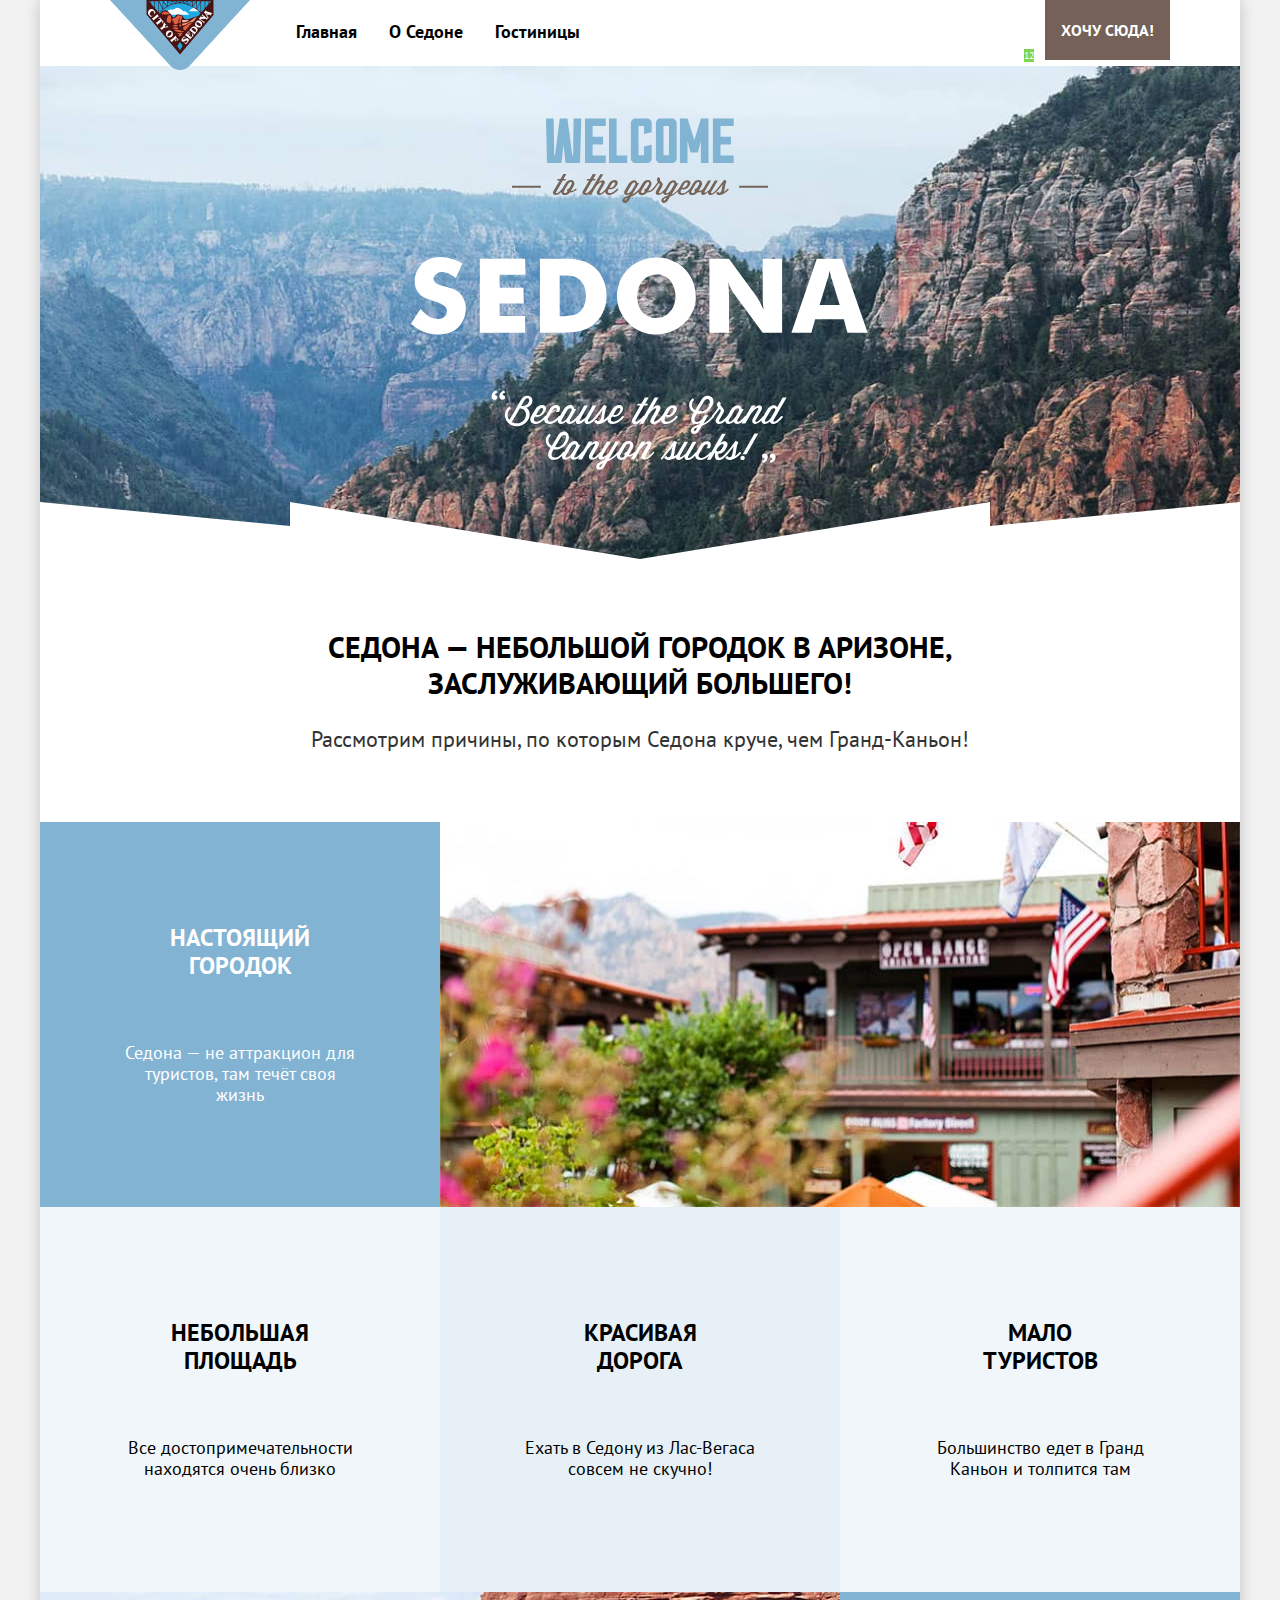
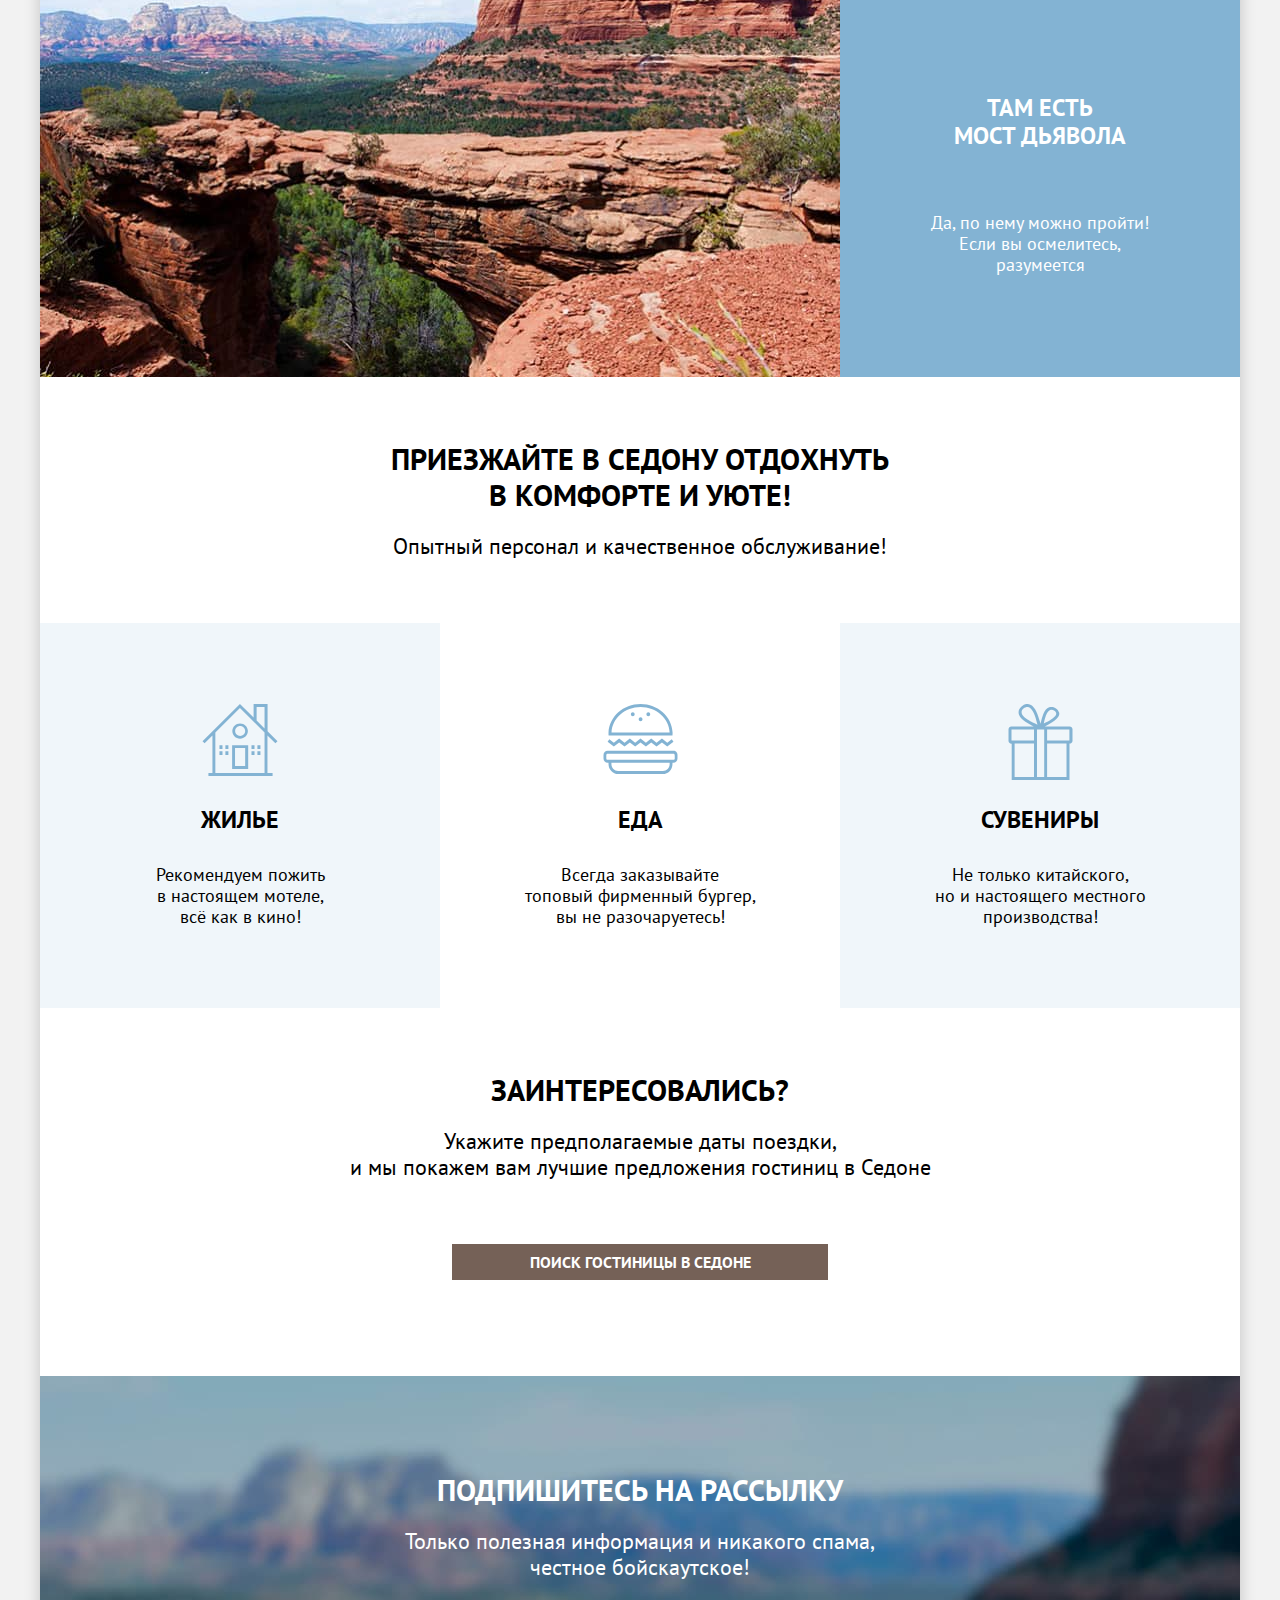
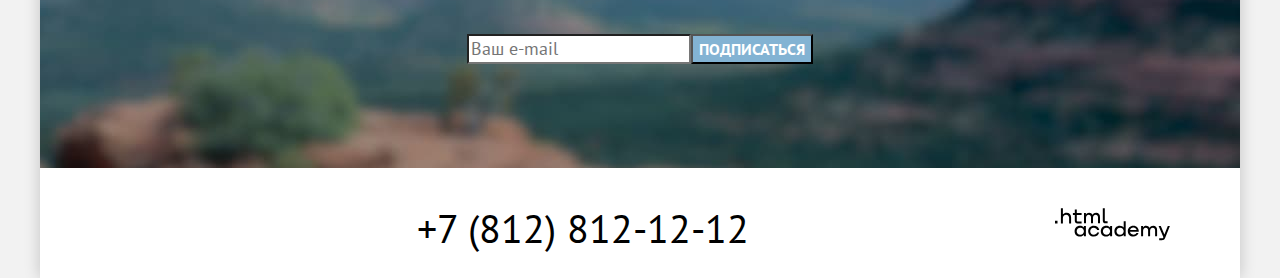
<file: index.html>
<!DOCTYPE html>
<html lang="ru">
  <head>
    <meta charset="utf-8">
    <title>Седона</title>
    <link rel="stylesheet" href="styles/styles.css">
  </head>
  <body>
    <div class="big-container">

     <!-- Шапка -->
      <header class="main-header">
        <nav class="navigation">
          <a class="logo-of-sedona" href="#">
            <img class="logo" src="images/header/logo-sedona.svg" width="140" height="70" alt="Логотип города Седона.">
          </a>

          <ul class="navigation-list">
            <li class="navigation-item">
             <a class="navigation-link">Главная</a>
            </li>
            <li class="navigation-item">
              <a class="navigation-link" href="#">О Седоне</a>
            </li>
            <li class="navigation-item">
              <a class="navigation-link" href="hotels.html">Гостиницы</a>
            </li>
          </ul>
          <ul class="navigation-user">
            <li class="navigation-item">
              <a class="navigation-link" href="#">
                <span class="visually-hidden">Поиск.</span>
              </a>
            </li>
            <li class="navigation-item">
              <a class="navigation-link" href="#">
                <span class="visually-hidden">Мне нравится.</span>
              </a>
              <span class="number-of-likes">12</span>
            </li>
            <li class="navigation-item">
              <a class="navigation-link wanted-button"  href="#">Хочу сюда!</a>
            </li>
          </ul>
        </nav>
      </header>

      <main class="main-container main-index">

          <!--Главный заголовок с фоном -->

        <section class="hero">
          <h1 class="visually-hidden">Добро пожаловать в Седону.</h1>
          <img class="hero-welcome" src="images/header/welcome.svg" width="458" height="352" alt="Welcome to gorgerous Sedona. Because the Grand Canyon sucks!">
        </section>

        <!-- Преимущества -->
          <section class="advantages">
            <h2 class="advantages-title">Седона — небольшой городок в Аризоне,<br>заслуживающий большего!</h2>
            <p class="advantages-reasons-view">Рассмотрим причины, по которым Седона круче, чем Гранд-Каньон!</p>

            <ul class="advantages-list">

                <li class="real-town">
                  <div class="town">
                    <h3 class="advantages-item advantages-item-accent">Настоящий<br> городок</h3>
                    <p class="advantages-reason">Седона — не аттракцион для<br>туристов, там течёт своя<br>жизнь</p>
                  </div>
                    <img class="town-views" src="images/town.jpg" width="800" height="385" alt="Настоящий американский городок.">
                </li>


              <div class="road">
                <li class="small-area">
                  <h3 class="advantages-item">Небольшая<br> площадь</h3>
                  <p class="advantages-reason">Все достопримечательности<br>находятся очень близко</p>
                </li>

                <li class="nice-road">
                  <h3 class="advantages-item">Красивая<br> дорога</h3>
                  <p class="advantages-reason">Ехать в Седону из Лас-Вегаса<br>совсем не скучно!</p>
                </li>

                <li class="few-tourists">
                  <h3 class="advantages-item">Мало <br>туристов</h3>
                  <p class="advantages-reason">Большинство едет в Гранд <br>Каньон и толпится там</p>
                </li>
             </div>

              <li class="devil-bridge">
                <img class="town-views" src="images/bridge.jpg" width="800" height="385" alt="Мост дьявола.">
              <div class="bridge">
                <h3 class="advantages-item advantages-item-accent">Там есть<br>мост дьявола</h3>
                <p class="advantages-reason">Да, по нему можно пройти!<br>Если вы осмелитесь,<br>разумеется</p>
              </div>
              </li>
            </ul>
          </section>

          <!-- Инфраструктура -->

          <section class="infrastructure">
            <h2 class="infrastructure-title">Приезжайте в Седону отдохнуть<br>в комфорте и уюте!</h2>
            <p class="infrastructure-reasons-view">Опытный персонал и качественное обслуживание!</p>
            <ul class="infrastructure-list">
                <li class="accommodation">
                  <h3 class="features">Жилье</h3>
                  <p class="infrastructure-reason">Рекомендуем пожить<br>в настоящем мотеле,<br>всё как в кино!</p>
                </li>
                <li class="food">
                  <h3 class="features">Еда</h3>
                  <p class="infrastructure-reason">Всегда заказывайте<br>топовый фирменный бургер,<br>вы не разочаруетесь!</p>
                </li>
                <li class="souvenirs">
                  <h3 class="features">Сувениры</h3>
                  <p class="infrastructure-reason">Не только китайского,<br>но и настоящего местного<br>производства!</p>
                </li>
            </ul>
          </section>

          <!-- приглашение -->

          <section class="invitation">
            <h2 class="invitation-title">Заинтересовались?</h2>
            <p class="invitation-reasons-view">Укажите предполагаемые даты поездки,<br>и мы покажем вам лучшие предложения гостиниц в Седоне</p>
            <a class="hotels-button wanted-button" href="hotels.html">Поиск гостиницы в Седоне</a>
          </section>
         </main>

        <!-- Подвал с фоном -->

      <footer class="page-footer">

        <section class="subscribe">
          <h2 class="subscribe-title">Подпишитесь на рассылку</h2>
          <p class="no-spam">Только полезная информация и никакого спама,<br>честное бойскаутское!</p>
            <form class="subscribe-form" action="https://echo.htmlacademy.ru" method="post">
              <p class="subscribe-form-name">
                <label class="visually-hidden" for="user-email">Ваш e-mail</label>
                <input class="your-email" type="email" id="user-email" name="user-email" placeholder="Ваш e-mail" required>
              </p>
              <button class="subscribe-button wanted-button" type="submit">Подписаться</button>
            </form>
        </section>

         <!-- Подвал с контактами -->

          <section class="contacts">
            <ul class="networks">
              <li class="networks-item">
                <a class="networks-link" href="https://vk.com/htmlacademy">
                  <span class="visually-hidden">Vkontakte.</span>
                </a>
              </li>
              <li class="networks-item">
                <a class="networks-link" href="https://t.me/htmlacademy">
                  <span class="visually-hidden">Telegram.</span>
                </a>
              </li>
              <li class="networks-item">
                <a class="networks-link" href="https://www.youtube.com/user/htmlacademyru">
                  <span class="visually-hidden">Youtube.</span>
                </a>
              </li>
            </ul>
            <a class="phone" href="tel:+78128121212">+7 (812) 812-12-12</a>
            <div class="logo-of-academy">
              <a class="academy-link"  href="https://htmlacademy.ru/">
                <img class="logo-of-academy" src="images/footer/html-academy.svg" width="115" height="33" alt="Логотип htmlacademy.">
              </a>
            </div>
          </section>
      </footer>
    </div>
   </body>
</html>
</file>
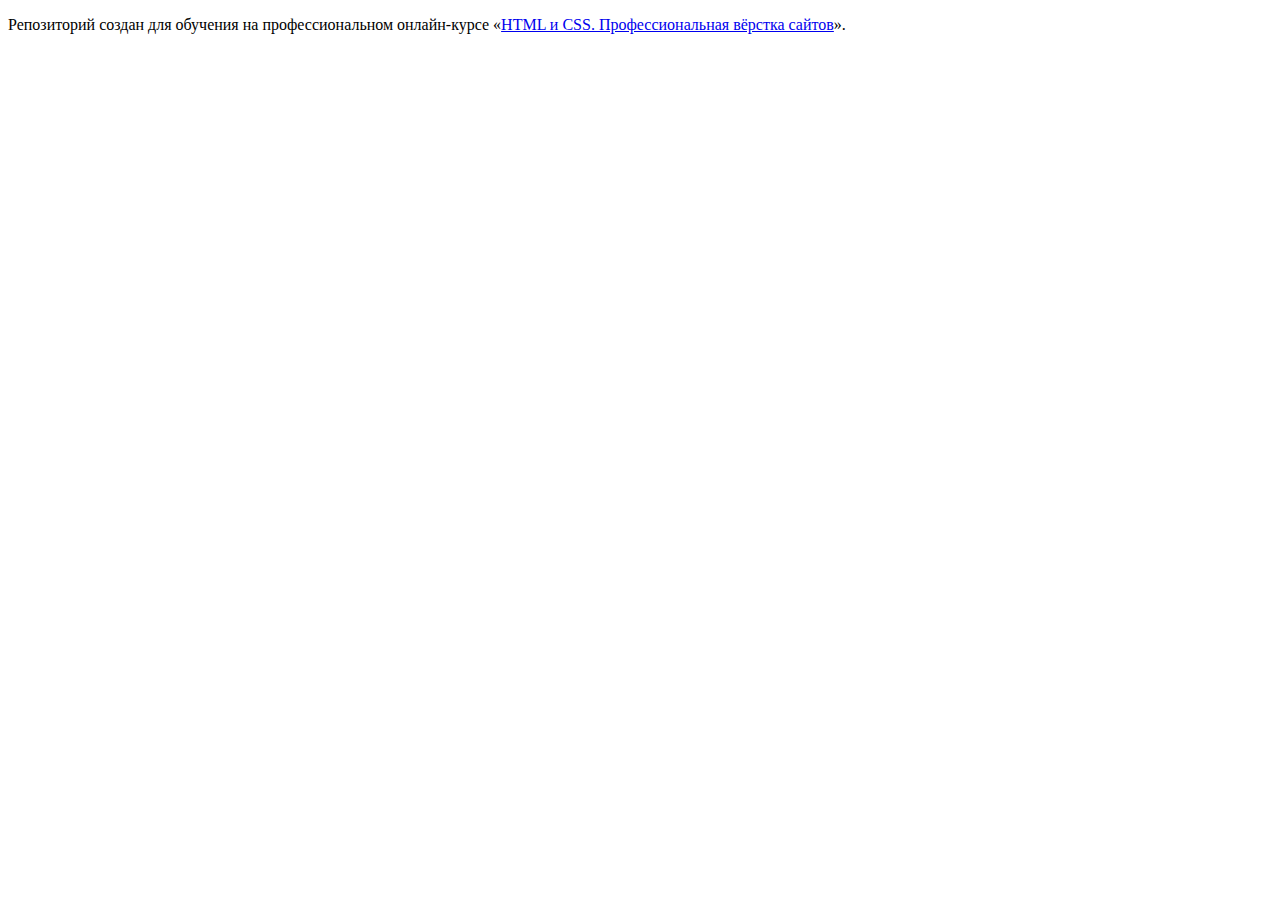
<file: 1/index.html>
<!DOCTYPE html>
<html lang="ru">
  <head>
    <meta charset="utf-8">
    <title>HTML Academy: Седона</title>
    <base href="https://htmlacademy-htmlcss.github.io/2159811-sedona-36/1/">
</head>
  <body>

    <p>Репозиторий создан для обучения на профессиональном онлайн‑курсе «<a href="https://htmlacademy.ru/intensive/htmlcss">HTML и CSS. Профессиональная вёрстка сайтов</a>».</p>

  </body>
</html>
</file>
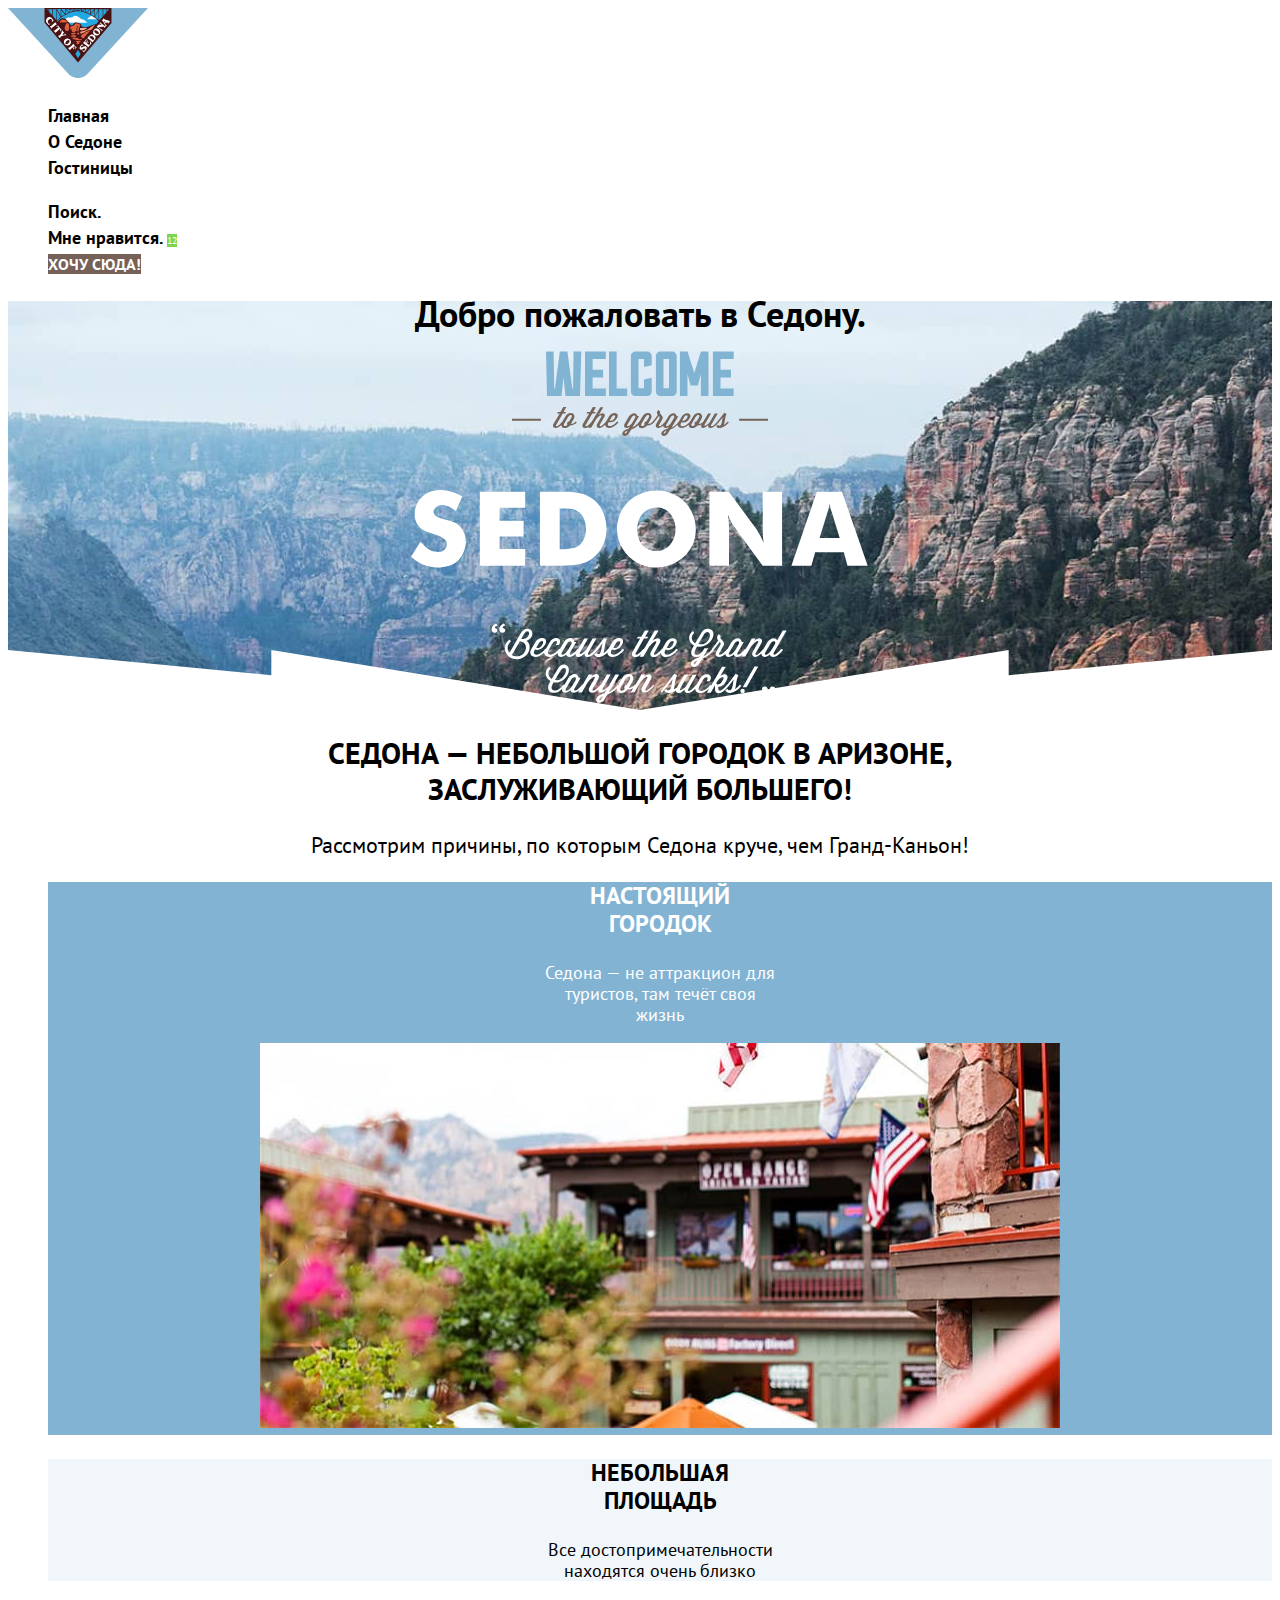
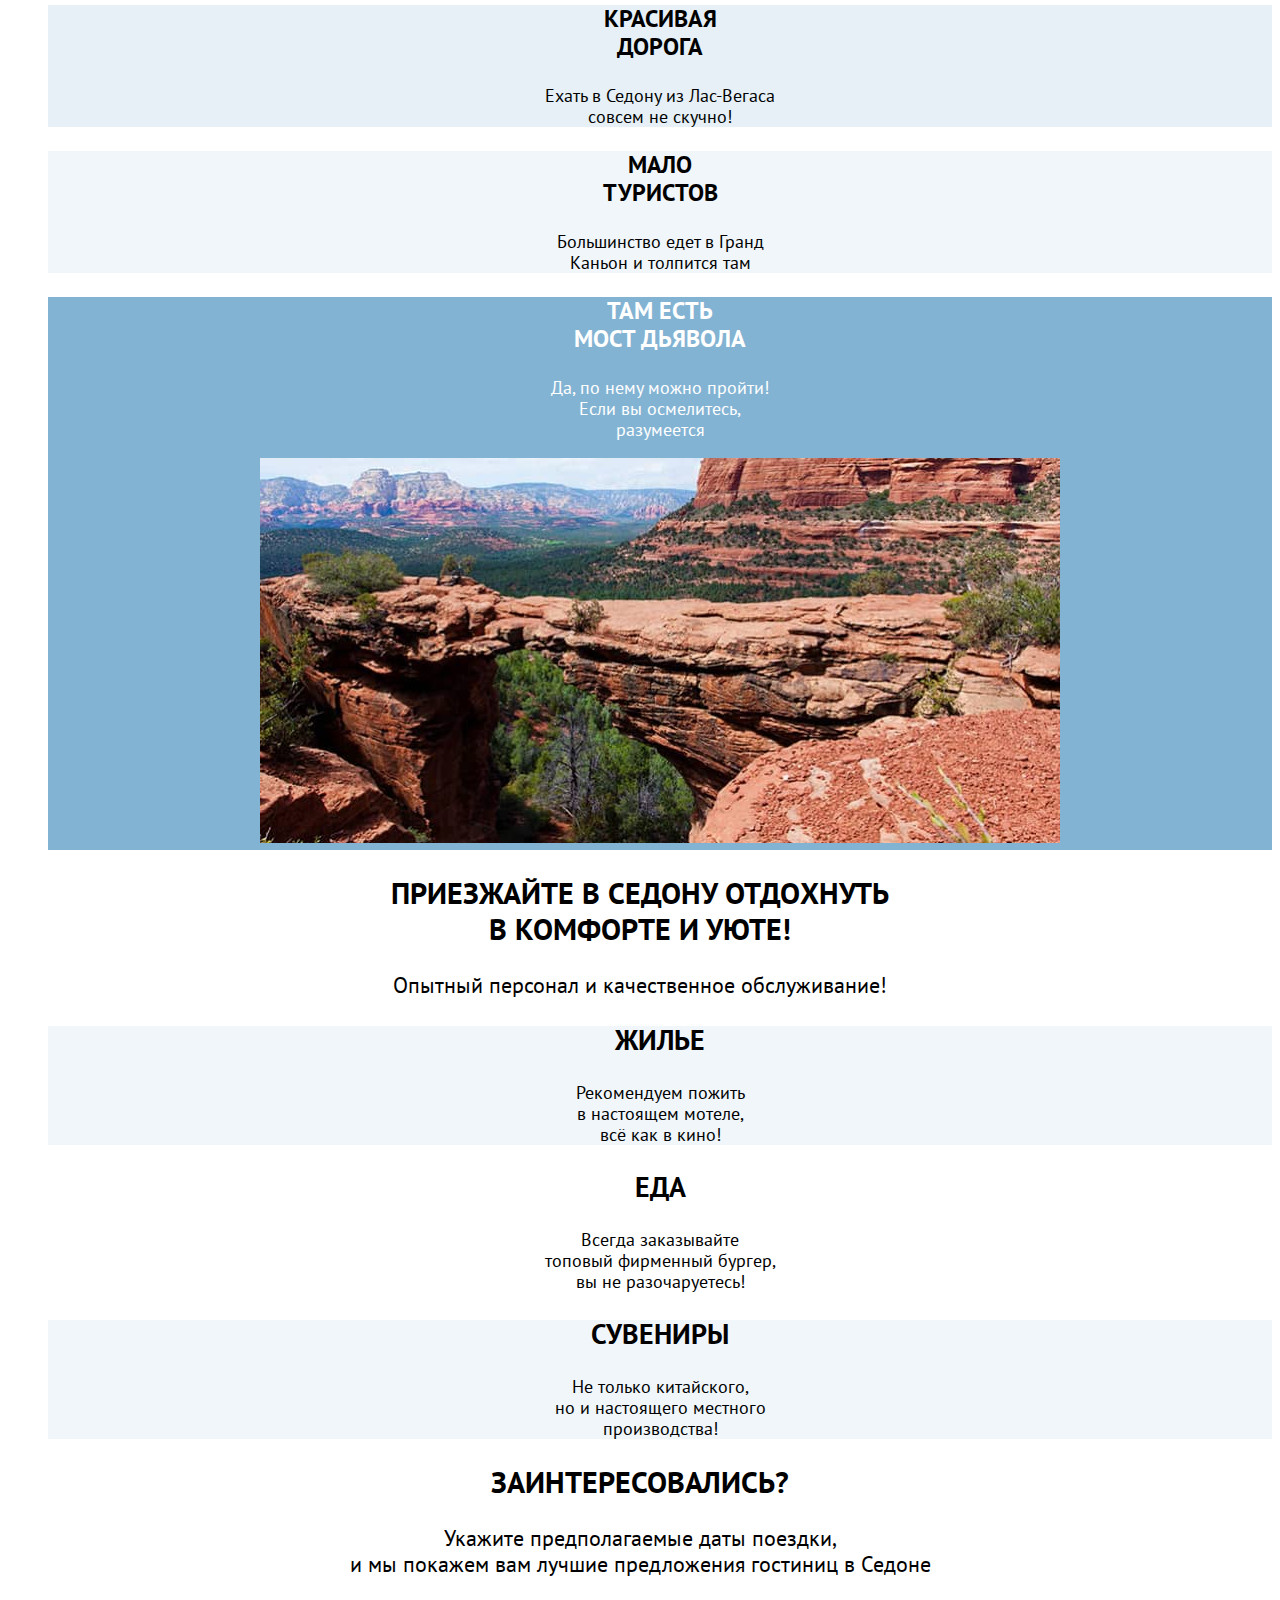
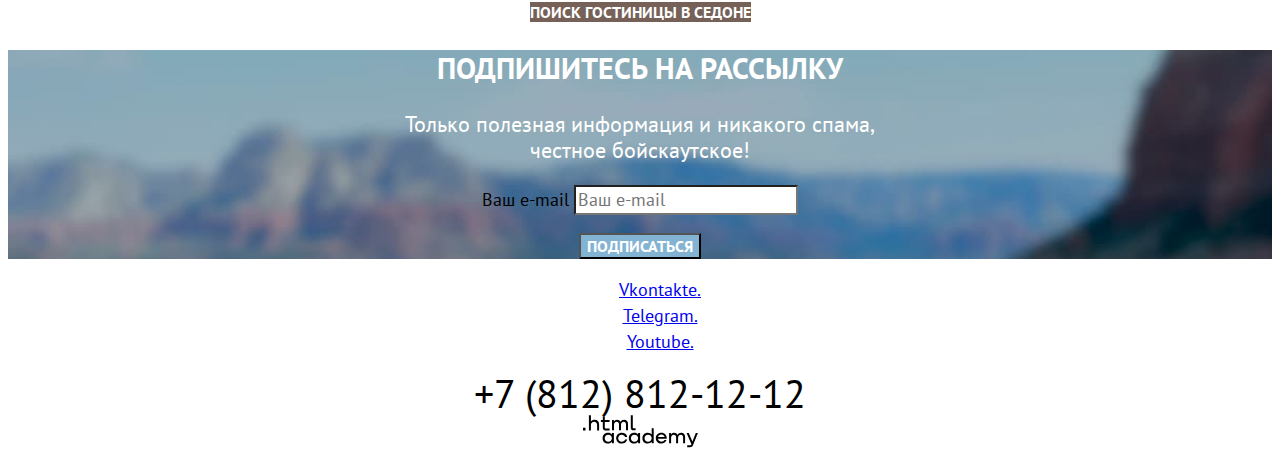
<file: 3/index.html>
<!DOCTYPE html>
<html lang="ru">
  <head>
    <meta charset="utf-8">
    <title>Седона</title>
    <link rel="stylesheet" href="styles/styles.css">
    <base href="https://htmlacademy-htmlcss.github.io/2159811-sedona-36/3/">
</head>
  <body>

 <!-- Шапка -->

<header class="main-header">
  <nav class="navigation">
      <a class="logo-of-sedona" href="#">
        <img class="logo" src="images/header/logo-sedona.svg" width="140" height="70" alt="Логотип города Седона.">
      </a>

    <ul class="navigation-list">
        <li class="navigation-item">
        <a class="navigation-link">Главная</a>
      </li>
      <li class="navigation-item">
        <a class="navigation-link" href="#">О Седоне</a>
      </li>
      <li class="navigation-item">
        <a class="navigation-link" href="hotels.html">Гостиницы</a>
      </li>
    </ul>
    <ul class="navigation-list navigation-user">
      <li class="navigation-item">
        <a class="navigation-link" href="#">
          <span class="visually-hidden">Поиск.</span>
        </a>
      </li>
      <li class="navigation-item">
        <a class="navigation-link" href="#">
          <span class="visually-hidden">Мне нравится.</span>
        </a>
        <span class="number-of-likes">12</span>
      </li>
      <li class="navigation-item">
        <a class="navigation-link wanted-button"  href="#">Хочу сюда!</a>
      </li>
    </ul>
    </nav>
</header>


<main class="main-index">

   <!--Главный заголовок с фоном -->

  <section class="hero">
    <h1 class="visually-hidden">Добро пожаловать в Седону.</h1>
    <img class="hero-welcome" src="images/header/welcome.svg" width="458" height="352" alt="Welcome to gorgerous Sedona. Because the Grand Canyon sucks!">
     </section>

    <!-- Преимущества -->

  <section class="advantages">
    <h2 class="advantages-title">Седона — небольшой городок в Аризоне,<br>заслуживающий большего!</h2>
    <p class="advantages-reasons-view">Рассмотрим причины, по которым Седона круче, чем Гранд-Каньон!</p>

        <ul class="advantages-list">

          <li class="real-town">
          <h3 class="advantages-item advantages-item-accent">Настоящий<br> городок</h3>
            <p class="advantages-reason advantages-reason-accent">Седона — не аттракцион для<br>туристов, там течёт своя<br>жизнь</p>
            <img class="town-views" src="images/town.jpg" width="800" height="385" alt="Настоящий американский городок.">
          </li>

          <li class="small-area">
            <h3 class="advantages-item">Небольшая<br> площадь</h3>
            <p class="advantages-reason">Все достопримечательности<br>находятся очень близко</p>
          </li>

          <li class="nice-road">
            <h3 class="advantages-item">Красивая<br> дорога</h3>
            <p class="advantages-reason">Ехать в Седону из Лас-Вегаса<br>совсем не скучно!</p>
          </li>

          <li class="few-tourists">
            <h3 class="advantages-item">Мало <br>туристов</h3>
            <p class="advantages-reason">Большинство едет в Гранд <br>Каньон и толпится там</p>
          </li>

          <li class="devil-bridge">
            <h3 class="advantages-item advantages-item-accent">Там есть<br>мост дьявола</h3>
            <p class="advantages-reason advantages-reason-accent">Да, по нему можно пройти!<br>Если вы осмелитесь,<br>разумеется</p>
            <img class="town-views" src="images/bridge.jpg" width="800" height="385" alt="Мост дьявола.">
          </li>
        </ul>
  </section>

  <!-- Инфраструктура -->

  <section class="infrastructure">
    <h2 class="infrastructure-title">Приезжайте в Седону отдохнуть<br>в комфорте и уюте!</h2>
    <p class="infrastructure-reasons-view">Опытный персонал и качественное обслуживание!</p>
        <ul class="infrastructure-list">
          <li class="accommodation">
            <h3 class="our-accommodation">Жилье</h3>
            <p class="infrastructure-reason">Рекомендуем пожить<br>в настоящем мотеле,<br>всё как в кино!</p>
          </li>
          <li class="food">
            <h3 class="our-food">Еда</h3>
            <p class="infrastructure-reason">Всегда заказывайте<br>топовый фирменный бургер,<br>вы не разочаруетесь!</p>
          </li>
          <li class="souvenirs">
            <h3 class="our-souvenirs">Сувениры</h3>
            <p class="infrastructure-reason">Не только китайского,<br>но и настоящего местного<br>производства!</p>
          </li>
        </ul>
  </section>

   <!-- приглашение -->

  <section class="invitation">
    <h2 class="invitation-title">Заинтересовались?</h2>
    <p class="invitation-reasons-view">Укажите предполагаемые даты поездки,<br>и мы покажем вам лучшие предложения гостиниц в Седоне</p>
    <a class="hotels-button wanted-button" href="hotels.html">Поиск гостиницы в Седоне</a>
  </section>
</main>

<!-- Подвал с фоном -->

    <footer class="page-footer">
      <section class="subscribe">
        <h2 class="subscribe-title">Подпишитесь на рассылку</h2>
        <p class="no-spam">Только полезная информация и никакого спама,<br>честное бойскаутское!</p>
        <form class="subscribe-form" action="https://echo.htmlacademy.ru" method="post">
          <p class="subscribe-form-name">
            <label class="visually-hidden" for="user-email">Ваш e-mail</label>
          <input class="your-email" type="email" id="user-email" name="user-email" placeholder="Ваш e-mail" required>
          </p>
          <button class="subscribe-button wanted-button" type="submit">Подписаться</button>
        </form>
      </section>


      <!-- Подвал с контактами -->

      <section class="contacts">
        <ul class="networks">
          <li class="networks-item">
            <a class="networks-link" href="https://vk.com/htmlacademy">
              <span class="visually-hidden">Vkontakte.</span>
            </a>
          </li>
          <li class="networks-item">
            <a class="networks-link" href="https://t.me/htmlacademy">
              <span class="visually-hidden">Telegram.</span>
            </a>
          </li>
          <li class="networks-item">
            <a class="networks-link" href="https://www.youtube.com/user/htmlacademyru">
              <span class="visually-hidden">Youtube.</span>
            </a>
          </li>
        </ul>
        <a class="phone" href="tel:+78128121212">+7 (812) 812-12-12</a>
        <div class="logo-of-academy">
          <a class="academy-link"  href="https://htmlacademy.ru/">
            <img class="logo-of-academy" src="images/footer/html-academy.svg" width="115" height="33" alt="Логотип htmlacademy.">
          </a>
        </div>
      </section>
    </footer>
 </body>
</html>
</file>
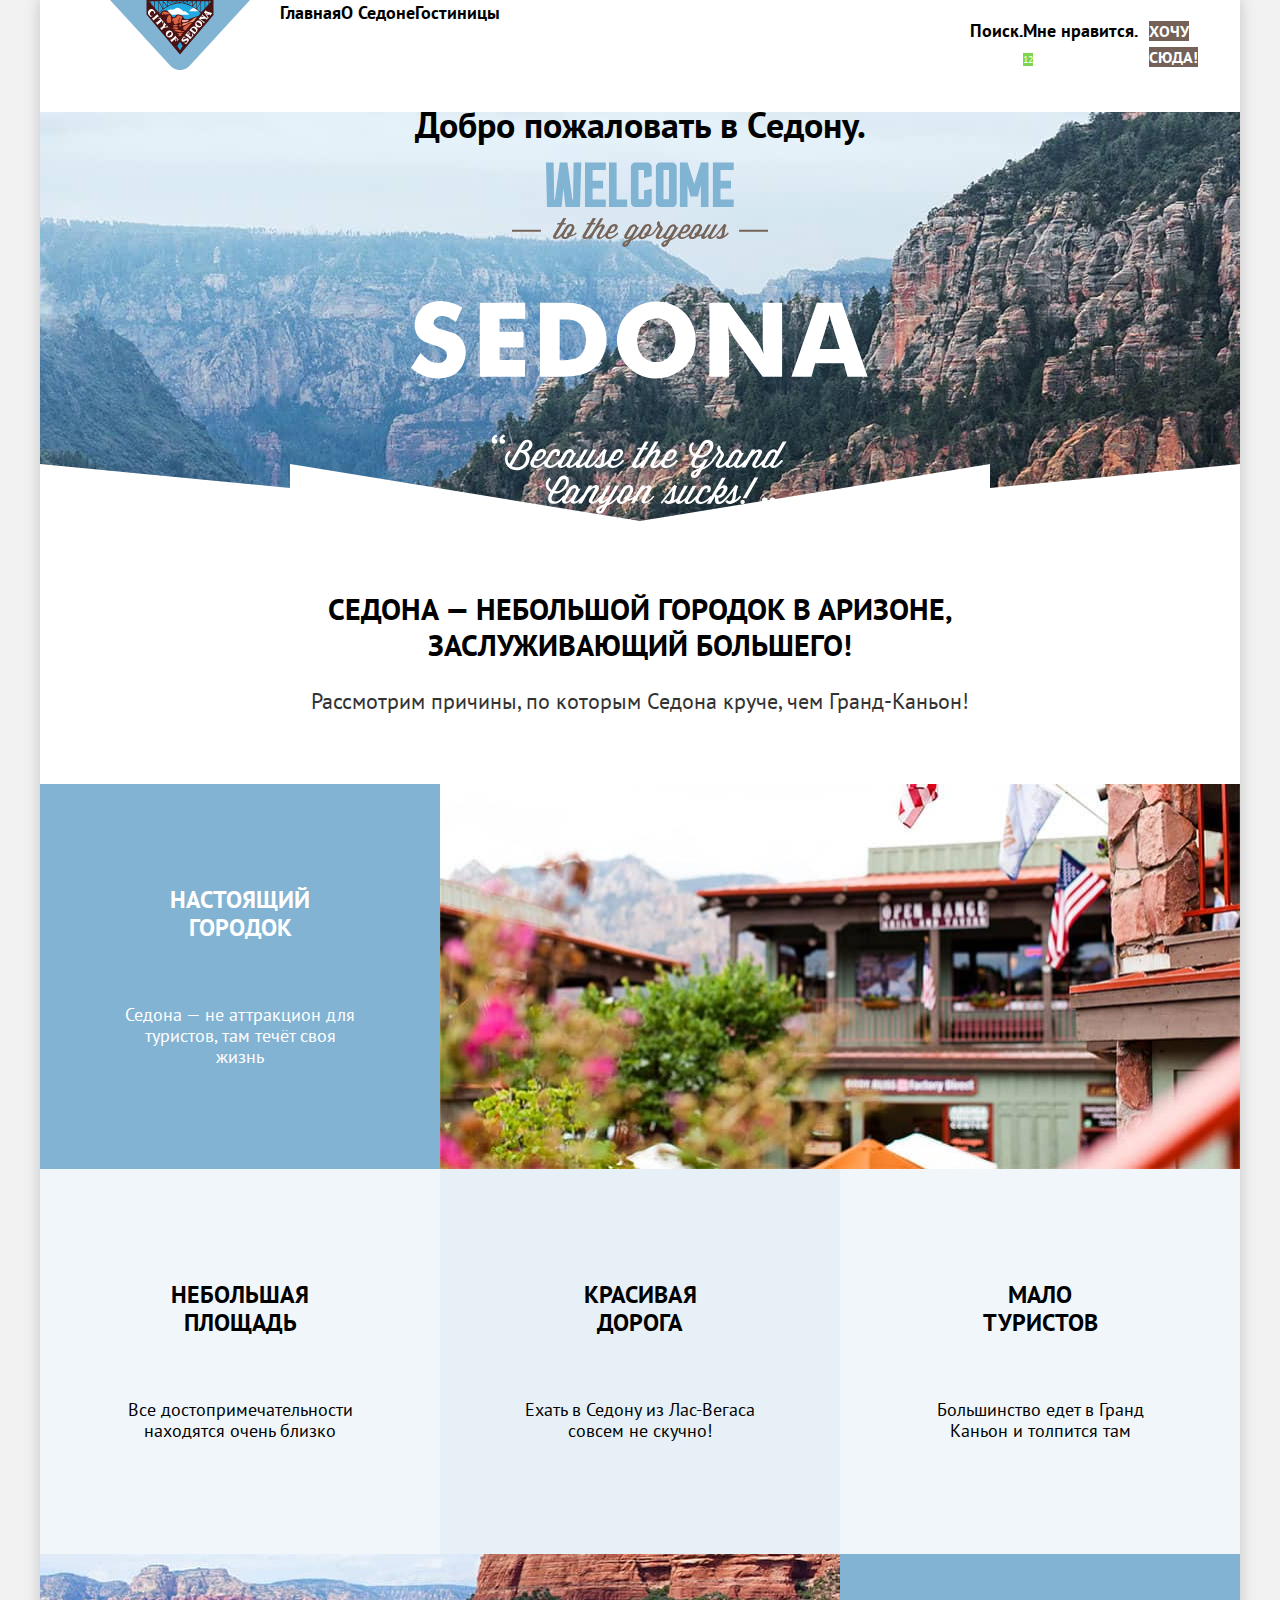
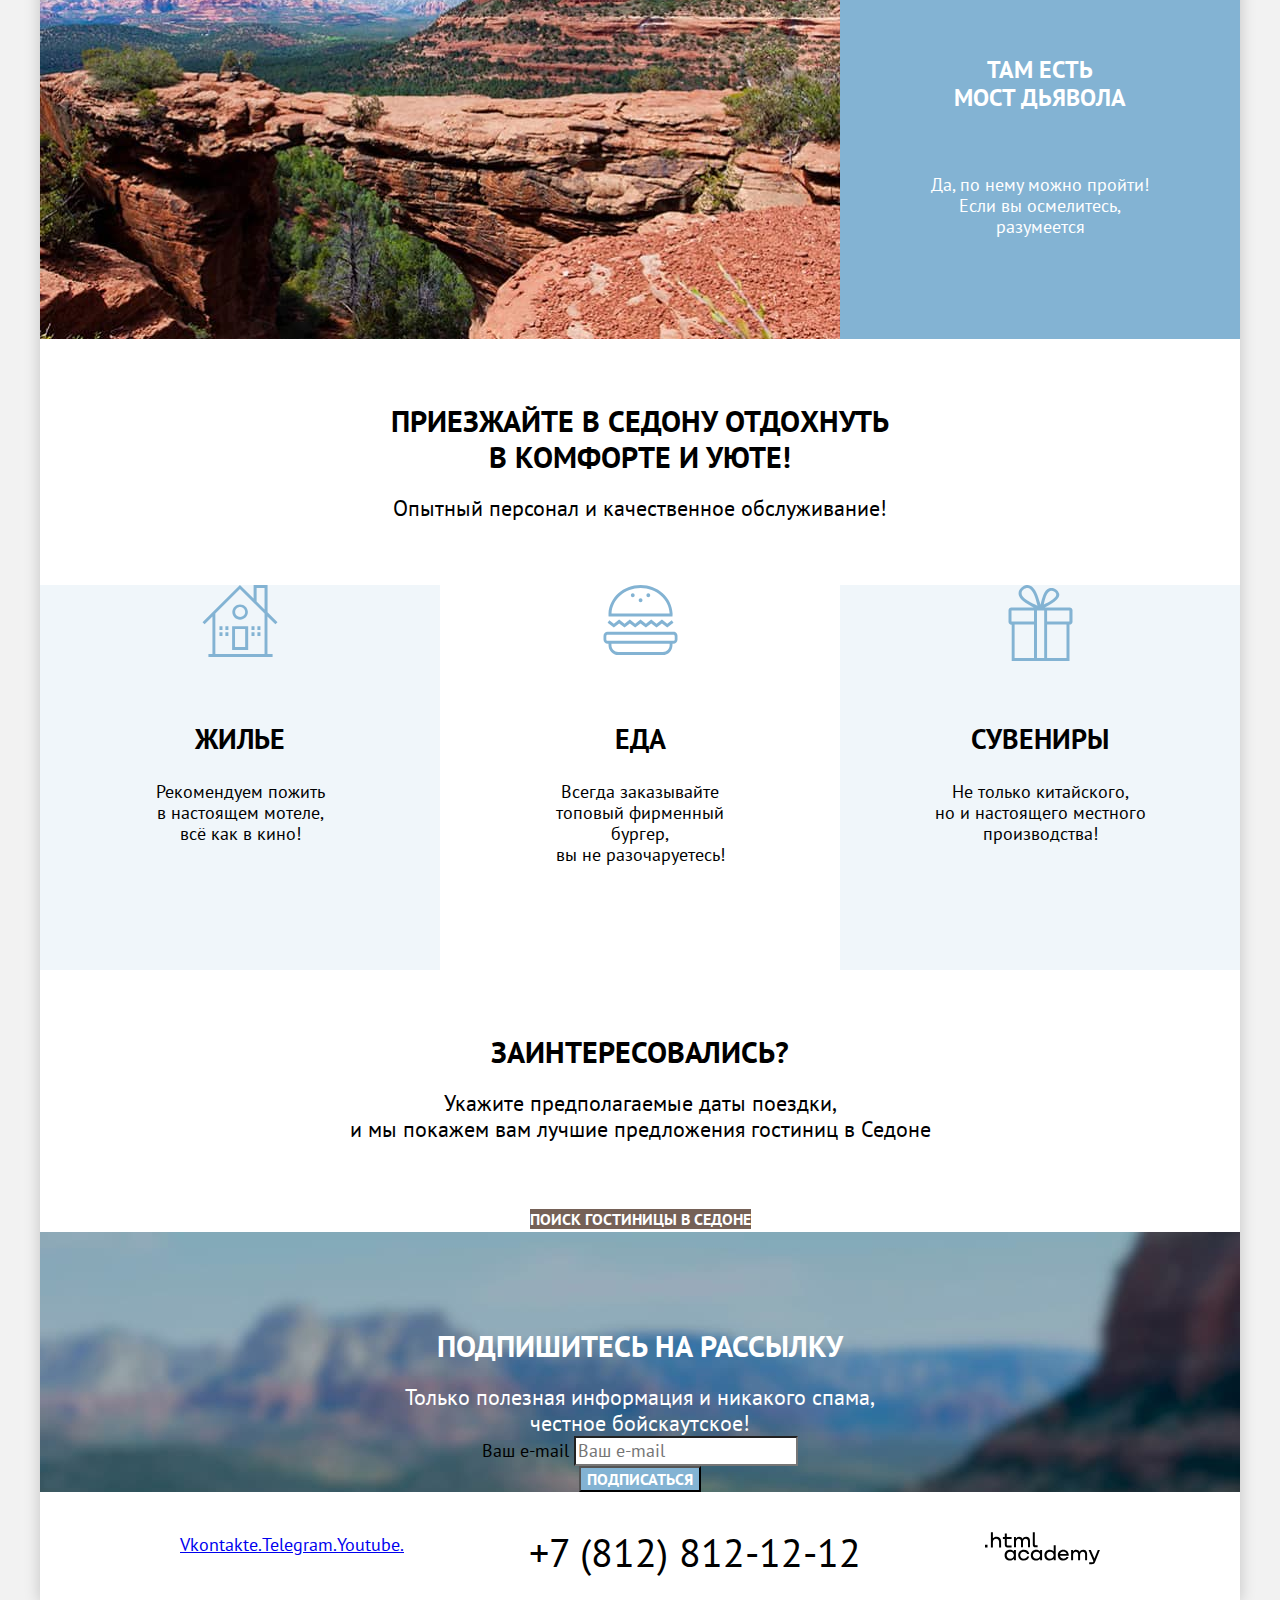
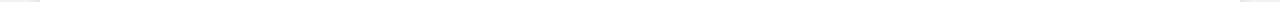
<file: 4/index.html>
<!DOCTYPE html>
<html lang="ru">
  <head>
    <meta charset="utf-8">
    <title>Седона</title>
    <link rel="stylesheet" href="styles/styles.css">
    <base href="https://htmlacademy-htmlcss.github.io/2159811-sedona-36/4/">
</head>
  <body>
    <div class="big-container">

     <!-- Шапка -->
      <header class="main-header">
        <nav class="navigation">
          <a class="logo-of-sedona" href="#">
            <img class="logo" src="images/header/logo-sedona.svg" width="140" height="70" alt="Логотип города Седона.">
          </a>

          <ul class="navigation-list">
            <li class="navigation-item">
             <a class="navigation-link">Главная</a>
            </li>
            <li class="navigation-item">
              <a class="navigation-link" href="#">О Седоне</a>
            </li>
            <li class="navigation-item">
              <a class="navigation-link" href="hotels.html">Гостиницы</a>
            </li>
          </ul>
          <ul class="navigation-user">
            <li class="navigation-item">
              <a class="navigation-link" href="#">
                <span class="visually-hidden">Поиск.</span>
              </a>
            </li>
            <li class="navigation-item">
              <a class="navigation-link" href="#">
                <span class="visually-hidden">Мне нравится.</span>
              </a>
              <span class="number-of-likes">12</span>
            </li>
            <li class="navigation-item">
              <a class="navigation-link wanted-button"  href="#">Хочу сюда!</a>
            </li>
          </ul>
        </nav>
      </header>

      <main class="main-container main-index">

          <!--Главный заголовок с фоном -->

        <section class="hero">
          <h1 class="visually-hidden">Добро пожаловать в Седону.</h1>
          <img class="hero-welcome" src="images/header/welcome.svg" width="458" height="352" alt="Welcome to gorgerous Sedona. Because the Grand Canyon sucks!">
        </section>

        <!-- Преимущества -->
          <section class="advantages">
            <h2 class="advantages-title">Седона — небольшой городок в Аризоне,<br>заслуживающий большего!</h2>
            <p class="advantages-reasons-view">Рассмотрим причины, по которым Седона круче, чем Гранд-Каньон!</p>

            <ul class="advantages-list">

                <li class="real-town">
                  <div class="town">
                    <h3 class="advantages-item advantages-item-accent">Настоящий<br> городок</h3>
                    <p class="advantages-reason">Седона — не аттракцион для<br>туристов, там течёт своя<br>жизнь</p>
                  </div>
                    <img class="town-views" src="images/town.jpg" width="800" height="385" alt="Настоящий американский городок.">
                </li>


              <div class="road">
                <li class="small-area">
                  <h3 class="advantages-item">Небольшая<br> площадь</h3>
                  <p class="advantages-reason">Все достопримечательности<br>находятся очень близко</p>
                </li>

                <li class="nice-road">
                  <h3 class="advantages-item">Красивая<br> дорога</h3>
                  <p class="advantages-reason">Ехать в Седону из Лас-Вегаса<br>совсем не скучно!</p>
                </li>

                <li class="few-tourists">
                  <h3 class="advantages-item">Мало <br>туристов</h3>
                  <p class="advantages-reason">Большинство едет в Гранд <br>Каньон и толпится там</p>
                </li>
             </div>

              <li class="devil-bridge">
                <img class="town-views" src="images/bridge.jpg" width="800" height="385" alt="Мост дьявола.">
              <div class="bridge">
                <h3 class="advantages-item advantages-item-accent">Там есть<br>мост дьявола</h3>
                <p class="advantages-reason">Да, по нему можно пройти!<br>Если вы осмелитесь,<br>разумеется</p>
              </div>
              </li>
            </ul>
          </section>

          <!-- Инфраструктура -->

          <section class="infrastructure">
            <h2 class="infrastructure-title">Приезжайте в Седону отдохнуть<br>в комфорте и уюте!</h2>
            <p class="infrastructure-reasons-view">Опытный персонал и качественное обслуживание!</p>
            <ul class="infrastructure-list">
              <div class="road">
                <li class="accommodation">
                  <h3 class="our-accommodation">Жилье</h3>
                  <p class="infrastructure-reason">Рекомендуем пожить<br>в настоящем мотеле,<br>всё как в кино!</p>
                </li>
                <li class="food">
                  <h3 class="our-food">Еда</h3>
                  <p class="infrastructure-reason">Всегда заказывайте<br>топовый фирменный бургер,<br>вы не разочаруетесь!</p>
                </li>
                <li class="souvenirs">
                  <h3 class="our-souvenirs">Сувениры</h3>
                  <p class="infrastructure-reason">Не только китайского,<br>но и настоящего местного<br>производства!</p>
                </li>
              <div class="road">
            </ul>
          </section>

          <!-- приглашение -->

          <section class="invitation">
            <h2 class="invitation-title">Заинтересовались?</h2>
            <p class="invitation-reasons-view">Укажите предполагаемые даты поездки,<br>и мы покажем вам лучшие предложения гостиниц в Седоне</p>
            <a class="hotels-button wanted-button" href="hotels.html">Поиск гостиницы в Седоне</a>
          </section>
         </main>

        <!-- Подвал с фоном -->

      <footer class="page-footer">

        <section class="subscribe">
          <h2 class="subscribe-title">Подпишитесь на рассылку</h2>
          <p class="no-spam">Только полезная информация и никакого спама,<br>честное бойскаутское!</p>
          <div class="for-subscribers">
            <form class="subscribe-form" action="https://echo.htmlacademy.ru" method="post">
              <p class="subscribe-form-name">
                <label class="visually-hidden" for="user-email">Ваш e-mail</label>
                <input class="your-email" type="email" id="user-email" name="user-email" placeholder="Ваш e-mail" required>
              </p>
              <button class="subscribe-button wanted-button" type="submit">Подписаться</button>
            </form>
          </div>
        </section>

         <!-- Подвал с контактами -->

          <section class="contacts">
            <ul class="networks">
              <li class="networks-item">
                <a class="networks-link" href="https://vk.com/htmlacademy">
                  <span class="visually-hidden">Vkontakte.</span>
                </a>
              </li>
              <li class="networks-item">
                <a class="networks-link" href="https://t.me/htmlacademy">
                  <span class="visually-hidden">Telegram.</span>
                </a>
              </li>
              <li class="networks-item">
                <a class="networks-link" href="https://www.youtube.com/user/htmlacademyru">
                  <span class="visually-hidden">Youtube.</span>
                </a>
              </li>
            </ul>
            <a class="phone" href="tel:+78128121212">+7 (812) 812-12-12</a>
            <div class="logo-of-academy">
              <a class="academy-link"  href="https://htmlacademy.ru/">
                <img class="logo-of-academy" src="images/footer/html-academy.svg" width="115" height="33" alt="Логотип htmlacademy.">
              </a>
            </div>
          </section>
      </footer>
    </div>
   </body>
</html>
</file>
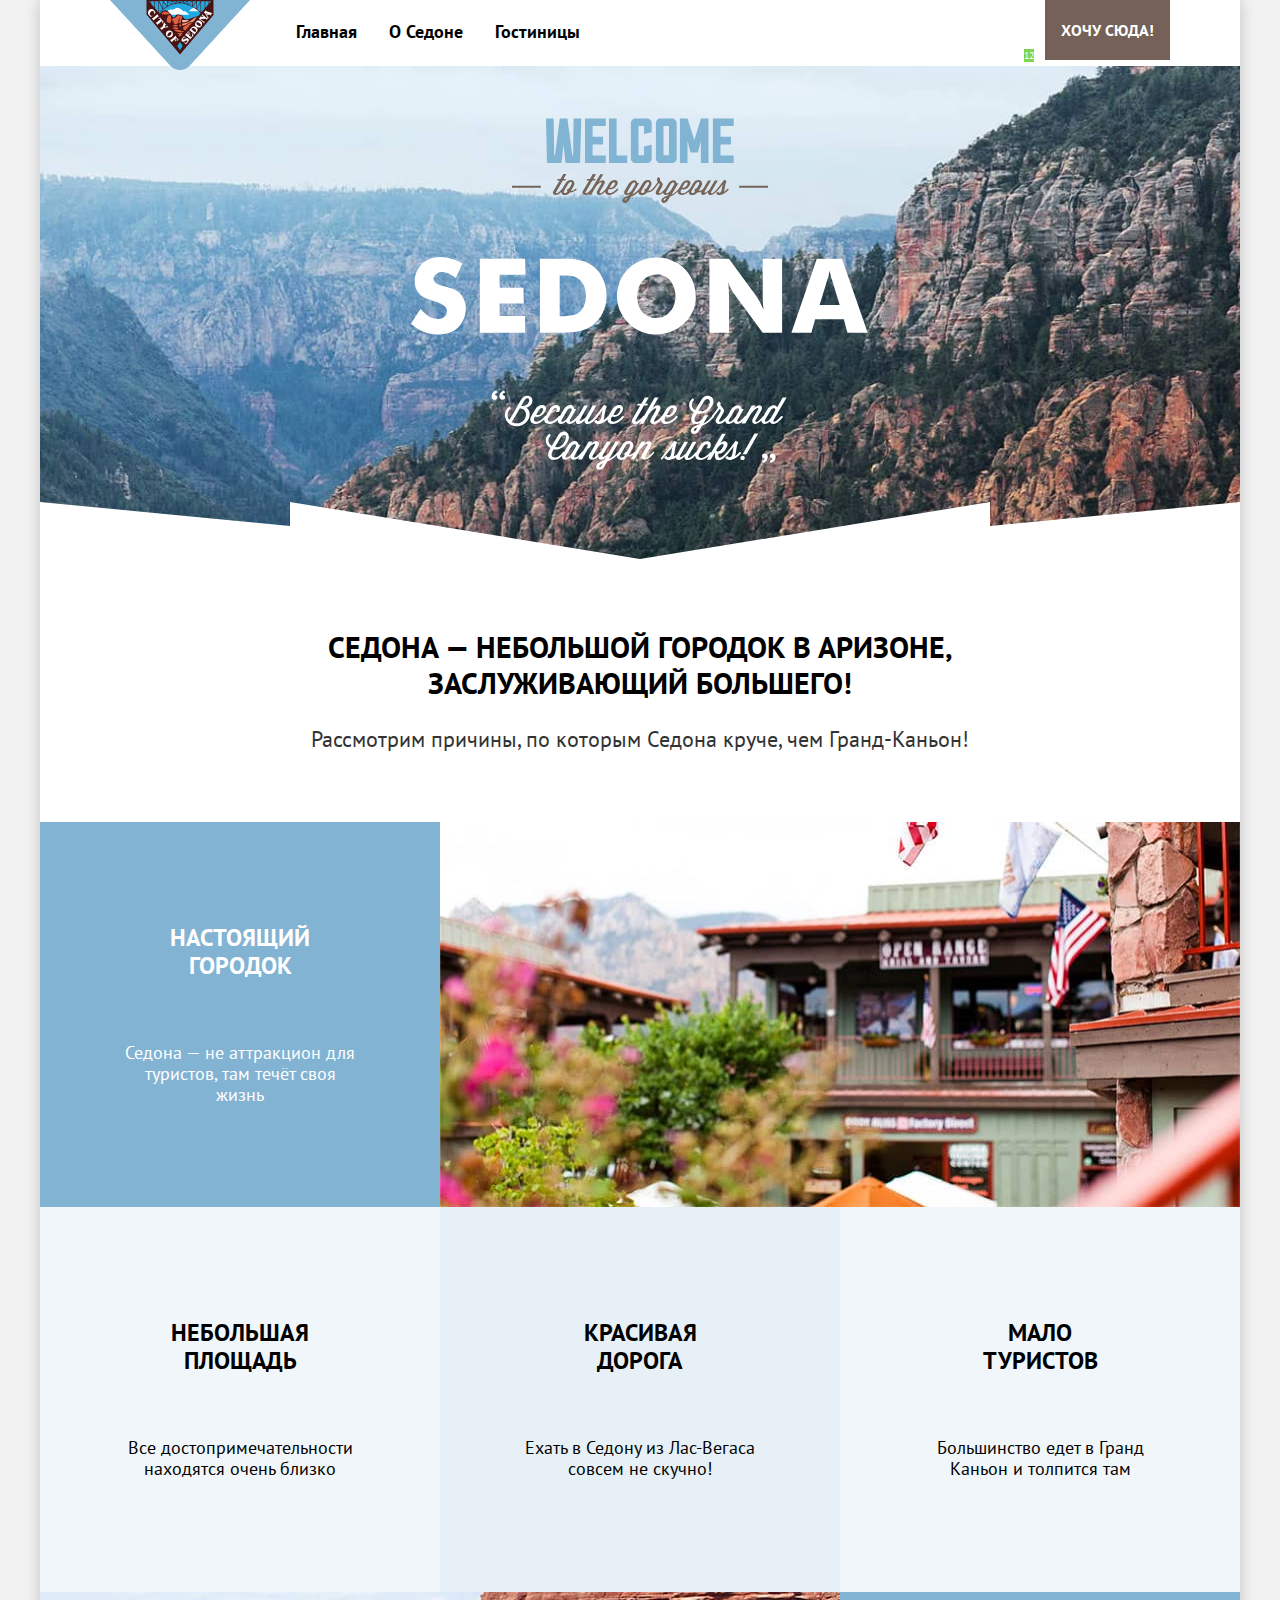
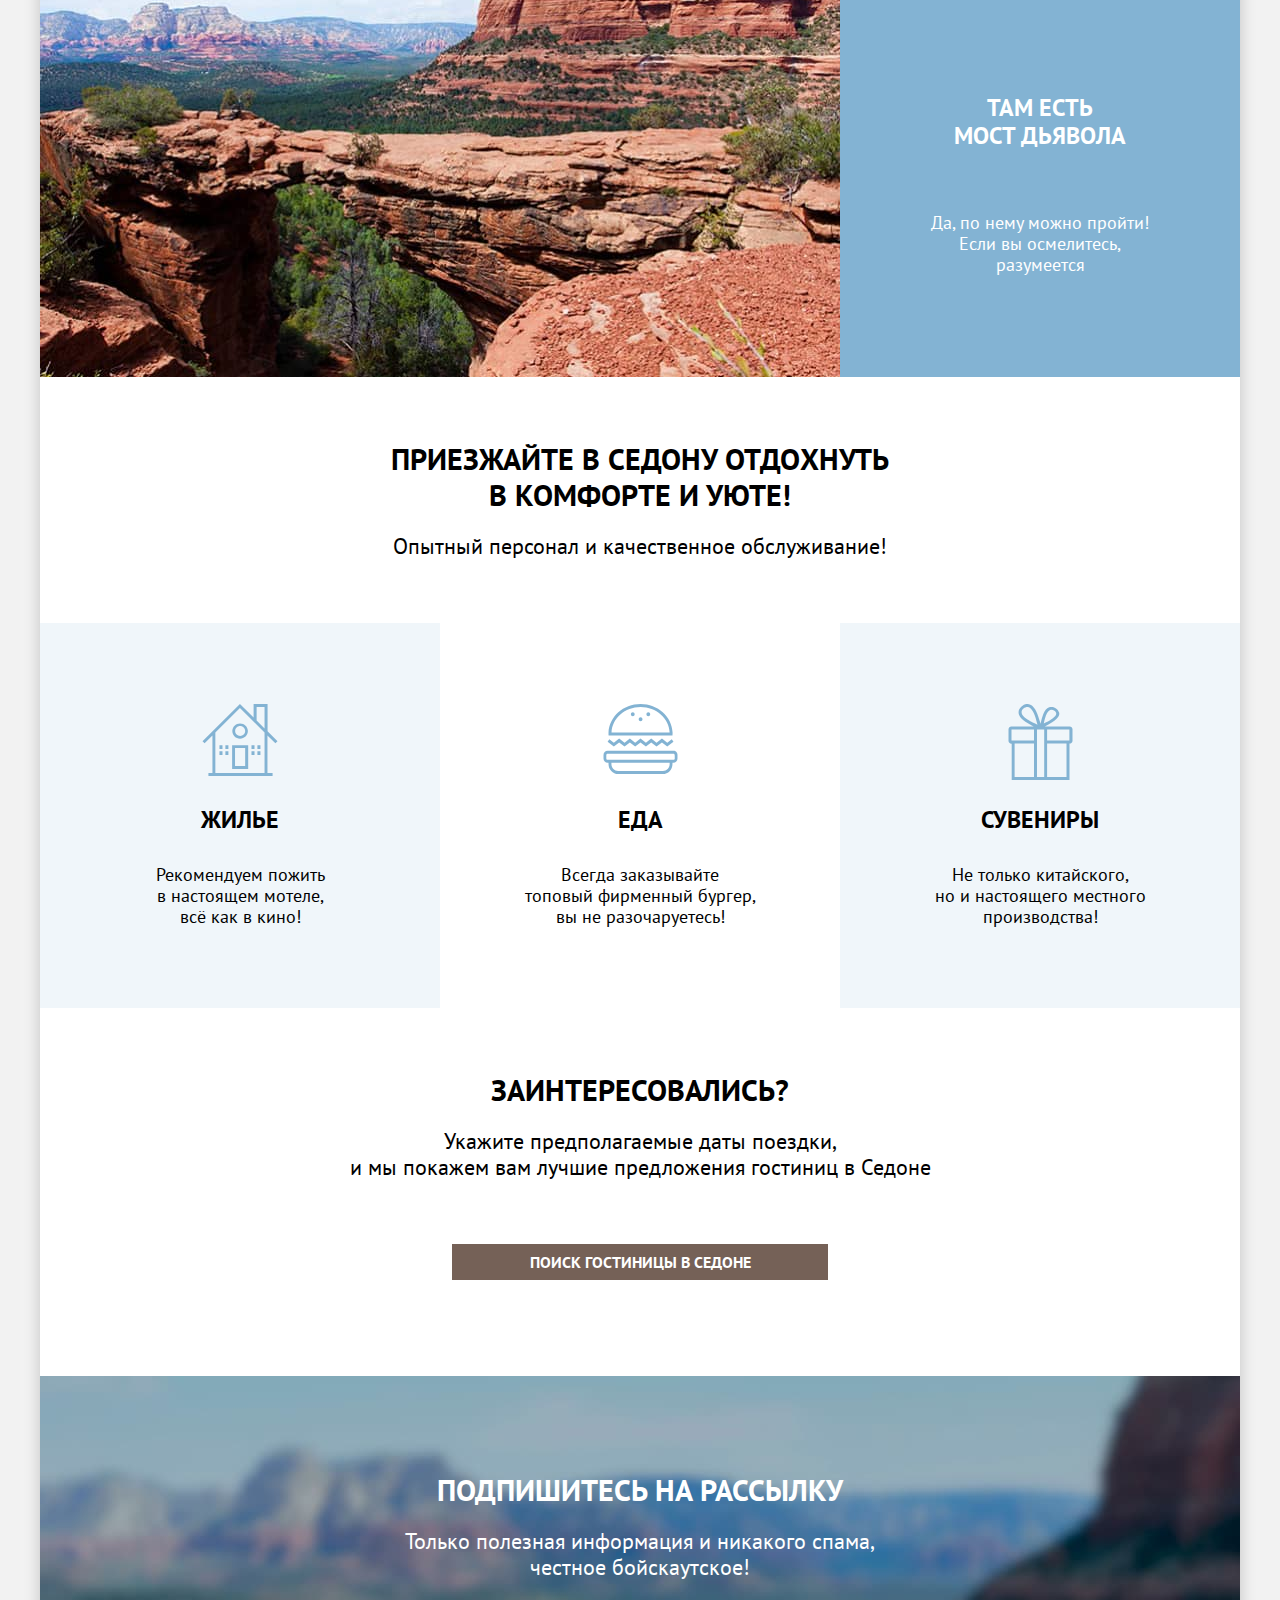
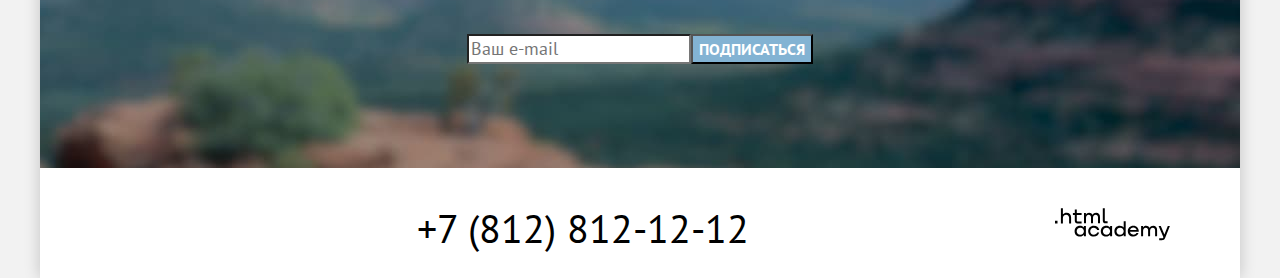
<file: 5/index.html>
<!DOCTYPE html>
<html lang="ru">
  <head>
    <meta charset="utf-8">
    <title>Седона</title>
    <link rel="stylesheet" href="styles/styles.css">
    <base href="https://htmlacademy-htmlcss.github.io/2159811-sedona-36/5/">
</head>
  <body>
    <div class="big-container">

     <!-- Шапка -->
      <header class="main-header">
        <nav class="navigation">
          <a class="logo-of-sedona" href="#">
            <img class="logo" src="images/header/logo-sedona.svg" width="140" height="70" alt="Логотип города Седона.">
          </a>

          <ul class="navigation-list">
            <li class="navigation-item">
             <a class="navigation-link">Главная</a>
            </li>
            <li class="navigation-item">
              <a class="navigation-link" href="#">О Седоне</a>
            </li>
            <li class="navigation-item">
              <a class="navigation-link" href="hotels.html">Гостиницы</a>
            </li>
          </ul>
          <ul class="navigation-user">
            <li class="navigation-item">
              <a class="navigation-link" href="#">
                <span class="visually-hidden">Поиск.</span>
              </a>
            </li>
            <li class="navigation-item">
              <a class="navigation-link" href="#">
                <span class="visually-hidden">Мне нравится.</span>
              </a>
              <span class="number-of-likes">12</span>
            </li>
            <li class="navigation-item">
              <a class="navigation-link wanted-button"  href="#">Хочу сюда!</a>
            </li>
          </ul>
        </nav>
      </header>

      <main class="main-container main-index">

          <!--Главный заголовок с фоном -->

        <section class="hero">
          <h1 class="visually-hidden">Добро пожаловать в Седону.</h1>
          <img class="hero-welcome" src="images/header/welcome.svg" width="458" height="352" alt="Welcome to gorgerous Sedona. Because the Grand Canyon sucks!">
        </section>

        <!-- Преимущества -->
          <section class="advantages">
            <h2 class="advantages-title">Седона — небольшой городок в Аризоне,<br>заслуживающий большего!</h2>
            <p class="advantages-reasons-view">Рассмотрим причины, по которым Седона круче, чем Гранд-Каньон!</p>

            <ul class="advantages-list">

                <li class="real-town">
                  <div class="town">
                    <h3 class="advantages-item advantages-item-accent">Настоящий<br> городок</h3>
                    <p class="advantages-reason">Седона — не аттракцион для<br>туристов, там течёт своя<br>жизнь</p>
                  </div>
                    <img class="town-views" src="images/town.jpg" width="800" height="385" alt="Настоящий американский городок.">
                </li>


              <div class="road">
                <li class="small-area">
                  <h3 class="advantages-item">Небольшая<br> площадь</h3>
                  <p class="advantages-reason">Все достопримечательности<br>находятся очень близко</p>
                </li>

                <li class="nice-road">
                  <h3 class="advantages-item">Красивая<br> дорога</h3>
                  <p class="advantages-reason">Ехать в Седону из Лас-Вегаса<br>совсем не скучно!</p>
                </li>

                <li class="few-tourists">
                  <h3 class="advantages-item">Мало <br>туристов</h3>
                  <p class="advantages-reason">Большинство едет в Гранд <br>Каньон и толпится там</p>
                </li>
             </div>

              <li class="devil-bridge">
                <img class="town-views" src="images/bridge.jpg" width="800" height="385" alt="Мост дьявола.">
              <div class="bridge">
                <h3 class="advantages-item advantages-item-accent">Там есть<br>мост дьявола</h3>
                <p class="advantages-reason">Да, по нему можно пройти!<br>Если вы осмелитесь,<br>разумеется</p>
              </div>
              </li>
            </ul>
          </section>

          <!-- Инфраструктура -->

          <section class="infrastructure">
            <h2 class="infrastructure-title">Приезжайте в Седону отдохнуть<br>в комфорте и уюте!</h2>
            <p class="infrastructure-reasons-view">Опытный персонал и качественное обслуживание!</p>
            <ul class="infrastructure-list">
                <li class="accommodation">
                  <h3 class="features">Жилье</h3>
                  <p class="infrastructure-reason">Рекомендуем пожить<br>в настоящем мотеле,<br>всё как в кино!</p>
                </li>
                <li class="food">
                  <h3 class="features">Еда</h3>
                  <p class="infrastructure-reason">Всегда заказывайте<br>топовый фирменный бургер,<br>вы не разочаруетесь!</p>
                </li>
                <li class="souvenirs">
                  <h3 class="features">Сувениры</h3>
                  <p class="infrastructure-reason">Не только китайского,<br>но и настоящего местного<br>производства!</p>
                </li>
            </ul>
          </section>

          <!-- приглашение -->

          <section class="invitation">
            <h2 class="invitation-title">Заинтересовались?</h2>
            <p class="invitation-reasons-view">Укажите предполагаемые даты поездки,<br>и мы покажем вам лучшие предложения гостиниц в Седоне</p>
            <a class="hotels-button wanted-button" href="hotels.html">Поиск гостиницы в Седоне</a>
          </section>
         </main>

        <!-- Подвал с фоном -->

      <footer class="page-footer">

        <section class="subscribe">
          <h2 class="subscribe-title">Подпишитесь на рассылку</h2>
          <p class="no-spam">Только полезная информация и никакого спама,<br>честное бойскаутское!</p>
            <form class="subscribe-form" action="https://echo.htmlacademy.ru" method="post">
              <p class="subscribe-form-name">
                <label class="visually-hidden" for="user-email">Ваш e-mail</label>
                <input class="your-email" type="email" id="user-email" name="user-email" placeholder="Ваш e-mail" required>
              </p>
              <button class="subscribe-button wanted-button" type="submit">Подписаться</button>
            </form>
        </section>

         <!-- Подвал с контактами -->

          <section class="contacts">
            <ul class="networks">
              <li class="networks-item">
                <a class="networks-link" href="https://vk.com/htmlacademy">
                  <span class="visually-hidden">Vkontakte.</span>
                </a>
              </li>
              <li class="networks-item">
                <a class="networks-link" href="https://t.me/htmlacademy">
                  <span class="visually-hidden">Telegram.</span>
                </a>
              </li>
              <li class="networks-item">
                <a class="networks-link" href="https://www.youtube.com/user/htmlacademyru">
                  <span class="visually-hidden">Youtube.</span>
                </a>
              </li>
            </ul>
            <a class="phone" href="tel:+78128121212">+7 (812) 812-12-12</a>
            <div class="logo-of-academy">
              <a class="academy-link"  href="https://htmlacademy.ru/">
                <img class="logo-of-academy" src="images/footer/html-academy.svg" width="115" height="33" alt="Логотип htmlacademy.">
              </a>
            </div>
          </section>
      </footer>
    </div>
   </body>
</html>
</file>
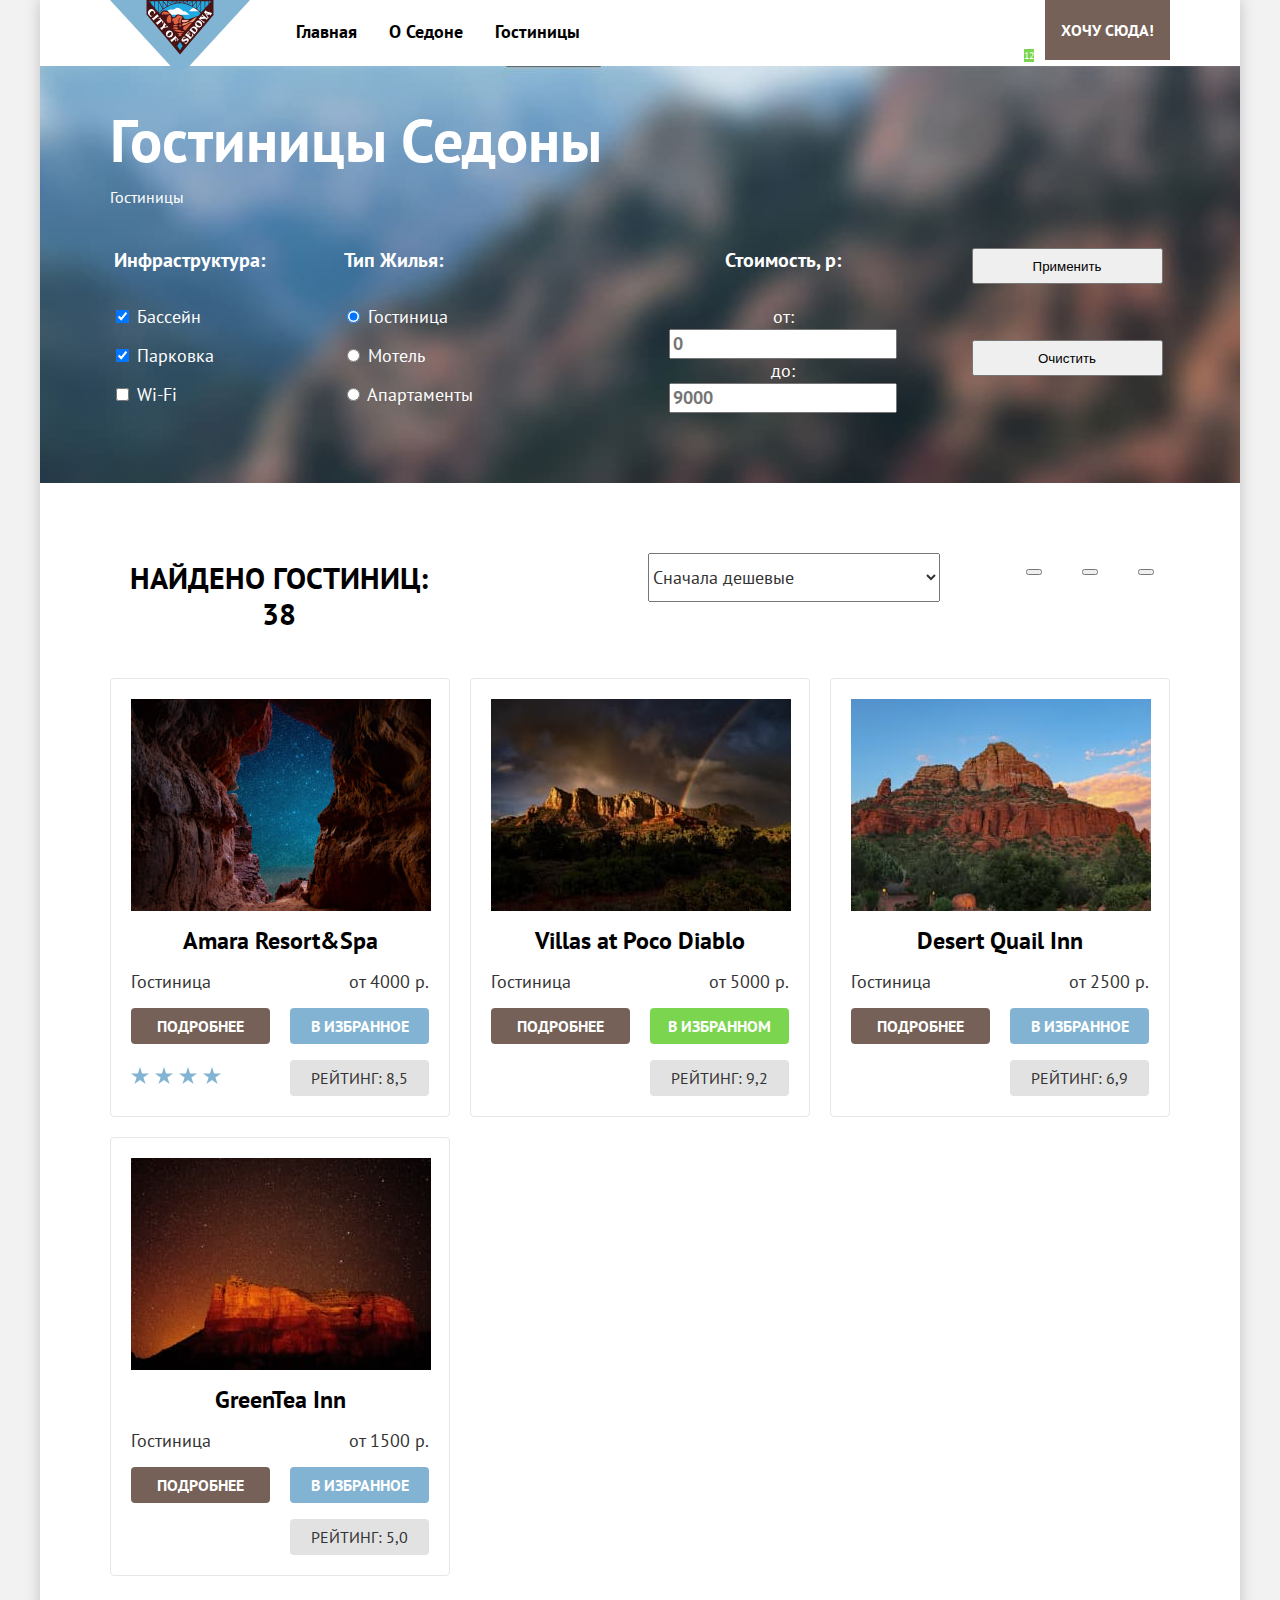
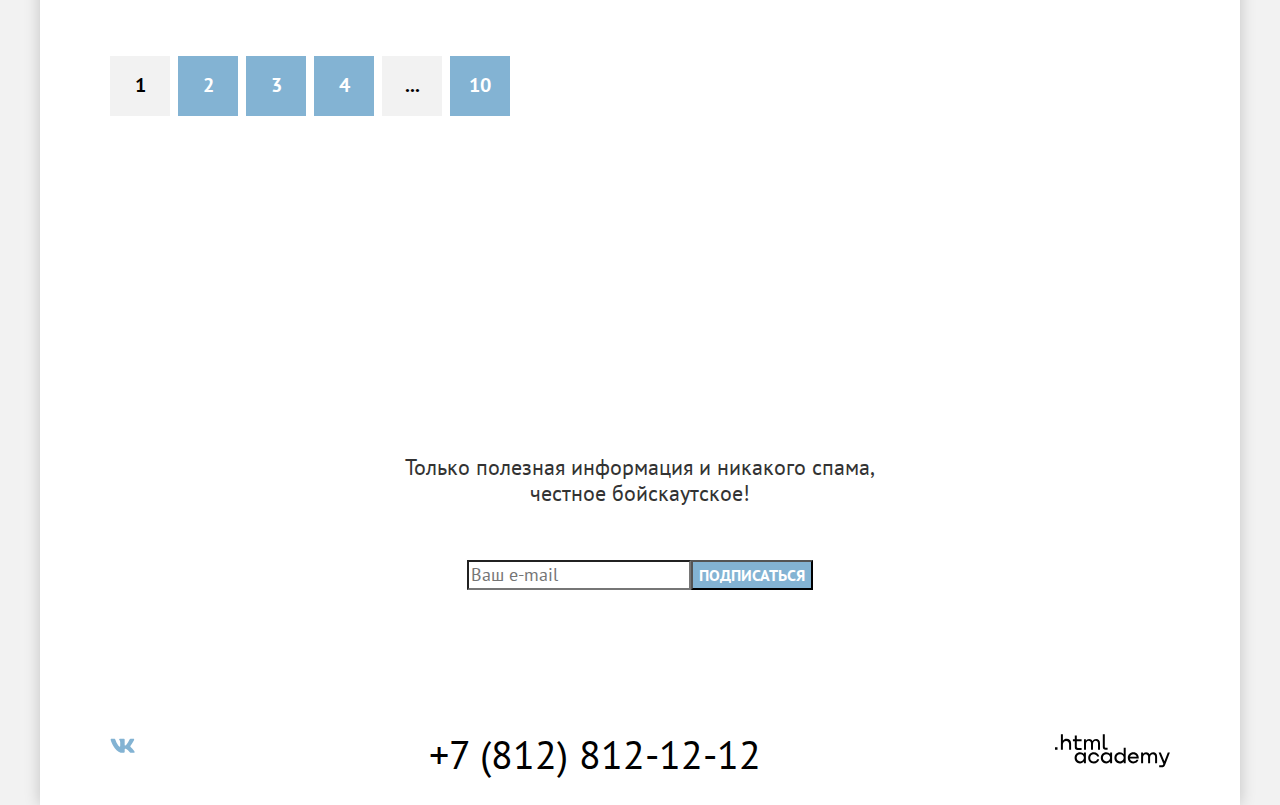
<file: hotels.html>
<!DOCTYPE html>
<html lang="ru">
  <head>
    <meta charset="utf-8">
    <title>Седона</title>
    <link rel="stylesheet" href="styles/styles.css">
  </head>

  <body>
    <div class="big-container">
      <!-- Шапка -->
      <header class="main-header">
        <nav class="navigation">
            <a class="logo-of-sedona" href="index.html">
              <img class="logo" src="images/header/logo-sedona.svg" width="140" height="70" alt="Логотип города Седона.">
            </a>
          <ul class="navigation-list">
              <li class="navigation-item">
              <a class="navigation-link" href="index.html">Главная</a>
            </li>
            <li class="navigation-item">
              <a class="navigation-link" href="#">О Седоне</a>
            </li>
            <li class="navigation-item">
              <a class="navigation-link" href="#">Гостиницы</a>
            </li>
          </ul>
          <ul class="navigation-list navigation-user">
            <li class="navigation-item">
              <a class="navigation-link" href="#">
                <span class="visually-hidden">Поиск.</span>
              </a>
            </li>
            <li class="navigation-item">
              <a class="navigation-link" href="#">
                <span class="visually-hidden">Мне нравится.</span>
              </a>
              <span class="number-of-likes">12</span>
            </li>
            <li class="navigation-item">
              <a class="navigation-link wanted-button"  href="#">Хочу сюда!</a>
            </li>
          </ul>
        </nav>
      </header>

       <!-- Поисковик -->

      <main class="main-container main-inner">
        <div class="search">
          <header class="inner-header">
            <h1 class="inner-header-title">Гостиницы Седоны</h1>
            <ul class="breadcrumbs">
              <li class="breadcrumbs-item">
                <a class="breadcrumbs-link" href="index.html">
                  <span class="visually-hidden">На главную.</span>
                </a>
              </li>
              <li class="breadcrumbs-item">
                <a class="breadcrumbs-link">Гостиницы</a>
              </li>
            </ul>
          </header>


          <section class="hotels">
              <h2 class="visually-hidden">Список гостиниц с фильтрами</h2>
              <form class="catalog-filter" action="https://echo.htmlacademy.ru" method="get">
                <fieldset class="hotels-filter-group filter-inf">
                    <legend class="hotels-filter-title">Инфраструктура:</legend>

                    <label class="control">
                      <input class="control-input" type="checkbox" name="pool" checked>
                      Бассейн
                    </label>

                    <label class="control">
                      <input class="control-input" type="checkbox" name="parking" checked>
                      Парковка
                    </label><label class="control">

                      <input class="control-input" type="checkbox" name="wifi">
                      Wi-Fi
                    </label>
                </fieldset>

                <fieldset class="hotels-filter-group filter-liv">
                  <legend class="hotels-filter-title">Тип Жилья:</legend>

                    <label class="control">
                      <input class="control-input" type="radio" name="types" value="hotel" checked>
                      Гостиница
                    </label>

                    <label class="control">
                      <input class="control-input" type="radio" name="types" value="motel">
                      Мотель
                    </label>

                    <label class="control">
                      <input class="control-input" type="radio" name="types" value="apartments">
                      Апартаменты
                    </label>
                </fieldset>

                <fieldset class="hotels-filter-group filter-price">
                  <legend class="hotels-filter-title" >Стоимость, p:</legend>
                    <label class="field" for="price-form">от:</label>
                    <input class="field-price" placeholder="0" type="number" name="price-from" id="price-form">
                    <label class="field" for="price-to">до:</label>
                    <input class="field-price" placeholder="9000" type="number" name="price-to" id="price-to">
                </fieldset>
                <div class="chose">
                <button class="button-agree" type="submit">Применить</button>
                <button class="button-clear" type="reset">Очистить</button>
                </div>
              </form>
         </section>
        </div>
      <!-- результаты поиска -->

        <section class="hotels-selection">
          <div class="hotels-searching">
          <h2 class="visually-hidden">Результаты поиска</h2>
            <p class="select-result">Найдено гостиниц: 38</p>
            <select class="select-control" aria-label="Сортировка">
              <option value="cheap">Сначала дешевые</option>
              <option value="expensive">Сначала дорогие</option>
              <option value="popular">Сначала популярные</option>
            </select>
            <ul class="viewer">
              <li class="viewer-square">
                <button class="button-small-sign" type="button">
                  <span class="visually-hidden">Мелкие значки.</span>
                </button>
              </li>
              <li class="viewer-square">
                <button class="button-big-sign" type="button">
                  <span class="visually-hidden">Крупные значки.</span>
                </button>
              </li>
              <li class="viewer-square">
                <button class="button-list" type="button">
                  <span class="visually-hidden">Список.</span>
                </button>
              </li>
            </ul>
          </div>




          <ul class="sedona-hotels">
            <li class="hotel-card">
              <a class="hotel-card-link" href="#">
                <img class="hotel-card-image" src="images/hotels/hotel-1.jpg" width="300" height="212" alt="Amara Resort&Spa.">
              </a>
                <h3 class="hotel-card-title">Amara Resort&Spa</h3>
              <span class="hotel-type">Гостиница</span>
              <span class="hotel-price">от 4000 р.</span>
              <a class="hotel-card-button button" href="#">Подробнее</a>
              <button class="hotel-card-put-button" type="button">В избранное</button>
              <div class="stars-4"></div>
              <span class="rating">Рейтинг: 8,5 </span>

            </li>

            <li class="hotel-card">
              <a class="hotel-card-link" href="#">
                <img class="hotel-card-image" src="images/hotels/hotel-2.jpg" width="300" height="212" alt="Villas at Poco Diablo.">
              </a>
                <h3 class="hotel-card-title">Villas at Poco Diablo</h3>
              <span class="hotel-type">Гостиница</span>
              <span class="hotel-price">от 5000 р.</span>
              <a class="hotel-card-button button" href="#">Подробнее</a>
              <button class="hotel-card-putted-button" type="button">В избранном</button>
              <span class="rating">Рейтинг: 9,2 </span>
            </li>

            <li class="hotel-card">
              <a class="hotel-card-link" href="#">
                <img class="hotel-card-image" src="images/hotels/hotel-3.jpg" width="300" height="212" alt="Desert Quail Inn.">
              </a>
                <h3 class="hotel-card-title">Desert Quail Inn</h3>
              <span class="hotel-type">Гостиница</span>
              <span class="hotel-price">от 2500 р.</span>
              <a class="hotel-card-button button" href="#">Подробнее</a>
              <button class="hotel-card-put-button" type="button">В избранное</button>
              <span class="rating">Рейтинг: 6,9 </span>
            </li>

            <li class="hotel-card">
              <a class="hotel-card-link" href="#">
                <img class="hotel-card-image" src="images/hotels/hotel-4.jpg" width="300" height="212" alt="GreenTea Inn.">
              </a>
                <h3 class="hotel-card-title">GreenTea Inn</h3>
              <span class="hotel-type">Гостиница</span>
              <span class="hotel-price">от 1500 р.</span>
              <a class="hotel-card-button button" href="#">Подробнее</a>
              <button class="hotel-card-put-button" type="button">В избранное</button>
              <span class="rating">Рейтинг: 5,0 </span>
            </li>
          </ul>

          <ol class="pagination">
            <li class="pagination-item">
              <a class="pagination-link pagination-current">1</a>
            </li>
            <li class="pagination-item">
              <a class="pagination-link" href="#">2</a>
            </li>
            <li class="pagination-item">
              <a class="pagination-link" href="#">3</a>
            </li>
            <li class="pagination-item">
              <a class="pagination-link" href="#">4</a>
            </li>
            <li class="pagination-item">
              <a class="pagination-link load-more" href="#">...</a>
            </li>
            <li class="pagination-item">
              <a class="pagination-link" href="#">10</a>
            </li>
          </ol>

        </section>

      </main>

        <footer class="page-footer">
          <section class="subscribe inner-subscribe">
            <h2 class="subscribe-title">Подпишитесь на рассылку</h2>
            <p class="no-spam-hotels">Только полезная информация и никакого спама,<br>честное бойскаутское!</p>
            <form class="subscribe-form" action="https://echo.htmlacademy.ru" method="post">
              <p class="subscribe-form-name">
                <label class="visually-hidden" for="user-email">Ваш e-mail</label>
              <input class="your-email" type="email" id="user-email" name="user-email" placeholder="Ваш e-mail" required>
              </p>
              <button class="subscribe-button wanted-button" type="submit">Подписаться</button>
            </form>

          </section>
          <section class="contacts">
            <ul class="networks">
              <li class="networks-item">
                <a class="networks-link" href="https://vk.com/htmlacademy">
                  <span class="visually-hidden">Vkontakte.</span>
                  <svg xmlns="http://www.w3.org/2000/svg" width="25" height="15" fill="none"><path fill="#83B3D3" fill-rule="evenodd" d="M24.116 1.804c.166-.546 0-.948-.795-.948h-2.625c-.668 0-.976.347-1.143.73 0 0-1.335 3.196-3.226 5.272-.612.602-.89.793-1.224.793-.167 0-.418-.19-.418-.738V1.804c0-.656-.184-.948-.74-.948H9.817c-.417 0-.668.304-.668.593 0 .621.946.765 1.043 2.513V7.76c0 .833-.153.984-.487.984-.89 0-3.055-3.21-4.34-6.885-.249-.715-.5-1.003-1.172-1.003H1.566c-.75 0-.9.347-.9.73 0 .682.89 4.07 4.145 8.551 2.17 3.06 5.225 4.72 8.008 4.72 1.67 0 1.875-.369 1.875-1.004V11.54c0-.737.158-.884.687-.884.39 0 1.057.192 2.615 1.667 1.78 1.75 2.073 2.533 3.075 2.533h2.625c.75 0 1.126-.368.91-1.096-.238-.724-1.088-1.775-2.215-3.022-.612-.71-1.53-1.475-1.809-1.858-.389-.49-.278-.71 0-1.147 0 0 3.2-4.426 3.533-5.929h.001Z" clip-rule="evenodd"/></svg>
                </a>
              </li>
              <li class="networks-item">
                <a class="networks-link" href="https://t.me/htmlacademy">
                  <span class="visually-hidden">Telegram.</span>
                </a>
              </li>
              <li class="networks-item">
                <a class="networks-link" href="https://www.youtube.com/user/htmlacademyru">
                  <span class="visually-hidden">Youtube.</span>
                </a>
              </li>
            </ul>
            <a class="phone" href="tel:+78128121212">+7 (812) 812-12-12</a>
            <div class="logo-of-academy">
              <a class="academy-link"  href="https://htmlacademy.ru/">
                <img class="logo" src="images/footer/html-academy.svg" alt="Логотип htmlacademy.">
              </a>
            </div>
          </section>
        </footer>
    </div>
    </body>
</html>
</file>
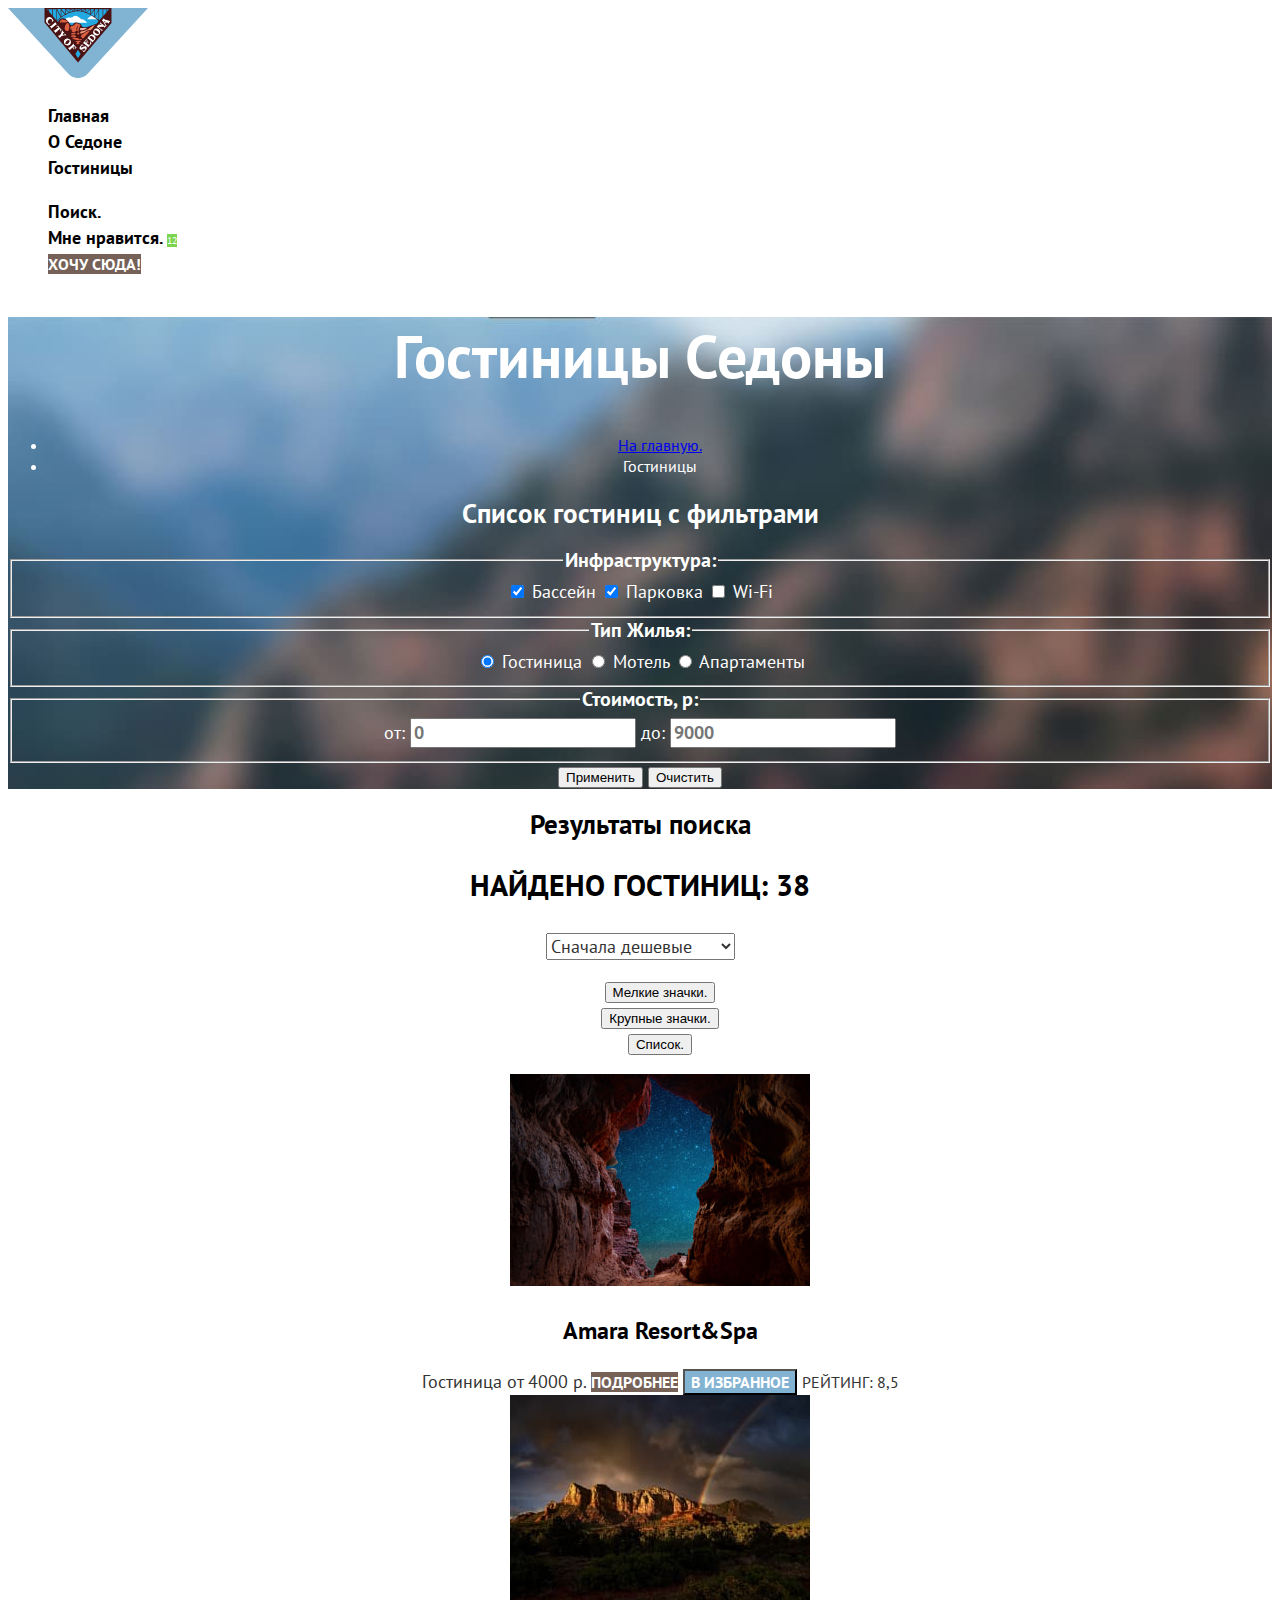
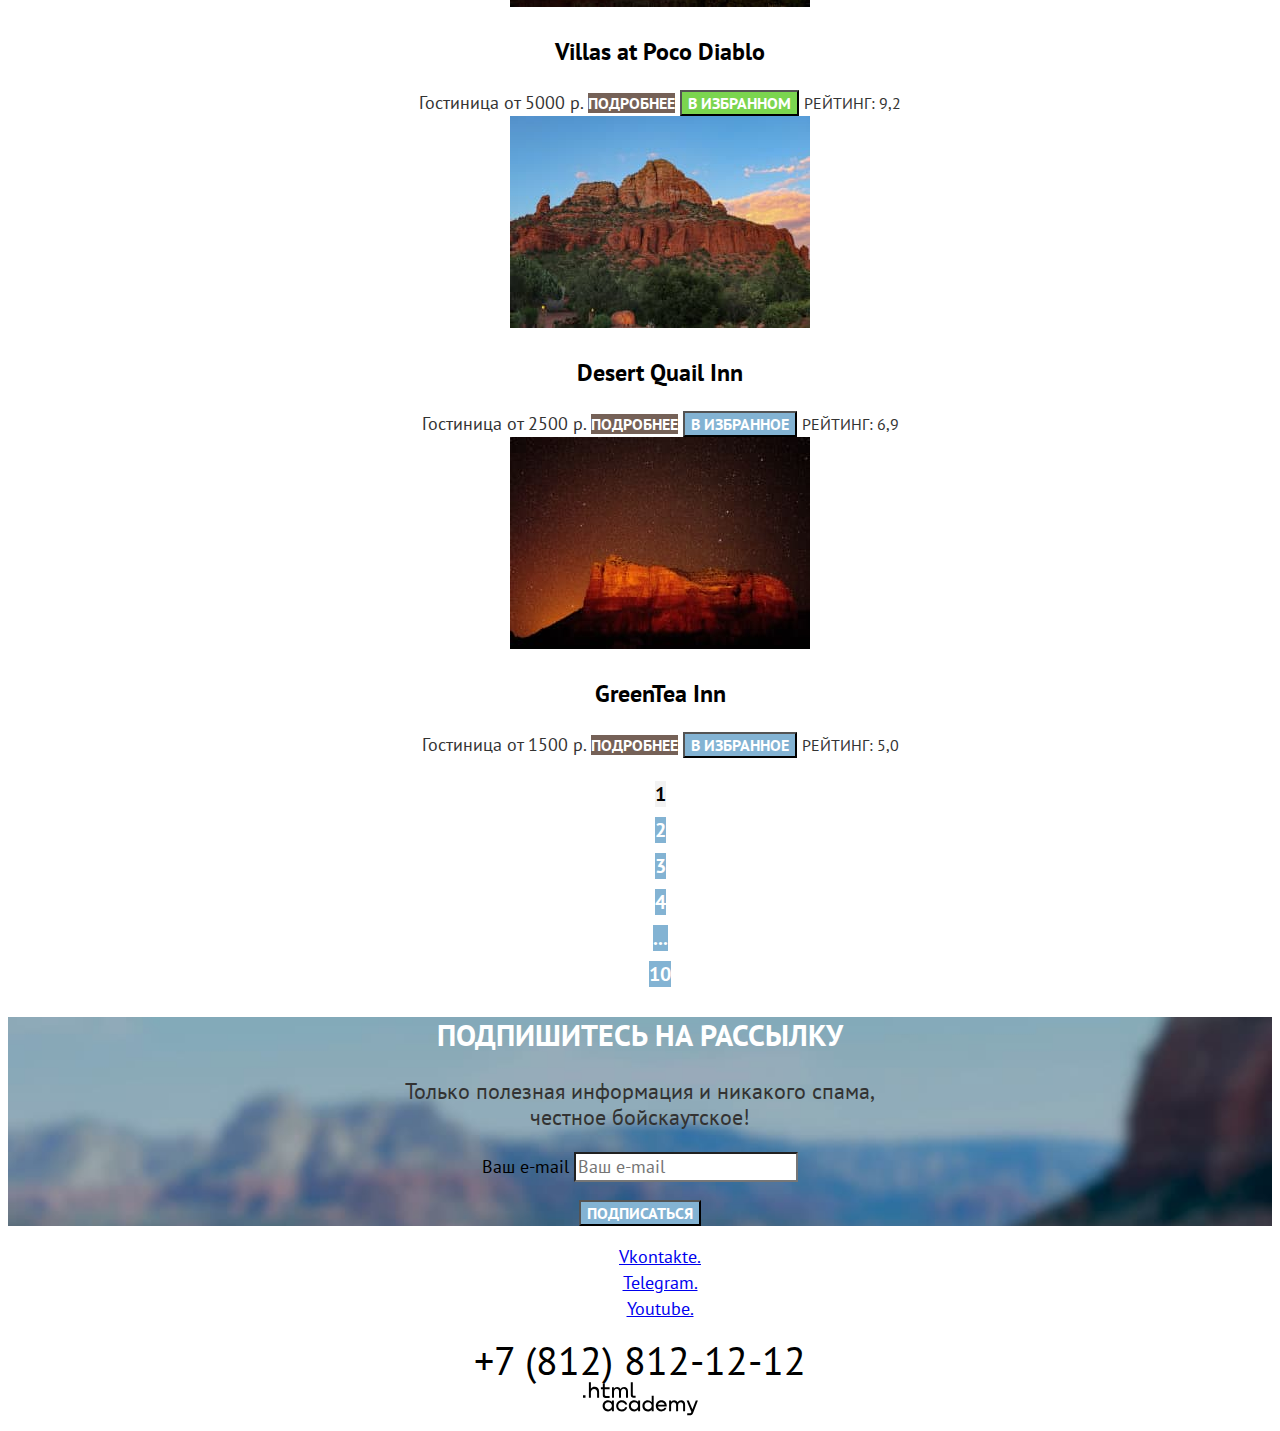
<file: 3/hotels.html>
<!DOCTYPE html>
<html lang="ru">
  <head>
    <meta charset="utf-8">
    <title>Седона</title>
    <link rel="stylesheet" href="styles/styles.css">
    <base href="https://htmlacademy-htmlcss.github.io/2159811-sedona-36/3/">
</head>

  <body>
    <!-- Шапка -->
    <header class="main-header">
      <nav class="navigation">
        <div class="logo-of-sedona">
            <a class="navigation-link" href="index.html">
              <img class="logo" src="images/header/logo-sedona.svg" width="140" height="70" alt="Логотип города Седона.">
            </a>
        </div>
        <ul class="navigation-list">
            <li class="navigation-item">
            <a class="navigation-link" href="index.html">Главная</a>
          </li>
          <li class="navigation-item">
            <a class="navigation-link" href="#">О Седоне</a>
          </li>
          <li class="navigation-item">
            <a class="navigation-link" href="#">Гостиницы</a>
          </li>
        </ul>
        <ul class="navigation-list navigation-user">
          <li class="navigation-item">
            <a class="navigation-link" href="#">
              <span class="visually-hidden">Поиск.</span>
            </a>
          </li>
          <li class="navigation-item">
            <a class="navigation-link" href="#">
              <span class="visually-hidden">Мне нравится.</span>
            </a>
            <span class="number-of-likes">12</span>
          </li>
          <li class="navigation-item">
            <a class="navigation-link wanted-button"  href="#">Хочу сюда!</a>
          </li>
        </ul>
      </nav>
    </header>
    <!-- Поисковик -->

    <main class="main-inner">
      <div class="search">
        <header class="inner-header">
          <h1 class="inner-header-title">Гостиницы Седоны</h1>
          <ul class="breadcrumbs">
            <li class="breadcrumbs-item">
              <a class="breadcrumbs-link" href="index.html">
                <span class="visually-hidden">На главную.</span>
              </a>
            </li>
            <li class="breadcrumbs-item">
              <a class="breadcrumbs-link">Гостиницы</a>
            </li>
          </ul>
        </header>
        <section class="hotels">
          <h2 class="visually-hidden">Список гостиниц с фильтрами</h2>
          <form class="catalog-filter" action="https://echo.htmlacademy.ru" method="get">
            <fieldset class="hotels-filter-group">
                <legend class="hotels-filter-title">Инфраструктура:</legend>

                <label class="control">
                  <input class="control-input" type="checkbox" name="pool" checked>
                  Бассейн
                </label>

                <label class="control">
                  <input class="control-input" type="checkbox" name="parking" checked>
                  Парковка
                </label><label class="control">

                  <input class="control-input" type="checkbox" name="wifi">
                  Wi-Fi
                </label>
            </fieldset>

            <fieldset class="hotels-filter-group">
              <legend ss="hotels-filter-title">Тип Жилья:</legend>

                <label class="control">
                  <input class="control-input" type="radio" name="types" value="hotel" checked>
                  Гостиница
                </label>

                <label class="control">
                  <input class="control-input" type="radio" name="types" value="motel">
                  Мотель
                </label>

                <label class="control">
                  <input class="control-input" type="radio" name="types" value="apartments">
                  Апартаменты
                </label>
            </fieldset>

            <fieldset class="hotels-filter-group">
              <legend class="hotels-filter-title" >Стоимость, p:</legend>
                <label class="field" for="price-form">от:</label>
                <input class="field-price" placeholder="0" type="number" name="price-from" id="price-form">
                <label class="field" for="price-to">до:</label>
                <input class="field-price" placeholder="9000" type="number" name="price-to" id="price-to">
            </fieldset>

            <button class="button-agree" type="submit">Применить</button>
            <button class="button-clear" type="reset">Очистить</button>
          </form>
        </section>
      </div>
     <!-- результаты поиска -->

      <section class="hotels-selection">
      <h2 class="visually-hidden">Результаты поиска</h2>
        <p class="select-result">Найдено гостиниц: 38</p>
        <select class="select-control" aria-label="Сортировка">
          <option value="cheap">Сначала дешевые</option>
          <option value="expensive">Сначала дорогие</option>
          <option value="popular">Сначала популярные</option>
        </select>
        <ul class="viewer">
          <li class="viewer-small">
            <button class="button-small-sign" type="button">
              <span class="visually-hidden">Мелкие значки.</span>
            </button>
          </li>
          <li class="viewer-large">
            <button class="button-big-sign" type="button">
              <span class="visually-hidden">Крупные значки.</span>
            </button>
          </li>
          <li class="viewer-list">
            <button class="button-list" type="button">
              <span class="visually-hidden">Список.</span>
            </button>
          </li>
        </ul>



        <ul class="sedona-hotels">
          <li class="hotel-card">
            <a class="hotel-card-link" href="#">
              <img class="hotel-card-image" src="images/hotels/hotel-1.jpg" width="300" height="212" alt="Amara Resort&Spa.">
            </a>
              <h3 class="hotel-card-title">Amara Resort&Spa</h3>
            <span class="hotel-type">Гостиница</span>
            <span class="hotel-price">от 4000 р.</span>
            <a class="hotel-card-button button" href="#">Подробнее</a>
            <button class="hotel-card-put-button" type="button">В избранное</button>
            <span class="rating">Рейтинг: 8,5 </span>
          </li>

          <li class="hotel-card">
            <a class="hotel-card-link" href="#">
              <img class="hotel-card-image" src="images/hotels/hotel-2.jpg" width="300" height="212" alt="Villas at Poco Diablo.">
            </a>
              <h3 class="hotel-card-title">Villas at Poco Diablo</h3>
            <span class="hotel-type">Гостиница</span>
            <span class="hotel-price">от 5000 р.</span>
            <a class="hotel-card-button button" href="#">Подробнее</a>
            <button class="hotel-card-putted-button" type="button">В избранном</button>
            <span class="rating">Рейтинг: 9,2 </span>
          </li>

          <li class="hotel-card">
            <a class="hotel-card-link" href="#">
              <img class="hotel-card-image" src="images/hotels/hotel-3.jpg" width="300" height="212" alt="Desert Quail Inn.">
            </a>
              <h3 class="hotel-card-title">Desert Quail Inn</h3>
            <span class="hotel-type">Гостиница</span>
            <span class="hotel-price">от 2500 р.</span>
            <a class="hotel-card-button button" href="#">Подробнее</a>
            <button class="hotel-card-put-button" type="button">В избранное</button>
            <span class="rating">Рейтинг: 6,9 </span>
          </li>

          <li class="hotel-card">
            <a class="hotel-card-link" href="#">
              <img class="hotel-card-image" src="images/hotels/hotel-4.jpg" width="300" height="212" alt="GreenTea Inn.">
            </a>
              <h3 class="hotel-card-title">GreenTea Inn</h3>
            <span class="hotel-type">Гостиница</span>
            <span class="hotel-price">от 1500 р.</span>
            <a class="hotel-card-button button" href="#">Подробнее</a>
            <button class="hotel-card-put-button" type="button">В избранное</button>
            <span class="rating">Рейтинг: 5,0 </span>
          </li>
        </ul>

        <ol class="pagination">
          <li class="pagination-item">
            <a class="pagination-link pagination-current">1</a>
          </li>
          <li class="pagination-item">
            <a class="pagination-link" href="#">2</a>
          </li>
          <li class="pagination-item">
            <a class="pagination-link" href="#">3</a>
          </li>
          <li class="pagination-item">
            <a class="pagination-link" href="#">4</a>
          </li>
          <li class="pagination-item">
            <a class="pagination-link load-more" href="#">...</a>
          </li>
          <li class="pagination-item">
            <a class="pagination-link" href="#">10</a>
          </li>
        </ol>

      </section>

    </main>

      <footer class="page-footer">
        <section class="subscribe">
          <h2 class="subscribe-title">Подпишитесь на рассылку</h2>
          <p class="no-spam-hotels">Только полезная информация и никакого спама,<br>честное бойскаутское!</p>
          <form class="subscribe-form" action="https://echo.htmlacademy.ru" method="post">
            <p class="subscribe-form-name">
              <label class="visually-hidden" for="user-email">Ваш e-mail</label>
            <input class="your-email" type="email" id="user-email" name="user-email" placeholder="Ваш e-mail" required>
            </p>
            <button class="subscribe-button wanted-button" type="submit">Подписаться</button>
          </form>

        </section>
        <section class="contacts">
          <ul class="networks">
            <li class="networks-item">
              <a class="networks-link" href="https://vk.com/htmlacademy">
                <span class="visually-hidden">Vkontakte.</span>
              </a>
            </li>
            <li class="networks-item">
              <a class="networks-link" href="https://t.me/htmlacademy">
                <span class="visually-hidden">Telegram.</span>
              </a>
            </li>
            <li class="networks-item">
              <a class="networks-link" href="https://www.youtube.com/user/htmlacademyru">
                <span class="visually-hidden">Youtube.</span>
              </a>
            </li>
          </ul>
          <a class="phone" href="tel:+78128121212">+7 (812) 812-12-12</a>
          <div class="logo-of-academy">
            <a class="academy-link"  href="https://htmlacademy.ru/">
              <img class="logo" src="images/footer/html-academy.svg" alt="Логотип htmlacademy.">
            </a>
          </div>
        </section>
      </footer>
    </body>
</html>
</file>
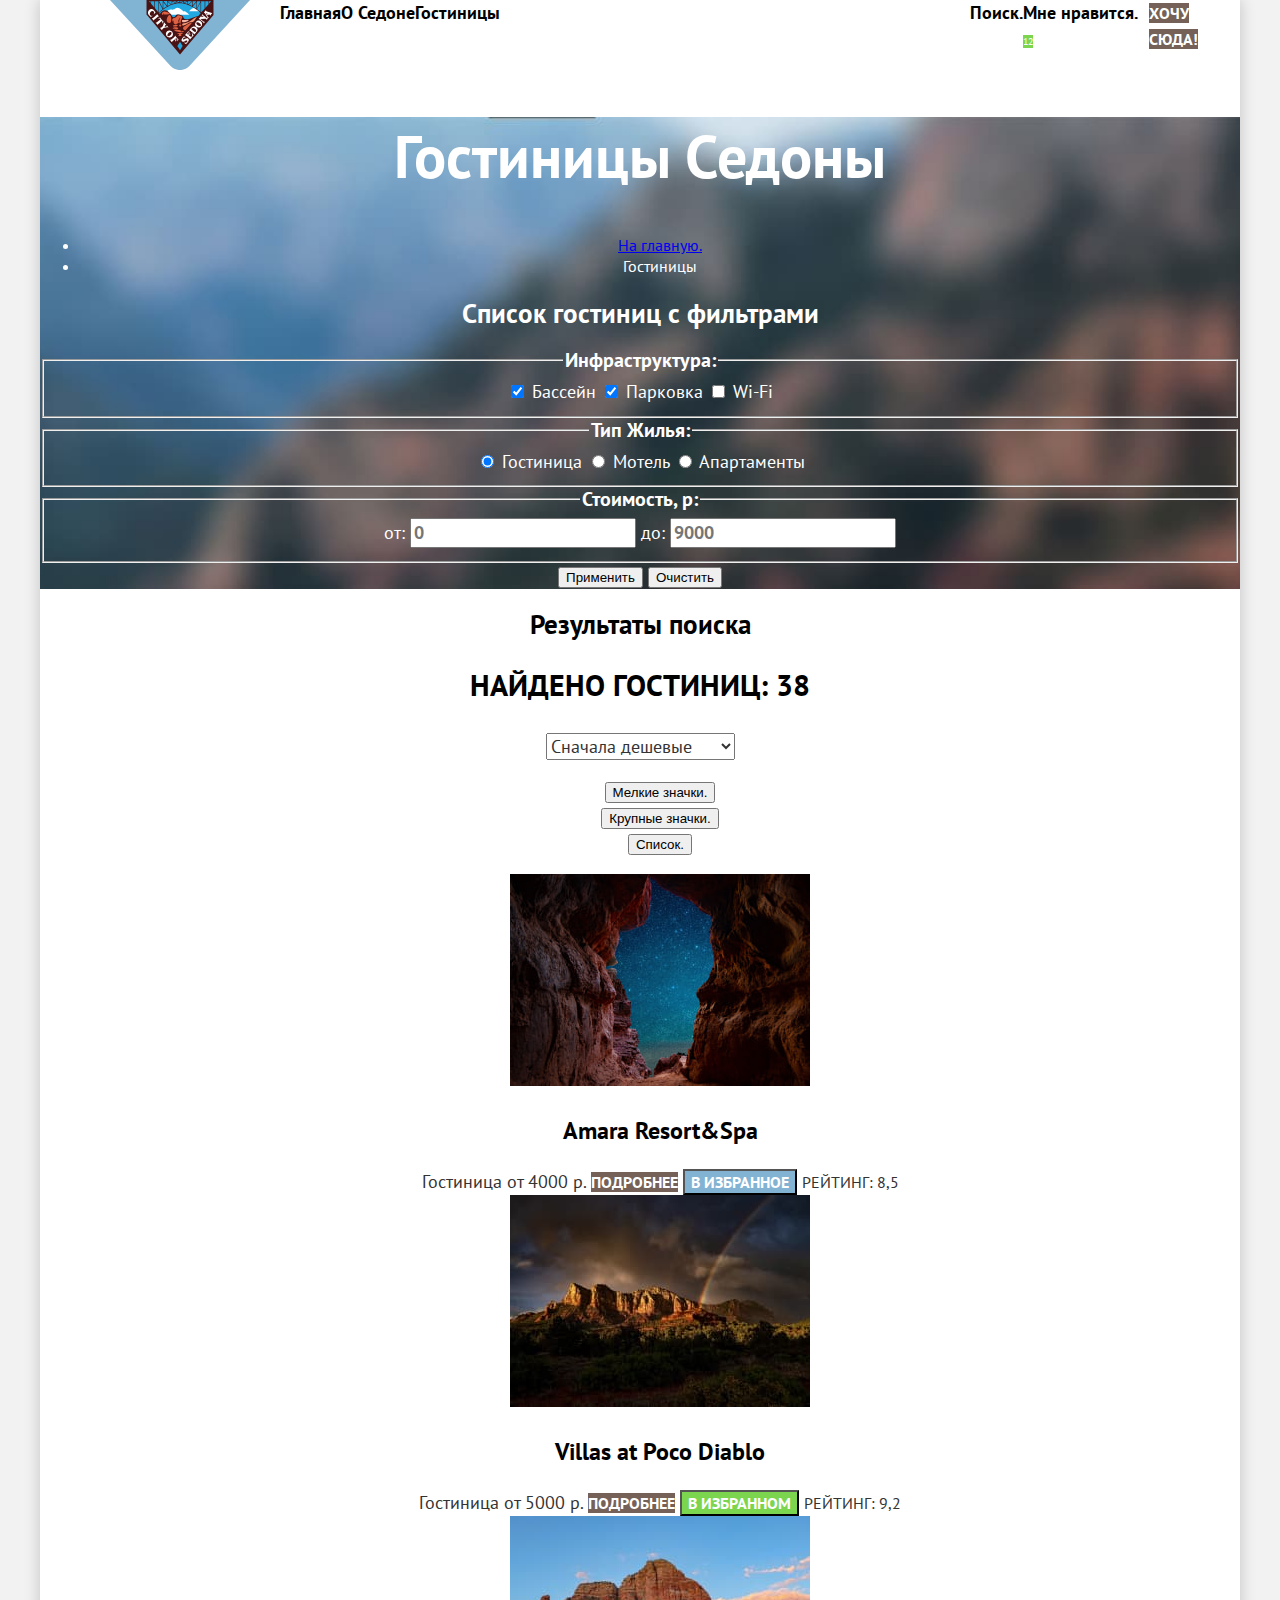
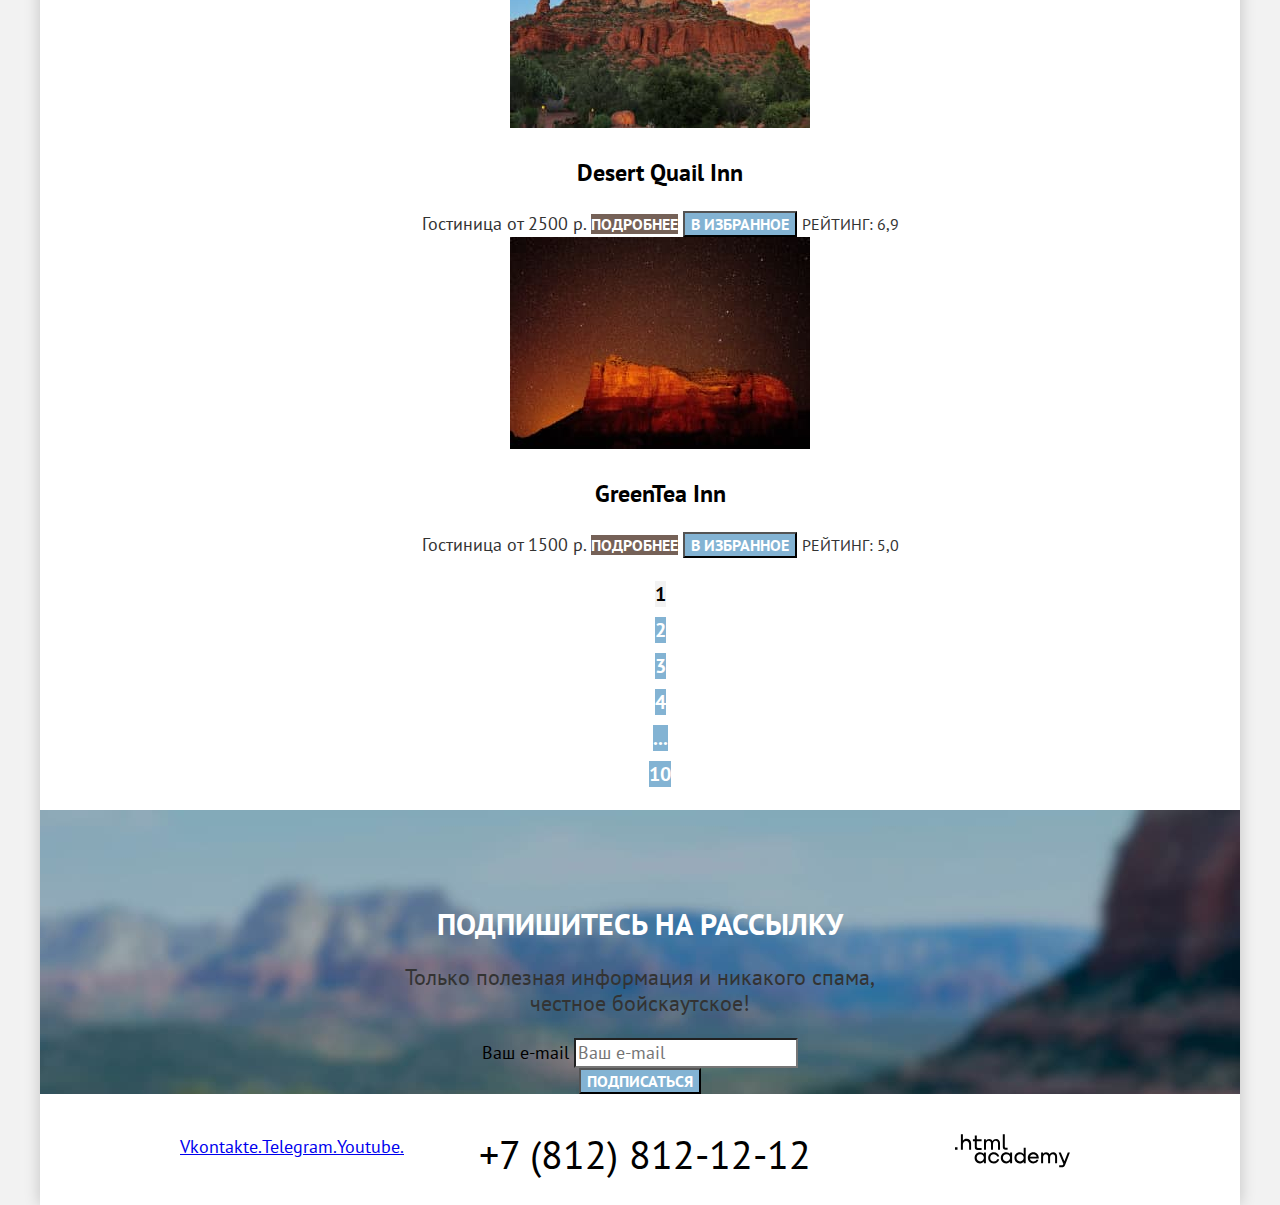
<file: 4/hotels.html>
<!DOCTYPE html>
<html lang="ru">
  <head>
    <meta charset="utf-8">
    <title>Седона</title>
    <link rel="stylesheet" href="styles/styles.css">
    <base href="https://htmlacademy-htmlcss.github.io/2159811-sedona-36/4/">
</head>

  <body>
    <div class="big-container">
      <!-- Шапка -->
      <header class="main-header">
        <nav class="navigation">
          <div class="logo-of-sedona">
              <a class="navigation-link" href="index.html">
                <img class="logo" src="images/header/logo-sedona.svg" width="140" height="70" alt="Логотип города Седона.">
              </a>
          </div>
          <ul class="navigation-list">
              <li class="navigation-item">
              <a class="navigation-link" href="index.html">Главная</a>
            </li>
            <li class="navigation-item">
              <a class="navigation-link" href="#">О Седоне</a>
            </li>
            <li class="navigation-item">
              <a class="navigation-link" href="#">Гостиницы</a>
            </li>
          </ul>
          <ul class="navigation-list navigation-user">
            <li class="navigation-item">
              <a class="navigation-link" href="#">
                <span class="visually-hidden">Поиск.</span>
              </a>
            </li>
            <li class="navigation-item">
              <a class="navigation-link" href="#">
                <span class="visually-hidden">Мне нравится.</span>
              </a>
              <span class="number-of-likes">12</span>
            </li>
            <li class="navigation-item">
              <a class="navigation-link wanted-button"  href="#">Хочу сюда!</a>
            </li>
          </ul>
        </nav>
      </header>

       <!-- Поисковик -->

      <main class="main-container main-inner">
        <div class="search">
          <header class="inner-header">
            <h1 class="inner-header-title">Гостиницы Седоны</h1>
            <ul class="breadcrumbs">
              <li class="breadcrumbs-item">
                <a class="breadcrumbs-link" href="index.html">
                  <span class="visually-hidden">На главную.</span>
                </a>
              </li>
              <li class="breadcrumbs-item">
                <a class="breadcrumbs-link">Гостиницы</a>
              </li>
            </ul>
          </header>
          <section class="hotels">
            <h2 class="visually-hidden">Список гостиниц с фильтрами</h2>
            <form class="catalog-filter" action="https://echo.htmlacademy.ru" method="get">
              <fieldset class="hotels-filter-group">
                  <legend class="hotels-filter-title">Инфраструктура:</legend>

                  <label class="control">
                    <input class="control-input" type="checkbox" name="pool" checked>
                    Бассейн
                  </label>

                  <label class="control">
                    <input class="control-input" type="checkbox" name="parking" checked>
                    Парковка
                  </label><label class="control">

                    <input class="control-input" type="checkbox" name="wifi">
                    Wi-Fi
                  </label>
              </fieldset>

              <fieldset class="hotels-filter-group">
                <legend ss="hotels-filter-title">Тип Жилья:</legend>

                  <label class="control">
                    <input class="control-input" type="radio" name="types" value="hotel" checked>
                    Гостиница
                  </label>

                  <label class="control">
                    <input class="control-input" type="radio" name="types" value="motel">
                    Мотель
                  </label>

                  <label class="control">
                    <input class="control-input" type="radio" name="types" value="apartments">
                    Апартаменты
                  </label>
              </fieldset>

              <fieldset class="hotels-filter-group">
                <legend class="hotels-filter-title" >Стоимость, p:</legend>
                  <label class="field" for="price-form">от:</label>
                  <input class="field-price" placeholder="0" type="number" name="price-from" id="price-form">
                  <label class="field" for="price-to">до:</label>
                  <input class="field-price" placeholder="9000" type="number" name="price-to" id="price-to">
              </fieldset>

              <button class="button-agree" type="submit">Применить</button>
              <button class="button-clear" type="reset">Очистить</button>
            </form>
          </section>
        </div>
      <!-- результаты поиска -->

        <section class="hotels-selection">
        <h2 class="visually-hidden">Результаты поиска</h2>
          <p class="select-result">Найдено гостиниц: 38</p>
          <select class="select-control" aria-label="Сортировка">
            <option value="cheap">Сначала дешевые</option>
            <option value="expensive">Сначала дорогие</option>
            <option value="popular">Сначала популярные</option>
          </select>
          <ul class="viewer">
            <li class="viewer-small">
              <button class="button-small-sign" type="button">
                <span class="visually-hidden">Мелкие значки.</span>
              </button>
            </li>
            <li class="viewer-large">
              <button class="button-big-sign" type="button">
                <span class="visually-hidden">Крупные значки.</span>
              </button>
            </li>
            <li class="viewer-list">
              <button class="button-list" type="button">
                <span class="visually-hidden">Список.</span>
              </button>
            </li>
          </ul>



          <ul class="sedona-hotels">
            <li class="hotel-card">
              <a class="hotel-card-link" href="#">
                <img class="hotel-card-image" src="images/hotels/hotel-1.jpg" width="300" height="212" alt="Amara Resort&Spa.">
              </a>
                <h3 class="hotel-card-title">Amara Resort&Spa</h3>
              <span class="hotel-type">Гостиница</span>
              <span class="hotel-price">от 4000 р.</span>
              <a class="hotel-card-button button" href="#">Подробнее</a>
              <button class="hotel-card-put-button" type="button">В избранное</button>
              <span class="rating">Рейтинг: 8,5 </span>
            </li>

            <li class="hotel-card">
              <a class="hotel-card-link" href="#">
                <img class="hotel-card-image" src="images/hotels/hotel-2.jpg" width="300" height="212" alt="Villas at Poco Diablo.">
              </a>
                <h3 class="hotel-card-title">Villas at Poco Diablo</h3>
              <span class="hotel-type">Гостиница</span>
              <span class="hotel-price">от 5000 р.</span>
              <a class="hotel-card-button button" href="#">Подробнее</a>
              <button class="hotel-card-putted-button" type="button">В избранном</button>
              <span class="rating">Рейтинг: 9,2 </span>
            </li>

            <li class="hotel-card">
              <a class="hotel-card-link" href="#">
                <img class="hotel-card-image" src="images/hotels/hotel-3.jpg" width="300" height="212" alt="Desert Quail Inn.">
              </a>
                <h3 class="hotel-card-title">Desert Quail Inn</h3>
              <span class="hotel-type">Гостиница</span>
              <span class="hotel-price">от 2500 р.</span>
              <a class="hotel-card-button button" href="#">Подробнее</a>
              <button class="hotel-card-put-button" type="button">В избранное</button>
              <span class="rating">Рейтинг: 6,9 </span>
            </li>

            <li class="hotel-card">
              <a class="hotel-card-link" href="#">
                <img class="hotel-card-image" src="images/hotels/hotel-4.jpg" width="300" height="212" alt="GreenTea Inn.">
              </a>
                <h3 class="hotel-card-title">GreenTea Inn</h3>
              <span class="hotel-type">Гостиница</span>
              <span class="hotel-price">от 1500 р.</span>
              <a class="hotel-card-button button" href="#">Подробнее</a>
              <button class="hotel-card-put-button" type="button">В избранное</button>
              <span class="rating">Рейтинг: 5,0 </span>
            </li>
          </ul>

          <ol class="pagination">
            <li class="pagination-item">
              <a class="pagination-link pagination-current">1</a>
            </li>
            <li class="pagination-item">
              <a class="pagination-link" href="#">2</a>
            </li>
            <li class="pagination-item">
              <a class="pagination-link" href="#">3</a>
            </li>
            <li class="pagination-item">
              <a class="pagination-link" href="#">4</a>
            </li>
            <li class="pagination-item">
              <a class="pagination-link load-more" href="#">...</a>
            </li>
            <li class="pagination-item">
              <a class="pagination-link" href="#">10</a>
            </li>
          </ol>

        </section>

      </main>

        <footer class="page-footer">
          <section class="subscribe">
            <h2 class="subscribe-title">Подпишитесь на рассылку</h2>
            <p class="no-spam-hotels">Только полезная информация и никакого спама,<br>честное бойскаутское!</p>
            <form class="subscribe-form" action="https://echo.htmlacademy.ru" method="post">
              <p class="subscribe-form-name">
                <label class="visually-hidden" for="user-email">Ваш e-mail</label>
              <input class="your-email" type="email" id="user-email" name="user-email" placeholder="Ваш e-mail" required>
              </p>
              <button class="subscribe-button wanted-button" type="submit">Подписаться</button>
            </form>

          </section>
          <section class="contacts">
            <ul class="networks">
              <li class="networks-item">
                <a class="networks-link" href="https://vk.com/htmlacademy">
                  <span class="visually-hidden">Vkontakte.</span>
                </a>
              </li>
              <li class="networks-item">
                <a class="networks-link" href="https://t.me/htmlacademy">
                  <span class="visually-hidden">Telegram.</span>
                </a>
              </li>
              <li class="networks-item">
                <a class="networks-link" href="https://www.youtube.com/user/htmlacademyru">
                  <span class="visually-hidden">Youtube.</span>
                </a>
              </li>
            </ul>
            <a class="phone" href="tel:+78128121212">+7 (812) 812-12-12</a>
            <div class="logo-of-academy">
              <a class="academy-link"  href="https://htmlacademy.ru/">
                <img class="logo" src="images/footer/html-academy.svg" alt="Логотип htmlacademy.">
              </a>
            </div>
          </section>
        </footer>
    </div>
    </body>
</html>
</file>
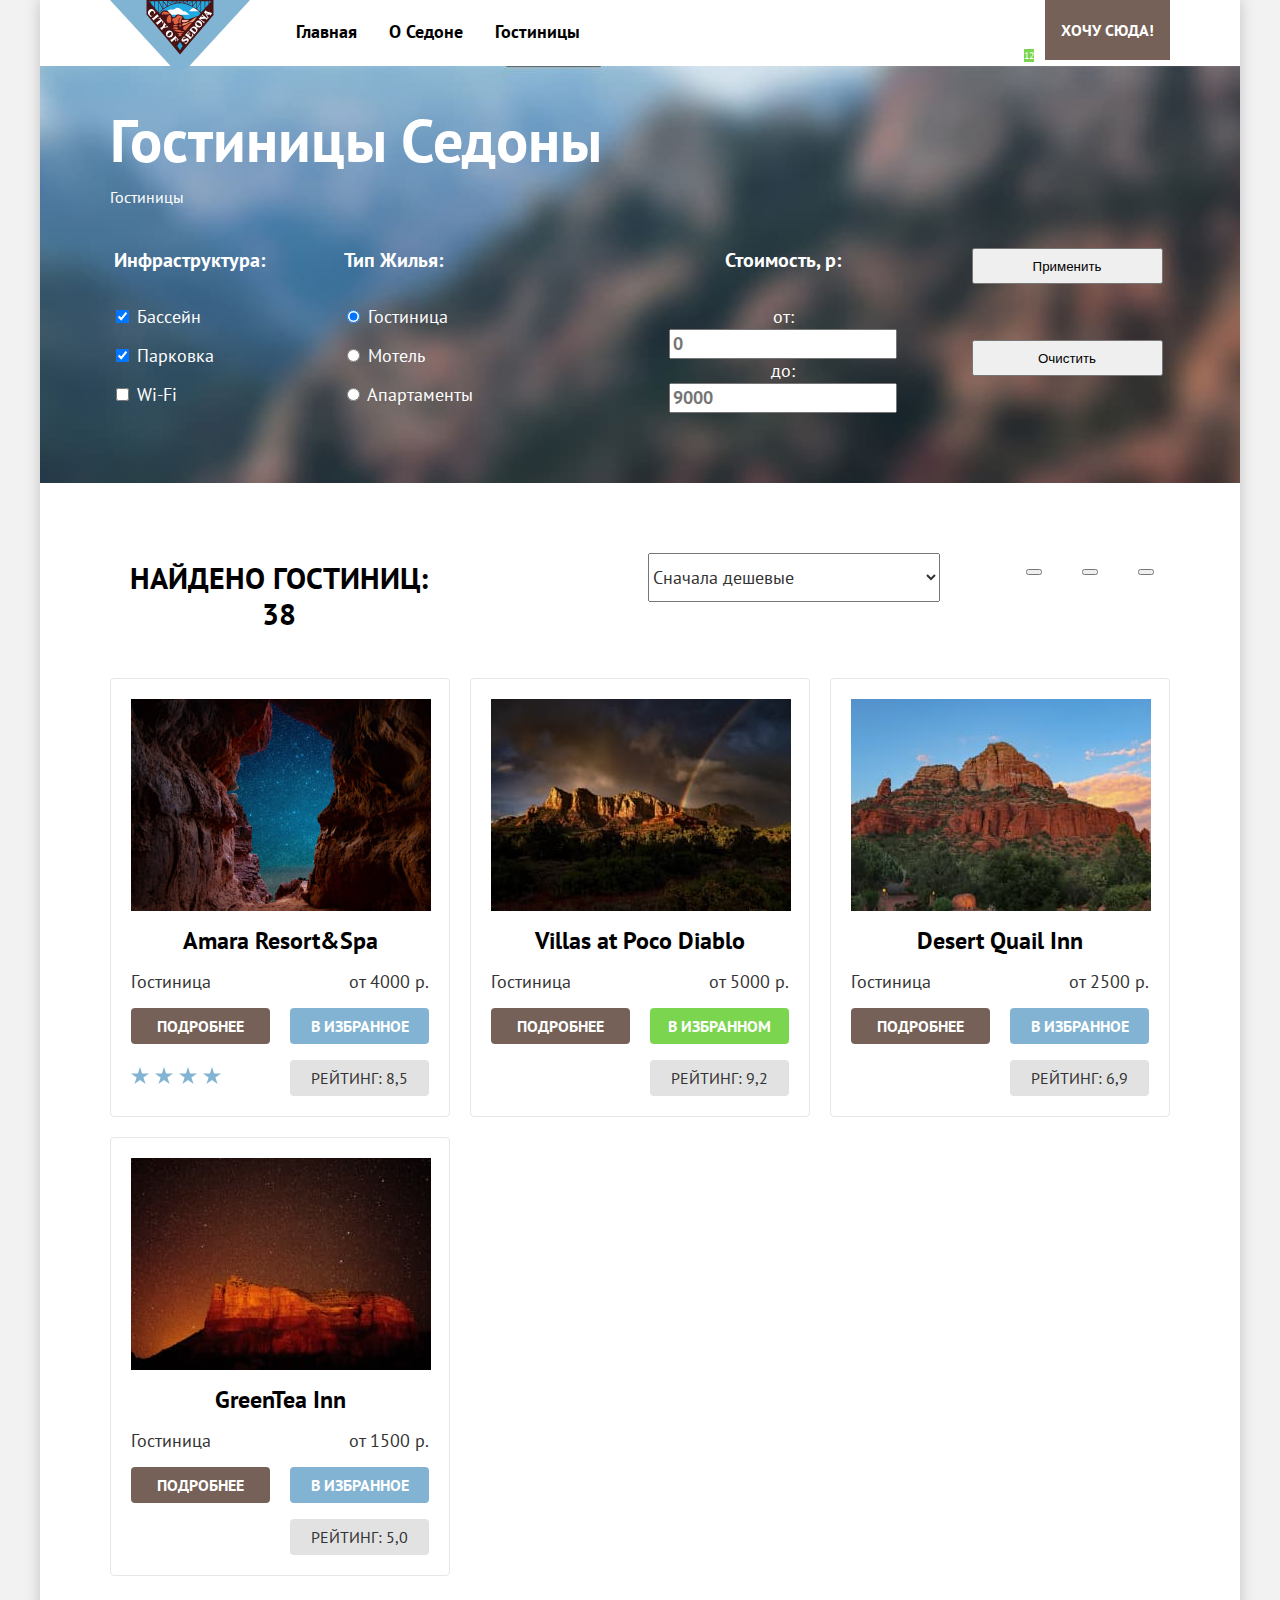
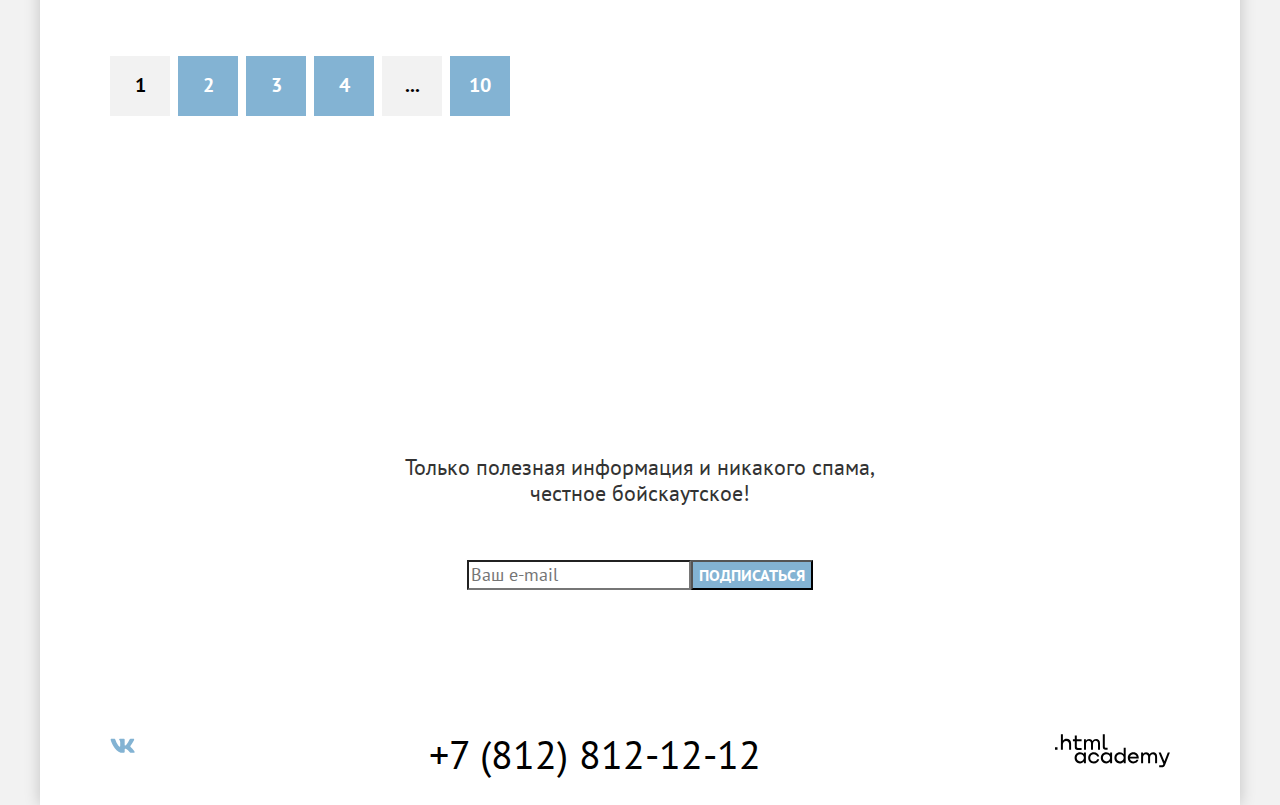
<file: 5/hotels.html>
<!DOCTYPE html>
<html lang="ru">
  <head>
    <meta charset="utf-8">
    <title>Седона</title>
    <link rel="stylesheet" href="styles/styles.css">
    <base href="https://htmlacademy-htmlcss.github.io/2159811-sedona-36/5/">
</head>

  <body>
    <div class="big-container">
      <!-- Шапка -->
      <header class="main-header">
        <nav class="navigation">
            <a class="logo-of-sedona" href="index.html">
              <img class="logo" src="images/header/logo-sedona.svg" width="140" height="70" alt="Логотип города Седона.">
            </a>
          <ul class="navigation-list">
              <li class="navigation-item">
              <a class="navigation-link" href="index.html">Главная</a>
            </li>
            <li class="navigation-item">
              <a class="navigation-link" href="#">О Седоне</a>
            </li>
            <li class="navigation-item">
              <a class="navigation-link" href="#">Гостиницы</a>
            </li>
          </ul>
          <ul class="navigation-list navigation-user">
            <li class="navigation-item">
              <a class="navigation-link" href="#">
                <span class="visually-hidden">Поиск.</span>
              </a>
            </li>
            <li class="navigation-item">
              <a class="navigation-link" href="#">
                <span class="visually-hidden">Мне нравится.</span>
              </a>
              <span class="number-of-likes">12</span>
            </li>
            <li class="navigation-item">
              <a class="navigation-link wanted-button"  href="#">Хочу сюда!</a>
            </li>
          </ul>
        </nav>
      </header>

       <!-- Поисковик -->

      <main class="main-container main-inner">
        <div class="search">
          <header class="inner-header">
            <h1 class="inner-header-title">Гостиницы Седоны</h1>
            <ul class="breadcrumbs">
              <li class="breadcrumbs-item">
                <a class="breadcrumbs-link" href="index.html">
                  <span class="visually-hidden">На главную.</span>
                </a>
              </li>
              <li class="breadcrumbs-item">
                <a class="breadcrumbs-link">Гостиницы</a>
              </li>
            </ul>
          </header>


          <section class="hotels">
              <h2 class="visually-hidden">Список гостиниц с фильтрами</h2>
              <form class="catalog-filter" action="https://echo.htmlacademy.ru" method="get">
                <fieldset class="hotels-filter-group filter-inf">
                    <legend class="hotels-filter-title">Инфраструктура:</legend>

                    <label class="control">
                      <input class="control-input" type="checkbox" name="pool" checked>
                      Бассейн
                    </label>

                    <label class="control">
                      <input class="control-input" type="checkbox" name="parking" checked>
                      Парковка
                    </label><label class="control">

                      <input class="control-input" type="checkbox" name="wifi">
                      Wi-Fi
                    </label>
                </fieldset>

                <fieldset class="hotels-filter-group filter-liv">
                  <legend class="hotels-filter-title">Тип Жилья:</legend>

                    <label class="control">
                      <input class="control-input" type="radio" name="types" value="hotel" checked>
                      Гостиница
                    </label>

                    <label class="control">
                      <input class="control-input" type="radio" name="types" value="motel">
                      Мотель
                    </label>

                    <label class="control">
                      <input class="control-input" type="radio" name="types" value="apartments">
                      Апартаменты
                    </label>
                </fieldset>

                <fieldset class="hotels-filter-group filter-price">
                  <legend class="hotels-filter-title" >Стоимость, p:</legend>
                    <label class="field" for="price-form">от:</label>
                    <input class="field-price" placeholder="0" type="number" name="price-from" id="price-form">
                    <label class="field" for="price-to">до:</label>
                    <input class="field-price" placeholder="9000" type="number" name="price-to" id="price-to">
                </fieldset>
                <div class="chose">
                <button class="button-agree" type="submit">Применить</button>
                <button class="button-clear" type="reset">Очистить</button>
                </div>
              </form>
         </section>
        </div>
      <!-- результаты поиска -->

        <section class="hotels-selection">
          <div class="hotels-searching">
          <h2 class="visually-hidden">Результаты поиска</h2>
            <p class="select-result">Найдено гостиниц: 38</p>
            <select class="select-control" aria-label="Сортировка">
              <option value="cheap">Сначала дешевые</option>
              <option value="expensive">Сначала дорогие</option>
              <option value="popular">Сначала популярные</option>
            </select>
            <ul class="viewer">
              <li class="viewer-square">
                <button class="button-small-sign" type="button">
                  <span class="visually-hidden">Мелкие значки.</span>
                </button>
              </li>
              <li class="viewer-square">
                <button class="button-big-sign" type="button">
                  <span class="visually-hidden">Крупные значки.</span>
                </button>
              </li>
              <li class="viewer-square">
                <button class="button-list" type="button">
                  <span class="visually-hidden">Список.</span>
                </button>
              </li>
            </ul>
          </div>




          <ul class="sedona-hotels">
            <li class="hotel-card">
              <a class="hotel-card-link" href="#">
                <img class="hotel-card-image" src="images/hotels/hotel-1.jpg" width="300" height="212" alt="Amara Resort&Spa.">
              </a>
                <h3 class="hotel-card-title">Amara Resort&Spa</h3>
              <span class="hotel-type">Гостиница</span>
              <span class="hotel-price">от 4000 р.</span>
              <a class="hotel-card-button button" href="#">Подробнее</a>
              <button class="hotel-card-put-button" type="button">В избранное</button>
              <div class="stars-4"></div>
              <span class="rating">Рейтинг: 8,5 </span>

            </li>

            <li class="hotel-card">
              <a class="hotel-card-link" href="#">
                <img class="hotel-card-image" src="images/hotels/hotel-2.jpg" width="300" height="212" alt="Villas at Poco Diablo.">
              </a>
                <h3 class="hotel-card-title">Villas at Poco Diablo</h3>
              <span class="hotel-type">Гостиница</span>
              <span class="hotel-price">от 5000 р.</span>
              <a class="hotel-card-button button" href="#">Подробнее</a>
              <button class="hotel-card-putted-button" type="button">В избранном</button>
              <span class="rating">Рейтинг: 9,2 </span>
            </li>

            <li class="hotel-card">
              <a class="hotel-card-link" href="#">
                <img class="hotel-card-image" src="images/hotels/hotel-3.jpg" width="300" height="212" alt="Desert Quail Inn.">
              </a>
                <h3 class="hotel-card-title">Desert Quail Inn</h3>
              <span class="hotel-type">Гостиница</span>
              <span class="hotel-price">от 2500 р.</span>
              <a class="hotel-card-button button" href="#">Подробнее</a>
              <button class="hotel-card-put-button" type="button">В избранное</button>
              <span class="rating">Рейтинг: 6,9 </span>
            </li>

            <li class="hotel-card">
              <a class="hotel-card-link" href="#">
                <img class="hotel-card-image" src="images/hotels/hotel-4.jpg" width="300" height="212" alt="GreenTea Inn.">
              </a>
                <h3 class="hotel-card-title">GreenTea Inn</h3>
              <span class="hotel-type">Гостиница</span>
              <span class="hotel-price">от 1500 р.</span>
              <a class="hotel-card-button button" href="#">Подробнее</a>
              <button class="hotel-card-put-button" type="button">В избранное</button>
              <span class="rating">Рейтинг: 5,0 </span>
            </li>
          </ul>

          <ol class="pagination">
            <li class="pagination-item">
              <a class="pagination-link pagination-current">1</a>
            </li>
            <li class="pagination-item">
              <a class="pagination-link" href="#">2</a>
            </li>
            <li class="pagination-item">
              <a class="pagination-link" href="#">3</a>
            </li>
            <li class="pagination-item">
              <a class="pagination-link" href="#">4</a>
            </li>
            <li class="pagination-item">
              <a class="pagination-link load-more" href="#">...</a>
            </li>
            <li class="pagination-item">
              <a class="pagination-link" href="#">10</a>
            </li>
          </ol>

        </section>

      </main>

        <footer class="page-footer">
          <section class="subscribe inner-subscribe">
            <h2 class="subscribe-title">Подпишитесь на рассылку</h2>
            <p class="no-spam-hotels">Только полезная информация и никакого спама,<br>честное бойскаутское!</p>
            <form class="subscribe-form" action="https://echo.htmlacademy.ru" method="post">
              <p class="subscribe-form-name">
                <label class="visually-hidden" for="user-email">Ваш e-mail</label>
              <input class="your-email" type="email" id="user-email" name="user-email" placeholder="Ваш e-mail" required>
              </p>
              <button class="subscribe-button wanted-button" type="submit">Подписаться</button>
            </form>

          </section>
          <section class="contacts">
            <ul class="networks">
              <li class="networks-item">
                <a class="networks-link" href="https://vk.com/htmlacademy">
                  <span class="visually-hidden">Vkontakte.</span>
                  <svg xmlns="http://www.w3.org/2000/svg" width="25" height="15" fill="none"><path fill="#83B3D3" fill-rule="evenodd" d="M24.116 1.804c.166-.546 0-.948-.795-.948h-2.625c-.668 0-.976.347-1.143.73 0 0-1.335 3.196-3.226 5.272-.612.602-.89.793-1.224.793-.167 0-.418-.19-.418-.738V1.804c0-.656-.184-.948-.74-.948H9.817c-.417 0-.668.304-.668.593 0 .621.946.765 1.043 2.513V7.76c0 .833-.153.984-.487.984-.89 0-3.055-3.21-4.34-6.885-.249-.715-.5-1.003-1.172-1.003H1.566c-.75 0-.9.347-.9.73 0 .682.89 4.07 4.145 8.551 2.17 3.06 5.225 4.72 8.008 4.72 1.67 0 1.875-.369 1.875-1.004V11.54c0-.737.158-.884.687-.884.39 0 1.057.192 2.615 1.667 1.78 1.75 2.073 2.533 3.075 2.533h2.625c.75 0 1.126-.368.91-1.096-.238-.724-1.088-1.775-2.215-3.022-.612-.71-1.53-1.475-1.809-1.858-.389-.49-.278-.71 0-1.147 0 0 3.2-4.426 3.533-5.929h.001Z" clip-rule="evenodd"/></svg>
                </a>
              </li>
              <li class="networks-item">
                <a class="networks-link" href="https://t.me/htmlacademy">
                  <span class="visually-hidden">Telegram.</span>
                </a>
              </li>
              <li class="networks-item">
                <a class="networks-link" href="https://www.youtube.com/user/htmlacademyru">
                  <span class="visually-hidden">Youtube.</span>
                </a>
              </li>
            </ul>
            <a class="phone" href="tel:+78128121212">+7 (812) 812-12-12</a>
            <div class="logo-of-academy">
              <a class="academy-link"  href="https://htmlacademy.ru/">
                <img class="logo" src="images/footer/html-academy.svg" alt="Логотип htmlacademy.">
              </a>
            </div>
          </section>
        </footer>
    </div>
    </body>
</html>
</file>
<file: styles/styles.css>
@font-face {
  font-family: "PT Sans";
  font-style: normal;
  font-weight: 400;
  src: url("../fonts/ptsans-400.woff2") format("woff2");
  font-display: swap;
}

@font-face {
  font-family: "PT Sans";
  font-style: normal;
  font-weight: 700;
  src: url("../fonts/ptsans-700.woff2") format("woff2");
  font-display: swap;
}

html {
  height: 100%;
}

*,*::before,*::after {box-sizing: border-box;}

.visually-hidden {
  position: absolute;
  width: 1px;
  height: 1px;
  margin: -1px;
  padding: 0;
  border: 0;
  clip: rect(0 0 0 0);
  overflow: hidden;
}


.big-container {
  display: flex;
  flex-direction: column;
  min-height: 100%;
  flex-grow: 1;
  width: 1200px;
  margin: 0 auto;
  background-color: #ffffff;
  box-shadow: 0 0 15px rgba(0, 0, 0, 0.2);
}

body {
  font-family: "PT Sans", sans-serif;
  font-size: 18px;
  line-height: 26px;
  color: #000000;
  background-color: #f2f2f2;
  font-weight: 400;
  text-align: center;
  margin: 0;
  display: flex;
  flex-direction: column;
  min-height: 100%;
}

.main-header {
  color: #000000;
 }

 .logo-of-sedona {
  position: absolute;
 }

.navigation {
  display: flex;
  padding-left: 70px;
  padding-right: 70px;
}

.navigation-list {
  display: flex;
  flex-wrap: wrap;
  max-width: 620px;
  margin: 0;
  padding: 0;
  padding-left: 170px;
  list-style-type: none;
}

.navigation-link {
  display: block;
  color: #000000;
  font-weight: 700;
  line-height: 24px;
  text-align: center;
  text-decoration: none;
  padding: 20px 16px;
  }

.navigation-user {
  display: flex;
  max-width: 270px;
  margin: 0 0 0 auto;
  padding: 0;
  list-style-type: none;
}


.number-of-likes {
  color: #ffffff;
  background-color: #7bd54f;
  font-weight: 400;
  font-size: 10px;
  line-height: 10px;
}

.wanted-button {
  color: #ffffff;
  background-color: #756157;
  font-weight: 700;
  font-size: 16px;
  line-height: 20px;
  text-transform: uppercase;
  text-decoration: none;
}

.main-container{
  flex-grow: 1;
}

.hero {
  padding-top: 52px;
  padding-bottom: 82px;
  background: url("../images/header/steps.svg") no-repeat bottom, url("../images/header/index-background.jpg") no-repeat top;
  background-size: 100% auto, cover;
}

.advantages-title {
  margin-top: 70px;
  font-size: 30px;
  line-height: 36px;
  text-transform: uppercase;
}

.advantages-item {
  font-weight: 700;
  font-size: 24px;
  line-height: 28px;
  color: #000000;
  text-align: center;
  text-transform: uppercase;
  margin-top: 0;
  margin-bottom: 0;
}

.advantages-reasons-view {
  margin-top: 25px;
  margin-bottom: 70px;
  font-size: 22px;
  line-height: 26px;
  font-weight: 400;
  color: #333333;
}

  .advantages-list {
    list-style-type: none;
    margin: 0;
    padding: 0;
    display: flex;
    flex-wrap: wrap;
  }

  .advantages-reason {
    margin-top: 0;
    margin-bottom: 0;
    font-weight: 400;
    font-size: 18px;
    line-height: 21px;
    text-transform: none;
    width: 230px;
    padding-top: 62px;
  }


  .advantages-item-accent {
    font-size: 24px;
    line-height: 28px;
    text-transform: uppercase;
    color: #ffffff;
  }


 .town {
  width: 400px;
  padding: 102px 85px;
 }

.real-town {
  display: flex;
  color: #ffffff;
  background-color: #83b3d3;
}

.bridge {
  width: 400px;
  padding: 102px 85px;
}

.devil-bridge {
  display: flex;
  color: #ffffff;
  background-color: #83b3d3;
}

.road {
  display: flex;
}

.small-area, .few-tourists {
  background: rgba(131, 179, 211, 0.12);
  width: 400px;
  height: 385px;
  font-size: 24px;
  line-height: 28px;
  text-transform: uppercase;
  padding: 112px 85px;
}

.nice-road {
  background: rgba(131, 179, 211, 0.2);
  width: 400px;
  height: 385px;
  font-size: 24px;
  line-height: 28px;
  text-transform: uppercase;
  padding: 112px 85px;
}

.infrastructure-title {
  font-size: 30px;
  line-height: 36px;
  text-transform: uppercase;
  padding-top: 64px;
  margin: 0;
}

.infrastructure-reasons-view {
  font-size: 22px;
  line-height: 26px;
  font-weight: 400;
  padding-top: 20px;
  padding-bottom: 64px;
  margin: 0;

}

.infrastructure-list {
  display: flex;
  flex-wrap: wrap;
  list-style-type: none;
  padding: 0;
  margin: 0;
}

.infrastructure-reason {
  font-size: 18px;
  line-height: 21px;
  font-weight: 400;
  margin: 0;
}


.food {
  background: url("../images/hamburger.svg") no-repeat;
  background-position: 50% 81px;
  width: 400px;
  height: 385px;
  padding: 183px 83px 81px;
  margin: 0;
}

.souvenirs {
  background: url("../images/present.svg") no-repeat;
  background-position: 50% 81px;
  background-color: rgba(131, 179, 211, 0.12);
  width: 400px;
  height: 385px;
  padding: 183px 83px 81px;
  margin: 0;
}

.features {
  font-size: 24px;
  line-height: 28px;
  text-transform: uppercase;
  margin: 0;
  margin-bottom: 30px;
}

.accommodation {
  background: url("../images/house.svg") no-repeat;
  background-position: 50% 81px;
  background-color: rgba(131, 179, 211, 0.12);
  width: 400px;
  height: 385px;
  padding: 183px 83px 81px;
  margin: 0;
}


.invitation-title {
  font-size: 30px;
  line-height: 36px;
  text-transform: uppercase;
  padding-top: 64px;
  margin: 0;
}

.invitation-reasons-view {
  font-size: 22px;
  line-height: 26px;
  font-weight: 400;
  padding-bottom: 64px;
  padding-top: 20px;
  margin: 0;
}

.hotels-button {
  display: block;
  margin: 0 auto;
  padding: 8px 50px;
  width: 376px;
}

.subscribe-form {
  margin-top: 54px;
  display: flex;
  justify-content: center;
}
.subscribe {
  margin-top: 96px;
  padding-top: 96px;
  padding-bottom: 104px;
  background: url("../images/footer/landscape-blure.jpg") no-repeat #83b3d3;
  background-size: cover;
}

.inner-subscribe {
  background-image: none;
  background-color: #ffffff;
}

.subscribe-title {
  color: #ffffff;
  font-size: 30px;
  line-height: 36px;
  text-transform: uppercase;
  margin: 0;
}

.subscribe-form-name {
  margin: 0;

  }

  .subscribe-button{
    font-family: inherit;
    background-color: #83b3d3;
  }

.no-spam {
  color: #ffffff;
  font-size: 22px;
  line-height: 26px;
  font-weight: 400;
  margin: 0;
  padding-top: 20px;
}

.contacts {
  display: flex;
  justify-content: space-between;
  width: 1060px;
  margin-left: 70px;
  margin-right: 70px;
  padding-top: 40px;
  padding-bottom: 30px;
}

.networks{
  display: flex;
  max-height: 142px;
  list-style-type: none;
  margin: 0;
  margin-right: 14px;
  padding: 0;
}

.phone {
  display: block;
  color: #000000;
  width: 720px;
  font-weight: 400;
  font-size: 40px;
  line-height: 40px;
  text-align: center;
  text-transform: uppercase;
  text-decoration: none;
  margin-right: 14px;

}

.logo-of-academy {
  display: block;
}




.search {
  padding: 70px;
  padding-top: 35px;
  background: url("../images/hotels/hotels-background.jpg") no-repeat top;
  background-size: cover;
  color: #ffffff;
}

.inner-header-title {
  font-style: normal;
  font-weight: 700;
  font-size: 60px;
  line-height: 78px;
  text-align: left;
  margin: 0;
  padding: 0;

}


.breadcrumbs {
  display: flex;
  max-width: 114px;
  font-size: 16px;
  margin: 0;
  margin-top: 8px;
  padding: 0;
  line-height: 21px;
  list-style-type: none;
}

.hotels {
  margin-top: 40px;
}

.catalog-filter {
  display: flex;
}

.hotels-filter-title {
  font-family: inherit;
  font-weight: 700;
  font-size: 20px;
  line-height: 24px;
}

.hotels-filter-group {
  display: flex;
  flex-direction: column;
  border: 0;
  font-weight: 700;
  font-size: 20px;
  line-height: 24px;
  margin 0;
  padding: 0;
}

.filter-inf {
  width: 160px;
  margin-right: 70px;
  text-align: left;
}

.filter-liv {
  width: 160px;
  margin-right: 167px;
  margin-left: 0;
  text-align: left;
}

.filter-price {
  width: 228px;
  margin-right: 70px;
  margin-left: 0;
}

.chose {
  width: 200px;
}

.button-agree {
  width: 191px;
  height: 36px;
  margin-bottom: 56px;
}

.button-clear {
  width: 191px;
  height: 36px;
  margin-bottom: 36px;
}

.hotels-filter-title {
  margin-bottom: 33px;
}

.control {
  font-size: 18px;
  line-height: 23px;
  font-weight: 400;
  }

.control:not(:last-child) {
  margin-bottom: 16px;
}

.field {
  font-family: inherit;
  font-weight: 400;
  font-size: 18px;
  line-height: 24px;
}

.field-price {
  font-family: inherit;
  font-weight: 700;
  font-size: 18px;
  line-height: 24px;
}

.hotels-selection {
  display: flex;
  flex-wrap: wrap;
  padding-top: 50px;
  padding-bottom: 60px;
  padding: 70px;
}

.hotels-searching {
  display: flex;
  margin-bottom: 40px;
}

.select-result{
  width: 338px;
  margin-top: 6.5px;
  margin-bottom: 6.5px;
  margin-right: 200px;
  font-weight: 700;
  font-size: 30px;
  line-height: 36px;
  text-transform: uppercase;

}

.select-control {
  margin-right: 70px;
  width: 292px;
  height: 49px;
  font-family: inherit;
  font-weight: 400;
  font-size: 18px;
  line-height: 21px;
  color: #333333;
}

.viewer {
  display: flex;
  list-style-type: none;
  margin: 0;
  padding: 0;
  width: 160px;
}

.viewer-square {
  width: 48px;
  height: 48px;
}

.viewer-square:not(:last-child) {
  margin-right: 8px;
}


.sedona-hotels {
  display: flex;
  flex-wrap: wrap;
  list-style-type: none;
  margin: 0;
  padding: 0;
  gap: 20px;
}

.hotel-card {
  display: grid;
  grid-template-columns: repeat(2,1fr);
  padding: 20px;
  border: 1px solid #e6e6e6;
  border-radius: 4px;
  width: 340px;
  row-gap: 16px;
  column-gap: 20px;
}

.hotel-card-link {
  grid-column: 1/-1;
}

.hotel-card-title {
  margin: 0;
  grid-column: 1/-1;

}

.rating {
  grid-column: 2/3;
}

.hotel-card-image {
  display: block;
}

.hotel-type {
  display: block;
  text-align: left;
}

.hotel-price {
  display: block;
  text-align: right;
}

.hotel-card-title {
  font-weight: 700;
  font-size: 24px;
  line-height: 28px;
}

.hotel-type, .hotel-price {
  font-weight: 400;
  font-size: 18px;
  line-height: 21px;
  color: #333333;
}

.hotel-card-button {
  font-family: inherit;
  color: #ffffff;
  background-color: #756157;
  padding: 8px 18px;
  font-weight: 700;
  font-size: 16px;
  line-height: 20px;
  text-transform: uppercase;
  text-decoration: none;
  border-radius: 4px;
  border: none;
}

.hotel-card-put-button{
  font-family: inherit;
  color: #ffffff;
  background-color: #83b3d3;
  padding: 8px 18px;
  font-weight: 700;
  font-size: 16px;
  line-height: 20px;
  text-transform: uppercase;
  text-decoration: none;
  border-radius: 4px;
  border: none;
}

.hotel-card-putted-button {
  font-family: inherit;
  color: #ffffff;
  background-color: #7bd54f;
  font-weight: 700;
  padding: 8px 18x;
  font-size: 16px;
  line-height: 20px;
  text-transform: uppercase;
  text-decoration: none;
  border-radius: 4px;
  border: none;
}
.stars-4 {
  width: 100%;
  height: 30px;
  background: url(../images/hotels/star.svg) no-repeat 0 50%, url(../images/hotels/star.svg) no-repeat 24px 50%, url(../images/hotels/star.svg) no-repeat 48px 50%, url(../images/hotels/star.svg) no-repeat 72px 50%;
}

.rating {
  font-weight: 400;
  font-size: 16px;
  line-height: 20px;
  color: #333333;
  text-transform: uppercase;
  background-color: #e2e2e2;
  padding: 8px 18px;
  border-radius: 4px;
}

.pagination {
  display: flex;
  margin-top: 80px;
  padding: 0;
  list-style-type: none;
  }

  .pagination-item:not(:last-child) {
    margin-right: 8px;
  }

.pagination-link {
  display: block;
  box-sizing: border-box;
  font-weight: 700;
  font-size: 20px;
  line-height: 36px;
  text-align: center;
  text-decoration: none;
  color: #ffffff;
  min-width: 60px;
  min-height: 60px;
  background-color: #83b3d3;
  padding-top: 11px;
  padding-bottom: 12px;
}

.pagination-current, .load-more  {
  background-color: #f2f2f2;
  color: #000000;
}

.subscribe-title-hotels {
  font-size: 30px;
  line-height: 36px;
  text-transform: uppercase;
}

.no-spam-hotels {
  color: #333333;
  font-size: 22px;
  line-height: 26px;
  font-weight: 400;
}

.your-email {
    font-family: inherit;
    color: rgba(0, 0, 0, 0.6);
    background-color: #ffffff;
    font-weight: 400;
    font-size: 18px;
    line-height: 24px;
}
</file>
<file: 3/styles/styles.css>
@font-face {
  font-family: "PT Sans";
  font-style: normal;
  font-weight: 400;
  src: url("../fonts/ptsans-400.woff2") format("woff2");
  font-display: swap;
}

@font-face {
  font-family: "PT Sans";
  font-style: normal;
  font-weight: 700;
  src: url("../fonts/ptsans-700.woff2") format("woff2");
  font-display: swap;
}

body {
  font-family: "PT Sans", sans-serif;
  font-size: 18px;
  line-height: 26px;
  color: #000000;
  background-color: #ffffff;
  font-weight: 400;
  text-align: center;
}

.main-header {
  color: #000000;
  text-align: left;
 }

 .navigation-list {
  list-style-type: none;
}

.navigation-link {
  color: #000000;
  font-weight: 700;
  line-height: 24px;
  text-decoration: none;
  }

.number-of-likes {
  color: #ffffff;
  background-color: #7bd54f;
  font-weight: 400;
  font-size: 10px;
  line-height: 10px;
}

.wanted-button {
  color: #ffffff;
  background-color: #756157;
  font-weight: 700;
  font-size: 16px;
  line-height: 20px;
  text-transform: uppercase;
  text-decoration: none;
}

.hero {
  background: url("../images/header/steps.svg") no-repeat bottom, url("../images/header/index-background.jpg") no-repeat top;
  background-size: 100% auto, cover;
}

.advantages-title {
  font-size: 30px;
  line-height: 36px;
  text-transform: uppercase;
}

.advantages-reasons-view {
  font-size: 22px;
  line-height: 26px;
  font-weight: 400;
}

  .advantages-list {
    list-style-type: none;
  }

.real-town {
  color: #ffffff;
  background-color: #83b3d3;
}
.small-area, .few-tourists {
  background: rgba(131, 179, 211, 0.12);
}

.nice-road {
  background: rgba(131, 179, 211, 0.2);
}

.devil-bridge {
  color: #ffffff;
  background-color: #83b3d3;
}

.advantages-item {
  font-size: 24px;
  line-height: 28px;
  text-transform: uppercase;
}

.advantages-reason{
  font-weight: 400;
  font-size: 18px;
  line-height: 21px;
  text-transform: none;
}

.infrastructure-title {
  font-size: 30px;
  line-height: 36px;
  text-transform: uppercase;
}

.infrastructure-reasons-view {
  font-size: 22px;
  line-height: 26px;
  font-weight: 400;
}

.infrastructure-list {
  font-size: 24px;
  line-height: 28px;
  text-transform: uppercase;
  list-style-type: none;
}

.infrastructure-reason {
  font-size: 18px;
  line-height: 21px;
  font-weight: 400;
  text-transform: none;
}

.accommodation, .souvenirs {
  background-color: rgba(131, 179, 211, 0.12);
}


.invitation-title {
  font-size: 30px;
  line-height: 36px;
  text-transform: uppercase;
}

.invitation-reasons-view {
  font-size: 22px;
  line-height: 26px;
  font-weight: 400;
}


.subscribe {
  background: url("../images/footer/landscape-blure.jpg") no-repeat #83b3d3;
  background-size: cover;
}

.subscribe-title {
  color: #ffffff;
  font-size: 30px;
  line-height: 36px;
  text-transform: uppercase;
}

.no-spam {
  color: #ffffff;
  font-size: 22px;
  line-height: 26px;
  font-weight: 400;
}

.networks{
  list-style-type: none;
}

.subscribe-button{
  font-family: inherit;
  background-color: #83b3d3;
}
.phone {
  color: black;
  font-weight: 400;
  font-size: 40px;
  line-height: 40px;
  text-align: center;
  text-transform: uppercase;
  text-decoration: none;
}

.search {
  background: url("../images/hotels/hotels-background.jpg") no-repeat top;
  background-size: cover;
  color: #ffffff;
}

.inner-header-title {
  font-style: normal;
  font-weight: 700;
  font-size: 60px;
  line-height: 78px;
}

.breadcrumbs {
  font-size: 16px;
  line-height: 21px;
}

.hotels-filter-title {
  font-family: inherit;
  font-weight: 700;
  font-size: 20px;
  line-height: 24px;
}

.hotels-filter-group {
  font-weight: 700;
  font-size: 20px;
  line-height: 24px;
}

.control {
  font-size: 18px;
  line-height: 23px;
  font-weight: 400;
  }

.field {
  font-family: inherit;
  font-weight: 400;
  font-size: 18px;
  line-height: 24px;
}

.field-price {
  font-family: inherit;
  font-weight: 700;
  font-size: 18px;
  line-height: 24px;
}

.select-result{
  font-weight: 700;
  font-size: 30px;
  line-height: 36px;
  text-transform: uppercase;
}

.select-control {
  font-family: inherit;
  font-weight: 400;
  font-size: 18px;
  line-height: 21px;
  color: #333333;
}

.viewer, .sedona-hotels {
  list-style-type: none;
}

.hotel-card-title {
  font-weight: 700;
  font-size: 24px;
  line-height: 28px;
}

.hotel-type, .hotel-price {
  font-weight: 400;
  font-size: 18px;
  line-height: 21px;
  color: #333333;
}

.hotel-card-button {
  font-family: inherit;
  color: #ffffff;
  background-color: #756157;
  font-weight: 700;
  font-size: 16px;
  line-height: 20px;
  text-transform: uppercase;
  text-decoration: none;
}

.hotel-card-put-button{
  font-family: inherit;
  color: #ffffff;
  background-color: #83b3d3;
  font-weight: 700;
  font-size: 16px;
  line-height: 20px;
  text-transform: uppercase;
  text-decoration: none;
}

.hotel-card-putted-button {
  font-family: inherit;
  color: #ffffff;
  background-color: #7bd54f;
  font-weight: 700;
  font-size: 16px;
  line-height: 20px;
  text-transform: uppercase;
  text-decoration: none;
}

.rating {
  font-weight: 400;
  font-size: 16px;
  line-height: 20px;
  color: #333333;
  text-transform: uppercase;
}

.pagination {
  list-style-type: none;
}

.pagination-link {
  background-color: #83b3d3;
  color: #ffffff;
  font-weight: 700;
  font-size: 20px;
  line-height: 36px;
  text-decoration: none;
}

.pagination-current {
  background-color: #f2f2f2;
  color: #000000;
}

.subscribe-title-hotels {
  font-size: 30px;
  line-height: 36px;
  text-transform: uppercase;
}

.no-spam-hotels {
  color: #333333;
  font-size: 22px;
  line-height: 26px;
  font-weight: 400;
}

.your-email {
    font-family: inherit;
    color: rgba(0, 0, 0, 0.6);
    background-color: #ffffff;
    font-weight: 400;
    font-size: 18px;
    line-height: 24px;
}
</file>
<file: 4/styles/styles.css>
@font-face {
  font-family: "PT Sans";
  font-style: normal;
  font-weight: 400;
  src: url("../fonts/ptsans-400.woff2") format("woff2");
  font-display: swap;
}

@font-face {
  font-family: "PT Sans";
  font-style: normal;
  font-weight: 700;
  src: url("../fonts/ptsans-700.woff2") format("woff2");
  font-display: swap;
}

html {
  height: 100%;
}

*,*::before,*::after {box-sizing: border-box;}


.big-container {
  display: flex;
  flex-direction: column;
  min-height: 100%;
  flex-grow: 1;
  width: 1200px;
  margin: 0 auto;
  background-color: #ffffff;
  box-shadow: 0 0 15px rgba(0, 0, 0, 0.2);
}

body {
  font-family: "PT Sans", sans-serif;
  font-size: 18px;
  line-height: 26px;
  color: #000000;
  background-color: #f2f2f2;
  font-weight: 400;
  text-align: center;
  margin: 0;
  display: flex;
  flex-direction: column;
  min-height: 100%;
}

.main-header {
  color: #000000;
  text-align: left;
  display: flex;
 }

.navigation {
  display: flex;
  width: 1200px;
  margin: 0 auto;
  padding: 20;
}

.logo {
  margin-left: 70px;
  margin-right: 30px;
}

.navigation-list {
  display: flex;
  justify-content: space-around;
  max-width: 450px;
  margin: 0;
  padding: 0;
  list-style-type: none;
}

.navigation-user {
  display: flex;
  max-width: 270px;
  margin-left: auto;
  padding: 0;
  list-style-type: none;
}


.navigation-link {
  color: #000000;
  font-weight: 700;
  line-height: 24px;
  text-decoration: none;
  }

.number-of-likes {
  color: #ffffff;
  background-color: #7bd54f;
  font-weight: 400;
  font-size: 10px;
  line-height: 10px;
}

.wanted-button {
  color: #ffffff;
  background-color: #756157;
  font-weight: 700;
  font-size: 16px;
  line-height: 20px;
  text-transform: uppercase;
  text-decoration: none;
}

.main-container{
  flex-grow: 1;
}

.hero {
  background: url("../images/header/steps.svg") no-repeat bottom, url("../images/header/index-background.jpg") no-repeat top;
  background-size: 100% auto, cover;
}

.advantages-title {
  margin-top: 70px;
  font-size: 30px;
  line-height: 36px;
  text-transform: uppercase;
}

.advantages-item {
  font-weight: 700;
  font-size: 24px;
  line-height: 28px;
  color: #000000;
  text-align: center;
  text-transform: uppercase;
  margin-top: 0;
  margin-bottom: 0;
}

.advantages-reasons-view {
  margin-top: 25px;
  margin-bottom: 70px;
  font-size: 22px;
  line-height: 26px;
  font-weight: 400;
  color: #333333;
}

  .advantages-list {
    list-style-type: none;
    margin: 0;
    padding: 0;
    display: flex;
    flex-wrap: wrap;
  }

  .advantages-reason {
    margin-top: 0;
    margin-bottom: 0;
    font-weight: 400;
    font-size: 18px;
    line-height: 21px;
    text-transform: none;
    width: 230px;
    padding-top: 62px;
  }


  .advantages-item-accent {
    font-size: 24px;
    line-height: 28px;
    text-transform: uppercase;
    color: #ffffff;
  }


 .town {
  width: 400px;
  padding: 102px 85px;
 }

.real-town {
  display: flex;
  color: #ffffff;
  background-color: #83b3d3;
}

.bridge {
  width: 400px;
  padding: 102px 85px;
}

.devil-bridge {
  display: flex;
  color: #ffffff;
  background-color: #83b3d3;
}

.road {
  display: flex;
}

.small-area, .few-tourists {
  background: rgba(131, 179, 211, 0.12);
  width: 400px;
  height: 385px;
  font-size: 24px;
  line-height: 28px;
  text-transform: uppercase;
  padding: 112px 85px;
}

.nice-road {
  background: rgba(131, 179, 211, 0.2);
  width: 400px;
  height: 385px;
  font-size: 24px;
  line-height: 28px;
  text-transform: uppercase;
  padding: 112px 85px;
}

.infrastructure-title {
  font-size: 30px;
  line-height: 36px;
  text-transform: uppercase;
  padding-top: 64px;
  margin: 0;
}

.infrastructure-reasons-view {
  font-size: 22px;
  line-height: 26px;
  font-weight: 400;
  padding-top: 20px;
  padding-bottom: 64px;
  margin: 0;

}

.infrastructure-list {
  font-size: 24px;
  line-height: 28px;
  text-transform: uppercase;
  list-style-type: none;
  padding: 0;
  margin: 0;
}

.infrastructure-reason {
  font-size: 18px;
  line-height: 21px;
  font-weight: 400;
  text-transform: none;
  margin: 0;
}


.food {
  background: url("../images/hamburger.svg") no-repeat;
  background-position: 50% 0;
  width: 400px;
  height: 385px;
  font-size: 24px;
  line-height: 28px;
  text-transform: uppercase;
  padding: 112px 85px;
  margin: 0;
}

.souvenirs {
  background: url("../images/present.svg") no-repeat;
  background-position: 50% 0;
  background-color: rgba(131, 179, 211, 0.12);
  width: 400px;
  height: 385px;
  font-size: 24px;
  line-height: 28px;
  text-transform: uppercase;
  padding: 112px 85px;
  margin: 0;
}

.our-accomodation {
  font-size: 24px;
  line-height: 28px;
  text-transform: uppercase;
  padding: 112px 85px;
  margin: 0;
}

.accommodation {
  background: url("../images/house.svg") no-repeat;
  background-position: 50% 0;
  background-color: rgba(131, 179, 211, 0.12);
  width: 400px;
  height: 385px;
    padding: 112px 85px;
  margin: 0;
}


.invitation-title {
  font-size: 30px;
  line-height: 36px;
  text-transform: uppercase;
  padding-top: 64px;
  margin: 0;
}

.invitation-reasons-view {
  font-size: 22px;
  line-height: 26px;
  font-weight: 400;
  padding-bottom: 64px;
  padding-top: 20px;
  margin: 0;
}

.hotels-button {

}

.for-subscribers {
  display: flex;
  flex-direction: row;
  justify-content: center;

}

.subscribe {
  background: url("../images/footer/landscape-blure.jpg") no-repeat #83b3d3;
  background-size: cover;
}

.subscribe-title {
  padding-top: 96px;
  color: #ffffff;
  font-size: 30px;
  line-height: 36px;
  text-transform: uppercase;
  margin: 0;
}

.no-spam {
  color: #ffffff;
  font-size: 22px;
  line-height: 26px;
  font-weight: 400;
  margin: 0;
  padding-top: 20px;
}

.page-footer-container {
  display: flex;
  flex-direction: row;
  margin: 0 auto;
}

.contacts {
  display: flex;
  justify-content: space-between;
  width: 1060px;
  margin: 0 auto;
  padding: 40px 70px 30px;
}

.networks{
  display: flex;
  list-style-type: none;
  margin: 0;
  padding: 0;
}

.subscribe-form-name {
margin: 0;

}

.subscribe-button{
  font-family: inherit;
  background-color: #83b3d3;
}
.phone {
  color: #000000;
  font-weight: 400;
  font-size: 40px;
  line-height: 40px;
  text-align: center;
  text-transform: uppercase;
  text-decoration: none;
}

.search {
  background: url("../images/hotels/hotels-background.jpg") no-repeat top;
  background-size: cover;
  color: #ffffff;
}

.inner-header-title {
  font-style: normal;
  font-weight: 700;
  font-size: 60px;
  line-height: 78px;
}

.breadcrumbs {
  font-size: 16px;
  line-height: 21px;
}

.hotels-filter-title {
  font-family: inherit;
  font-weight: 700;
  font-size: 20px;
  line-height: 24px;
}

.hotels-filter-group {
  font-weight: 700;
  font-size: 20px;
  line-height: 24px;
}

.control {
  font-size: 18px;
  line-height: 23px;
  font-weight: 400;
  }

.field {
  font-family: inherit;
  font-weight: 400;
  font-size: 18px;
  line-height: 24px;
}

.field-price {
  font-family: inherit;
  font-weight: 700;
  font-size: 18px;
  line-height: 24px;
}

.select-result{
  font-weight: 700;
  font-size: 30px;
  line-height: 36px;
  text-transform: uppercase;
}

.select-control {
  font-family: inherit;
  font-weight: 400;
  font-size: 18px;
  line-height: 21px;
  color: #333333;
}

.viewer, .sedona-hotels {
  list-style-type: none;
}

.hotel-card-title {
  font-weight: 700;
  font-size: 24px;
  line-height: 28px;
}

.hotel-type, .hotel-price {
  font-weight: 400;
  font-size: 18px;
  line-height: 21px;
  color: #333333;
}

.hotel-card-button {
  font-family: inherit;
  color: #ffffff;
  background-color: #756157;
  font-weight: 700;
  font-size: 16px;
  line-height: 20px;
  text-transform: uppercase;
  text-decoration: none;
}

.hotel-card-put-button{
  font-family: inherit;
  color: #ffffff;
  background-color: #83b3d3;
  font-weight: 700;
  font-size: 16px;
  line-height: 20px;
  text-transform: uppercase;
  text-decoration: none;
}

.hotel-card-putted-button {
  font-family: inherit;
  color: #ffffff;
  background-color: #7bd54f;
  font-weight: 700;
  font-size: 16px;
  line-height: 20px;
  text-transform: uppercase;
  text-decoration: none;
}

.rating {
  font-weight: 400;
  font-size: 16px;
  line-height: 20px;
  color: #333333;
  text-transform: uppercase;
}

.pagination {
  list-style-type: none;
}

.pagination-link {
  background-color: #83b3d3;
  color: #ffffff;
  font-weight: 700;
  font-size: 20px;
  line-height: 36px;
  text-decoration: none;
}

.pagination-current {
  background-color: #f2f2f2;
  color: #000000;
}

.subscribe-title-hotels {
  font-size: 30px;
  line-height: 36px;
  text-transform: uppercase;
}

.no-spam-hotels {
  color: #333333;
  font-size: 22px;
  line-height: 26px;
  font-weight: 400;
}

.your-email {
    font-family: inherit;
    color: rgba(0, 0, 0, 0.6);
    background-color: #ffffff;
    font-weight: 400;
    font-size: 18px;
    line-height: 24px;
}
</file>
<file: 5/styles/styles.css>
@font-face {
  font-family: "PT Sans";
  font-style: normal;
  font-weight: 400;
  src: url("../fonts/ptsans-400.woff2") format("woff2");
  font-display: swap;
}

@font-face {
  font-family: "PT Sans";
  font-style: normal;
  font-weight: 700;
  src: url("../fonts/ptsans-700.woff2") format("woff2");
  font-display: swap;
}

html {
  height: 100%;
}

*,*::before,*::after {box-sizing: border-box;}

.visually-hidden {
  position: absolute;
  width: 1px;
  height: 1px;
  margin: -1px;
  padding: 0;
  border: 0;
  clip: rect(0 0 0 0);
  overflow: hidden;
}


.big-container {
  display: flex;
  flex-direction: column;
  min-height: 100%;
  flex-grow: 1;
  width: 1200px;
  margin: 0 auto;
  background-color: #ffffff;
  box-shadow: 0 0 15px rgba(0, 0, 0, 0.2);
}

body {
  font-family: "PT Sans", sans-serif;
  font-size: 18px;
  line-height: 26px;
  color: #000000;
  background-color: #f2f2f2;
  font-weight: 400;
  text-align: center;
  margin: 0;
  display: flex;
  flex-direction: column;
  min-height: 100%;
}

.main-header {
  color: #000000;
 }

 .logo-of-sedona {
  position: absolute;
 }

.navigation {
  display: flex;
  padding-left: 70px;
  padding-right: 70px;
}

.navigation-list {
  display: flex;
  flex-wrap: wrap;
  max-width: 620px;
  margin: 0;
  padding: 0;
  padding-left: 170px;
  list-style-type: none;
}

.navigation-link {
  display: block;
  color: #000000;
  font-weight: 700;
  line-height: 24px;
  text-align: center;
  text-decoration: none;
  padding: 20px 16px;
  }

.navigation-user {
  display: flex;
  max-width: 270px;
  margin: 0 0 0 auto;
  padding: 0;
  list-style-type: none;
}


.number-of-likes {
  color: #ffffff;
  background-color: #7bd54f;
  font-weight: 400;
  font-size: 10px;
  line-height: 10px;
}

.wanted-button {
  color: #ffffff;
  background-color: #756157;
  font-weight: 700;
  font-size: 16px;
  line-height: 20px;
  text-transform: uppercase;
  text-decoration: none;
}

.main-container{
  flex-grow: 1;
}

.hero {
  padding-top: 52px;
  padding-bottom: 82px;
  background: url("../images/header/steps.svg") no-repeat bottom, url("../images/header/index-background.jpg") no-repeat top;
  background-size: 100% auto, cover;
}

.advantages-title {
  margin-top: 70px;
  font-size: 30px;
  line-height: 36px;
  text-transform: uppercase;
}

.advantages-item {
  font-weight: 700;
  font-size: 24px;
  line-height: 28px;
  color: #000000;
  text-align: center;
  text-transform: uppercase;
  margin-top: 0;
  margin-bottom: 0;
}

.advantages-reasons-view {
  margin-top: 25px;
  margin-bottom: 70px;
  font-size: 22px;
  line-height: 26px;
  font-weight: 400;
  color: #333333;
}

  .advantages-list {
    list-style-type: none;
    margin: 0;
    padding: 0;
    display: flex;
    flex-wrap: wrap;
  }

  .advantages-reason {
    margin-top: 0;
    margin-bottom: 0;
    font-weight: 400;
    font-size: 18px;
    line-height: 21px;
    text-transform: none;
    width: 230px;
    padding-top: 62px;
  }


  .advantages-item-accent {
    font-size: 24px;
    line-height: 28px;
    text-transform: uppercase;
    color: #ffffff;
  }


 .town {
  width: 400px;
  padding: 102px 85px;
 }

.real-town {
  display: flex;
  color: #ffffff;
  background-color: #83b3d3;
}

.bridge {
  width: 400px;
  padding: 102px 85px;
}

.devil-bridge {
  display: flex;
  color: #ffffff;
  background-color: #83b3d3;
}

.road {
  display: flex;
}

.small-area, .few-tourists {
  background: rgba(131, 179, 211, 0.12);
  width: 400px;
  height: 385px;
  font-size: 24px;
  line-height: 28px;
  text-transform: uppercase;
  padding: 112px 85px;
}

.nice-road {
  background: rgba(131, 179, 211, 0.2);
  width: 400px;
  height: 385px;
  font-size: 24px;
  line-height: 28px;
  text-transform: uppercase;
  padding: 112px 85px;
}

.infrastructure-title {
  font-size: 30px;
  line-height: 36px;
  text-transform: uppercase;
  padding-top: 64px;
  margin: 0;
}

.infrastructure-reasons-view {
  font-size: 22px;
  line-height: 26px;
  font-weight: 400;
  padding-top: 20px;
  padding-bottom: 64px;
  margin: 0;

}

.infrastructure-list {
  display: flex;
  flex-wrap: wrap;
  list-style-type: none;
  padding: 0;
  margin: 0;
}

.infrastructure-reason {
  font-size: 18px;
  line-height: 21px;
  font-weight: 400;
  margin: 0;
}


.food {
  background: url("../images/hamburger.svg") no-repeat;
  background-position: 50% 81px;
  width: 400px;
  height: 385px;
  padding: 183px 83px 81px;
  margin: 0;
}

.souvenirs {
  background: url("../images/present.svg") no-repeat;
  background-position: 50% 81px;
  background-color: rgba(131, 179, 211, 0.12);
  width: 400px;
  height: 385px;
  padding: 183px 83px 81px;
  margin: 0;
}

.features {
  font-size: 24px;
  line-height: 28px;
  text-transform: uppercase;
  margin: 0;
  margin-bottom: 30px;
}

.accommodation {
  background: url("../images/house.svg") no-repeat;
  background-position: 50% 81px;
  background-color: rgba(131, 179, 211, 0.12);
  width: 400px;
  height: 385px;
  padding: 183px 83px 81px;
  margin: 0;
}


.invitation-title {
  font-size: 30px;
  line-height: 36px;
  text-transform: uppercase;
  padding-top: 64px;
  margin: 0;
}

.invitation-reasons-view {
  font-size: 22px;
  line-height: 26px;
  font-weight: 400;
  padding-bottom: 64px;
  padding-top: 20px;
  margin: 0;
}

.hotels-button {
  display: block;
  margin: 0 auto;
  padding: 8px 50px;
  width: 376px;
}

.subscribe-form {
  margin-top: 54px;
  display: flex;
  justify-content: center;
}
.subscribe {
  margin-top: 96px;
  padding-top: 96px;
  padding-bottom: 104px;
  background: url("../images/footer/landscape-blure.jpg") no-repeat #83b3d3;
  background-size: cover;
}

.inner-subscribe {
  background-image: none;
  background-color: #ffffff;
}

.subscribe-title {
  color: #ffffff;
  font-size: 30px;
  line-height: 36px;
  text-transform: uppercase;
  margin: 0;
}

.subscribe-form-name {
  margin: 0;

  }

  .subscribe-button{
    font-family: inherit;
    background-color: #83b3d3;
  }

.no-spam {
  color: #ffffff;
  font-size: 22px;
  line-height: 26px;
  font-weight: 400;
  margin: 0;
  padding-top: 20px;
}

.contacts {
  display: flex;
  justify-content: space-between;
  width: 1060px;
  margin-left: 70px;
  margin-right: 70px;
  padding-top: 40px;
  padding-bottom: 30px;
}

.networks{
  display: flex;
  max-height: 142px;
  list-style-type: none;
  margin: 0;
  margin-right: 14px;
  padding: 0;
}

.phone {
  display: block;
  color: #000000;
  width: 720px;
  font-weight: 400;
  font-size: 40px;
  line-height: 40px;
  text-align: center;
  text-transform: uppercase;
  text-decoration: none;
  margin-right: 14px;

}

.logo-of-academy {
  display: block;
}




.search {
  padding: 70px;
  padding-top: 35px;
  background: url("../images/hotels/hotels-background.jpg") no-repeat top;
  background-size: cover;
  color: #ffffff;
}

.inner-header-title {
  font-style: normal;
  font-weight: 700;
  font-size: 60px;
  line-height: 78px;
  text-align: left;
  margin: 0;
  padding: 0;

}


.breadcrumbs {
  display: flex;
  max-width: 114px;
  font-size: 16px;
  margin: 0;
  margin-top: 8px;
  padding: 0;
  line-height: 21px;
  list-style-type: none;
}

.hotels {
  margin-top: 40px;
}

.catalog-filter {
  display: flex;
}

.hotels-filter-title {
  font-family: inherit;
  font-weight: 700;
  font-size: 20px;
  line-height: 24px;
}

.hotels-filter-group {
  display: flex;
  flex-direction: column;
  border: 0;
  font-weight: 700;
  font-size: 20px;
  line-height: 24px;
  margin 0;
  padding: 0;
}

.filter-inf {
  width: 160px;
  margin-right: 70px;
  text-align: left;
}

.filter-liv {
  width: 160px;
  margin-right: 167px;
  margin-left: 0;
  text-align: left;
}

.filter-price {
  width: 228px;
  margin-right: 70px;
  margin-left: 0;
}

.chose {
  width: 200px;
}

.button-agree {
  width: 191px;
  height: 36px;
  margin-bottom: 56px;
}

.button-clear {
  width: 191px;
  height: 36px;
  margin-bottom: 36px;
}

.hotels-filter-title {
  margin-bottom: 33px;
}

.control {
  font-size: 18px;
  line-height: 23px;
  font-weight: 400;
  }

.control:not(:last-child) {
  margin-bottom: 16px;
}

.field {
  font-family: inherit;
  font-weight: 400;
  font-size: 18px;
  line-height: 24px;
}

.field-price {
  font-family: inherit;
  font-weight: 700;
  font-size: 18px;
  line-height: 24px;
}

.hotels-selection {
  display: flex;
  flex-wrap: wrap;
  padding-top: 50px;
  padding-bottom: 60px;
  padding: 70px;
}

.hotels-searching {
  display: flex;
  margin-bottom: 40px;
}

.select-result{
  width: 338px;
  margin-top: 6.5px;
  margin-bottom: 6.5px;
  margin-right: 200px;
  font-weight: 700;
  font-size: 30px;
  line-height: 36px;
  text-transform: uppercase;

}

.select-control {
  margin-right: 70px;
  width: 292px;
  height: 49px;
  font-family: inherit;
  font-weight: 400;
  font-size: 18px;
  line-height: 21px;
  color: #333333;
}

.viewer {
  display: flex;
  list-style-type: none;
  margin: 0;
  padding: 0;
  width: 160px;
}

.viewer-square {
  width: 48px;
  height: 48px;
}

.viewer-square:not(:last-child) {
  margin-right: 8px;
}


.sedona-hotels {
  display: flex;
  flex-wrap: wrap;
  list-style-type: none;
  margin: 0;
  padding: 0;
  gap: 20px;
}

.hotel-card {
  display: grid;
  grid-template-columns: repeat(2,1fr);
  padding: 20px;
  border: 1px solid #e6e6e6;
  border-radius: 4px;
  width: 340px;
  row-gap: 16px;
  column-gap: 20px;
}

.hotel-card-link {
  grid-column: 1/-1;
}

.hotel-card-title {
  margin: 0;
  grid-column: 1/-1;

}

.rating {
  grid-column: 2/3;
}

.hotel-card-image {
  display: block;
}

.hotel-type {
  display: block;
  text-align: left;
}

.hotel-price {
  display: block;
  text-align: right;
}

.hotel-card-title {
  font-weight: 700;
  font-size: 24px;
  line-height: 28px;
}

.hotel-type, .hotel-price {
  font-weight: 400;
  font-size: 18px;
  line-height: 21px;
  color: #333333;
}

.hotel-card-button {
  font-family: inherit;
  color: #ffffff;
  background-color: #756157;
  padding: 8px 18px;
  font-weight: 700;
  font-size: 16px;
  line-height: 20px;
  text-transform: uppercase;
  text-decoration: none;
  border-radius: 4px;
  border: none;
}

.hotel-card-put-button{
  font-family: inherit;
  color: #ffffff;
  background-color: #83b3d3;
  padding: 8px 18px;
  font-weight: 700;
  font-size: 16px;
  line-height: 20px;
  text-transform: uppercase;
  text-decoration: none;
  border-radius: 4px;
  border: none;
}

.hotel-card-putted-button {
  font-family: inherit;
  color: #ffffff;
  background-color: #7bd54f;
  font-weight: 700;
  padding: 8px 18x;
  font-size: 16px;
  line-height: 20px;
  text-transform: uppercase;
  text-decoration: none;
  border-radius: 4px;
  border: none;
}
.stars-4 {
  width: 100%;
  height: 30px;
  background: url(../images/hotels/star.svg) no-repeat 0 50%, url(../images/hotels/star.svg) no-repeat 24px 50%, url(../images/hotels/star.svg) no-repeat 48px 50%, url(../images/hotels/star.svg) no-repeat 72px 50%;
}

.rating {
  font-weight: 400;
  font-size: 16px;
  line-height: 20px;
  color: #333333;
  text-transform: uppercase;
  background-color: #e2e2e2;
  padding: 8px 18px;
  border-radius: 4px;
}

.pagination {
  display: flex;
  margin-top: 80px;
  padding: 0;
  list-style-type: none;
  }

  .pagination-item:not(:last-child) {
    margin-right: 8px;
  }

.pagination-link {
  display: block;
  box-sizing: border-box;
  font-weight: 700;
  font-size: 20px;
  line-height: 36px;
  text-align: center;
  text-decoration: none;
  color: #ffffff;
  min-width: 60px;
  min-height: 60px;
  background-color: #83b3d3;
  padding-top: 11px;
  padding-bottom: 12px;
}

.pagination-current, .load-more  {
  background-color: #f2f2f2;
  color: #000000;
}

.subscribe-title-hotels {
  font-size: 30px;
  line-height: 36px;
  text-transform: uppercase;
}

.no-spam-hotels {
  color: #333333;
  font-size: 22px;
  line-height: 26px;
  font-weight: 400;
}

.your-email {
    font-family: inherit;
    color: rgba(0, 0, 0, 0.6);
    background-color: #ffffff;
    font-weight: 400;
    font-size: 18px;
    line-height: 24px;
}
</file>
